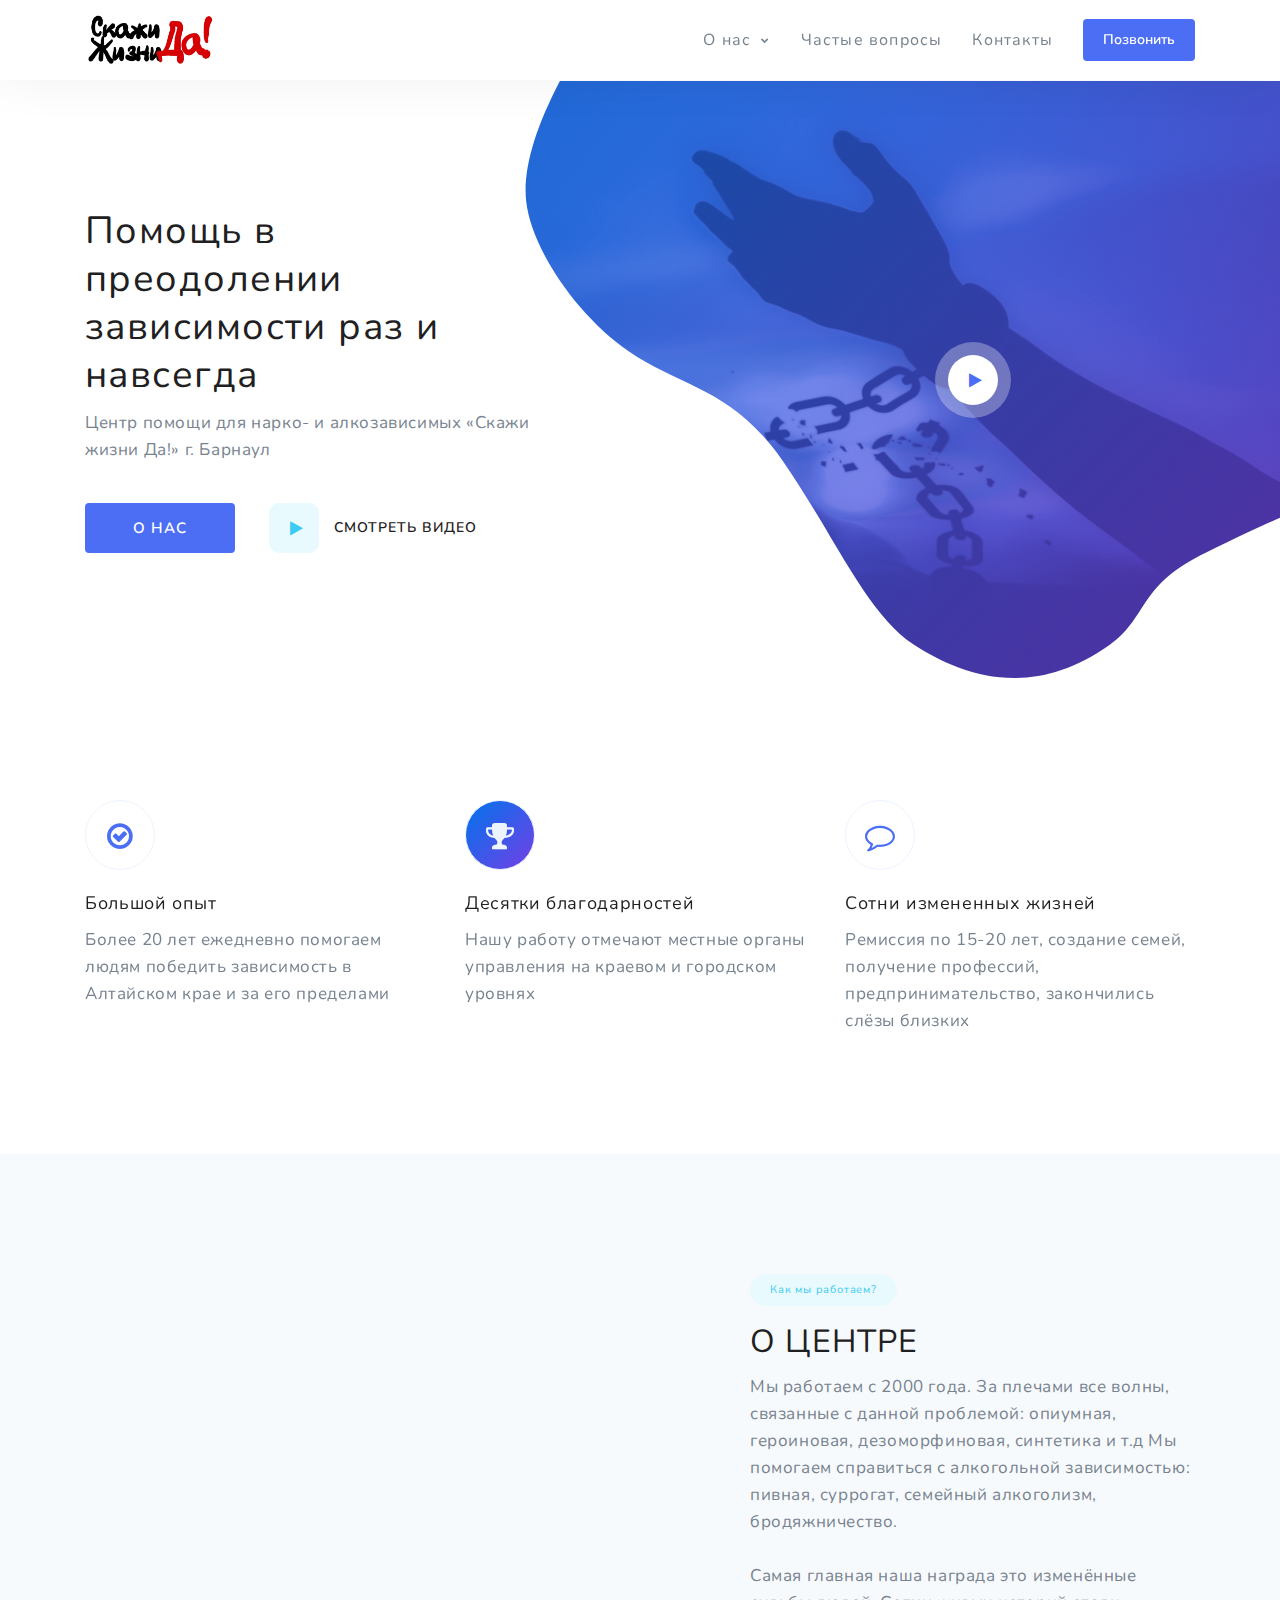
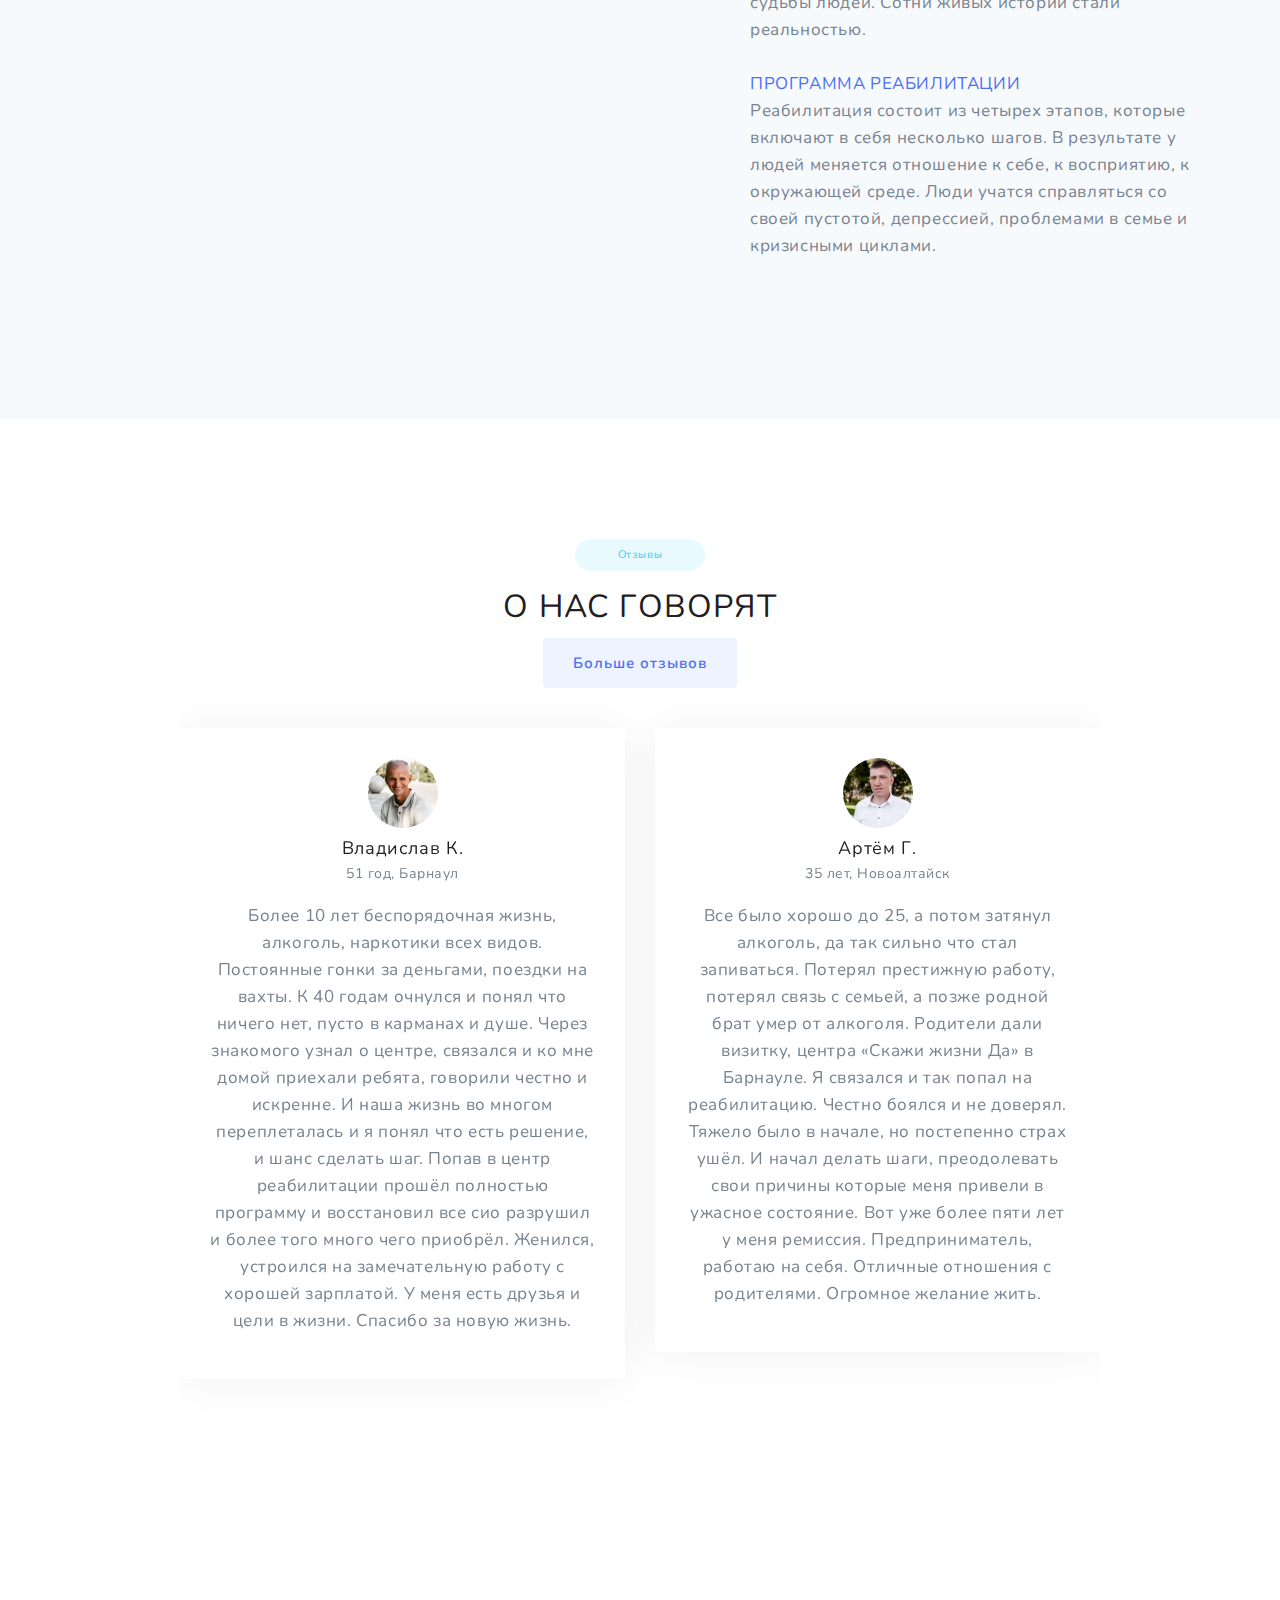
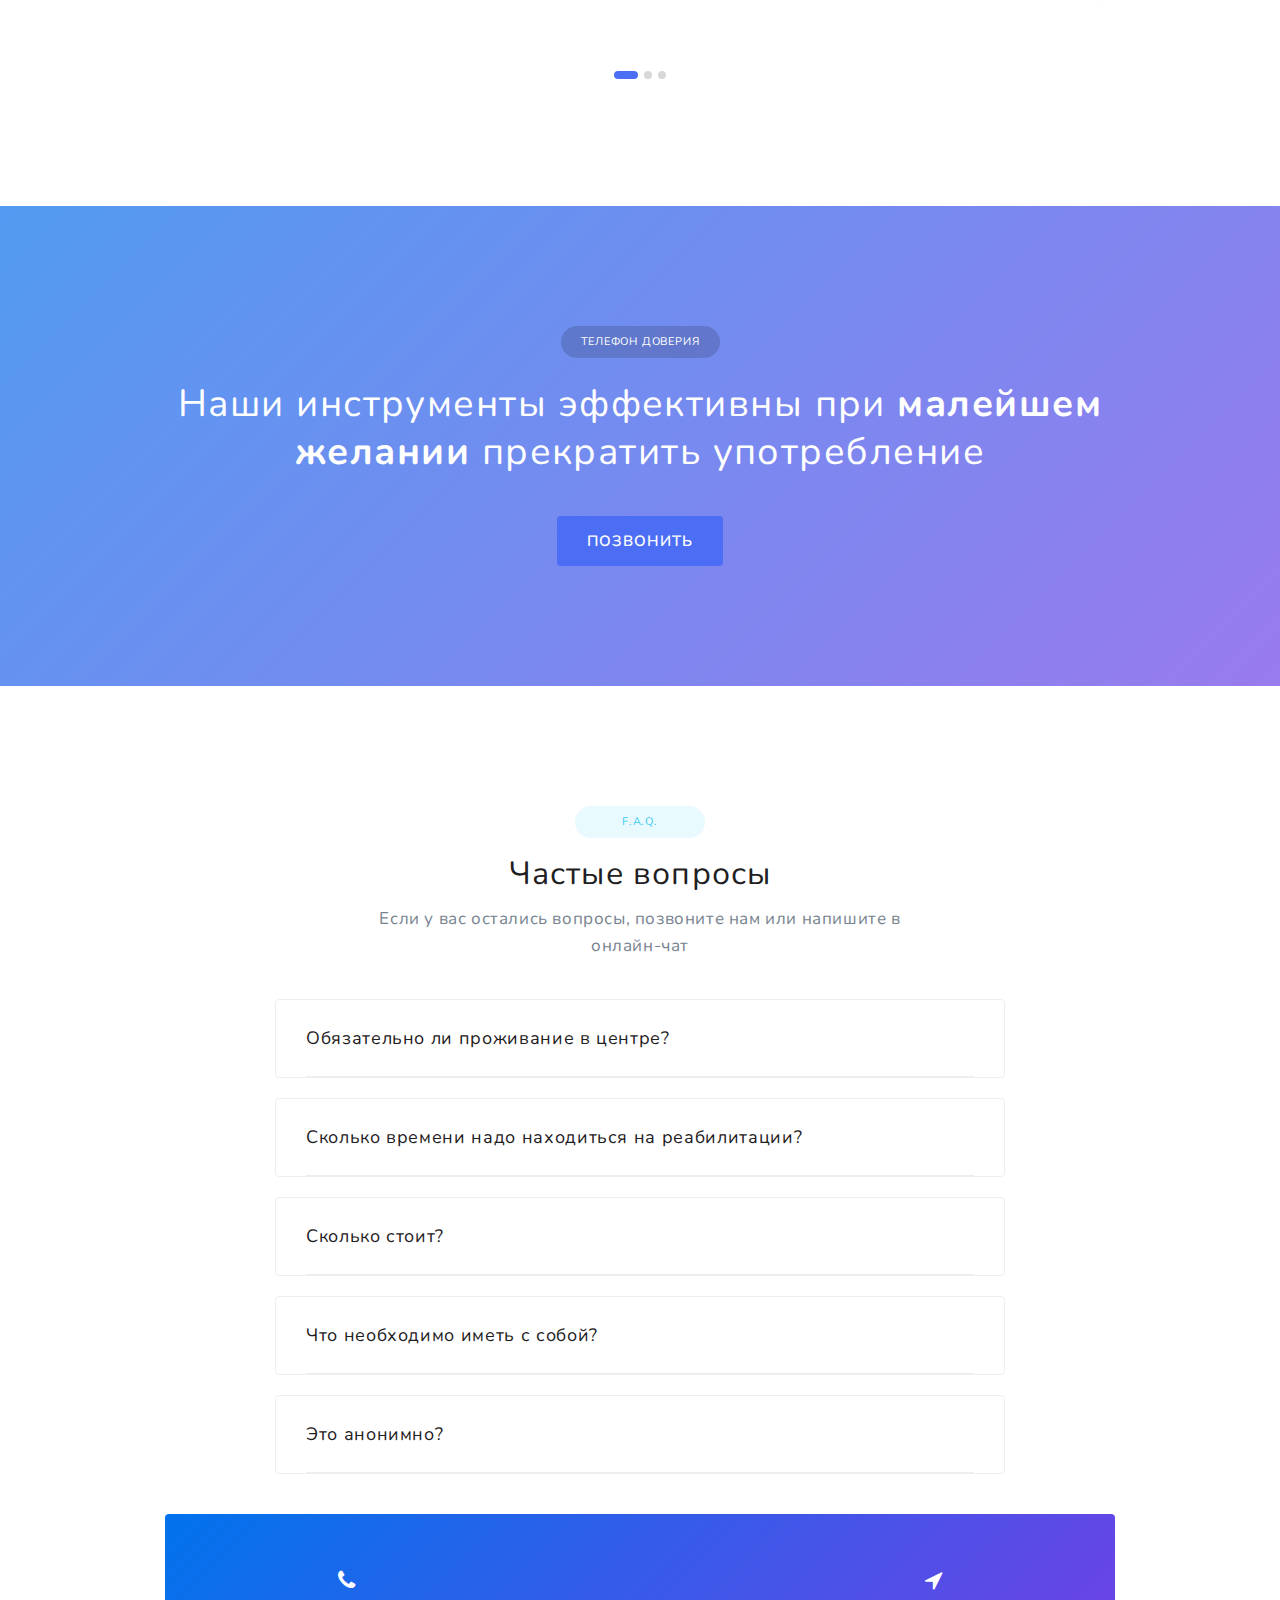
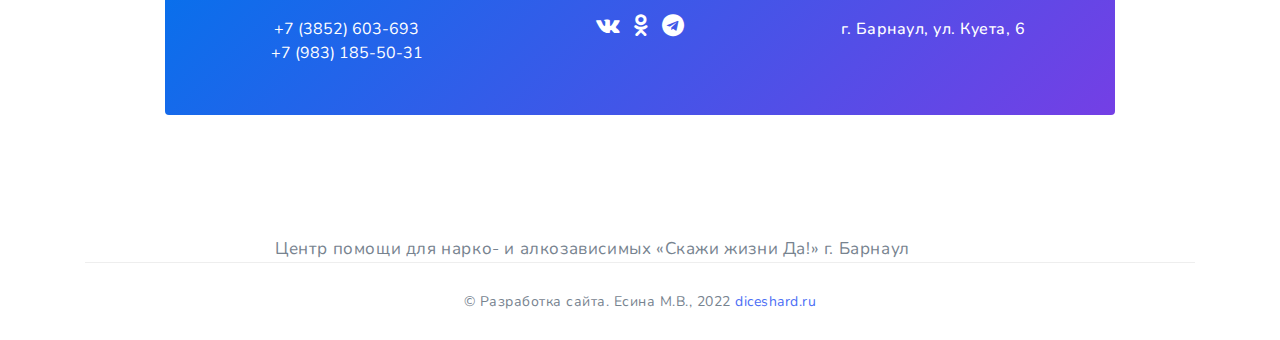
<file: index.html>
<!DOCTYPE html>
<html lang="en">
<head>
	<meta charset="UTF-8">
	<meta http-equiv="X-UA-Compatible" content="IE=edge">
	<meta name="viewport" content="width=device-width, initial-scale=1">
	<title>Центр помощи для нарко- и алкозависимых «Скажи жизни Да!» г. Барнаул</title>
	<meta name="description" content="Реабилитационный центр Барнаул - Скажи жизни да" />
	<meta name="keywords" content="Реабилитация, зависимость, наркомания, алкоголизм, курение, Барнаул, реабилитационный центр" />
	<meta name="author" content="tempload" />

	<!-- Favicon -->
	<link rel="icon" type="image/png" href="assets/images/favicon/favicon.png" />

	<!-- Bootstrap & Plugins CSS -->
	<link href="assets/css/bootstrap.min.css" rel="stylesheet" type="text/css">
	<link href="assets/css/owl.carousel.min.css" rel="stylesheet" type="text/css">
	<link href="assets/css/owl.theme.default.min.css" rel="stylesheet" type="text/css">
	<link href="assets/css/modal-video.min.css" rel="stylesheet" type="text/css">


	<!-- Custom CSS -->
	<link href="assets/css/theme.css" rel="stylesheet" type="text/css">
	<link rel="stylesheet" href="assets/font-awesome/css/font-awesome.css">

<!-- Yandex.Metrika counter -->
<script type="text/javascript" >
   (function(m,e,t,r,i,k,a){m[i]=m[i]||function(){(m[i].a=m[i].a||[]).push(arguments)};
   m[i].l=1*new Date();k=e.createElement(t),a=e.getElementsByTagName(t)[0],k.async=1,k.src=r,a.parentNode.insertBefore(k,a)})
   (window, document, "script", "https://mc.yandex.ru/metrika/tag.js", "ym");

   ym(89808483, "init", {
        clickmap:true,
        trackLinks:true,
        accurateTrackBounce:true,
        webvisor:true
   });
</script>
<noscript><div><img src="https://mc.yandex.ru/watch/89808483" style="position:absolute; left:-9999px;" alt="" /></div></noscript>
<!-- /Yandex.Metrika counter -->

	<meta name="yandex-verification" content="69af755bdc505130" />
	<meta name='wmail-verification' content='3127f75cfb8e3200f8960efeb0a1d791' />
	<meta name="google-site-verification" content="ciTFraNgymQq79jHUOJ_GLq-bGy5_kTM2StdincbMew" />

</head>
<body>


	<!-- ***** Preloader Start ***** -->
	<div id="preloader">
		<div id="loader" class="spinner">
			<div id="shadow"></div>
			<div id="box"></div>
		</div>
	</div>
	<!-- ***** Preloader End ***** -->


	<!-- Header Start -->
	<header class="main-nav-container box">
		<div class="container">
			<div class="row">
				<div class="col-lg-12">
					<div class="main-nav">
						<!-- Logo Start -->
						<a href="/" class="logo pull-left d-flex align-items-center" style="text-decoration: none">
							<img src="assets/images/logo/logo.svg" alt="" width="130" class="logo-img">
						</a>
						<!-- Logo End -->

						<!-- Navigation Start -->
						<nav class="menu pull-right">
							<ul class="menu-container list-unstyled d-flex align-items-center">
								<!-- Mega Menu Start -->
								<li class="menu-item open-mini-menu">
									<a class="nav-link submenu-icon" href="javascript:;">О нас</a>
									<div class="mini-menu box overflow-hidden rounded-bottom">
										<div class="row no-gutters">
											<div class="col-lg-6">
												<div class="mini-menu-img imgfix overlay-gradient opacity-80">
													<img src="assets/images/photos/welcome/b1.jpg" alt="">
													<div class="content text-center p-25">
														<h3 class="text-white">Измени свою жизнь уже сейчас!</h3>
														<p class="text-white m-b-20">Звонки анонимны</p>
														<a href="tel:+79831855031" class="button button-success transition-3d-hover text-uppercase">Позвонить</a>
													</div>
												</div>
											</div>
											<div class="col-lg-6 p-l-r-10">
												<a href="#about" class="icon-item border-bottom d-flex justify-content-start align-items-center">
													<div class="text">
														<h6>О центре</h6>
													</div>
												</a>
												<a href="#feedback" class="icon-item border-bottom d-flex justify-content-start align-items-center">
													<div class="text">
														<h6>Отзывы</h6>
													</div>
												</a>
												<a href="materials.html" class="icon-item border-bottom d-flex justify-content-start align-items-center">
													<div class="text">
														<h6>Памятка родителям</h6>
													</div>
												</a>
											</div>
										</div>
									</div>
								</li>
								<!-- Mega Menu End -->

								<!-- Mini Menu Start -->
								<li class="menu-item">
									<a class="nav-link" href="#faq">Частые вопросы</a>
								</li>
								<!-- Mini Menu End -->

								<!-- Mini Menu Start -->
								<li class="menu-item">
									<a class="nav-link" href="#contact">Контакты</a>
								</li>
								<!-- Mini Menu End -->

								<li class="menu-item d-none d-lg-block">
									<a class="nav-button transition-3d-hover" href="tel:+79831855031" target="_blank">Позвонить</a>
								</li>
							</ul>
						</nav>
						<!-- Navigation End -->

						<a class="menu-trigger">
							<span>Меню</span>
						</a>
					</div>
				</div>
			</div>
		</div>
	</header>
	<!-- Header End -->


	<!-- Welcome Start -->
	<section class="welcome-overlay d-flex align-items-center m-t-80">
		<div class="background">
			<div class="bg-image imgfix overlay-gradient opacity-70">
				<img src="assets/images/photos/2.jpg" alt="">
			</div>
			<div class="bg-1">
				<img src="assets/images/welcome/1.svg" alt="">
			</div>
		</div>
		<div class="content">
			<div class="container">
				<div class="row">
					<div class="col-lg-5">
						<h1 class="m-b-10">Помощь в преодолении зависимости раз и навсегда</h1>
						<p class="m-b-40">Центр помощи для нарко- и алкозависимых «Скажи жизни Да!» г. Барнаул</p>
						<div class="buttons d-flex align-items-center">
							<a href="#about" class="button button-primary transition-3d-hover m-r-30 sm-m-r-0">О НАС</a>
							<a data-video-id="_M1IY6VPi_w" class="video-button oval js-video-btn ml-1 cursor-pointer">
								<div class="play"><i class="fa fa-play"></i></div>
								<span class="video-btn-text">СМОТРЕТЬ ВИДЕО</span>
							</a>
						</div>
					</div>
					<div class="offset-lg-2 col-lg-5 d-flex align-items-center justify-content-center">
						<a data-video-id="_M1IY6VPi_w" class="play-button center-center js-video-btn cursor-pointer">
							<i class="fa fa-play"></i>
						</a>
					</div>
				</div>
			</div>
		</div>
	</section>
	<!-- Welcome End -->
	<!-- Features Start -->
	<section class="p-t-120 p-b-90">
		<div class="container">
			<div class="row">
				<!-- item start -->
				<div class="col-lg-4 col-md-6 col-12 m-b-30" data-scroll-reveal="enter bottom move 50px over 0.6s after 0.2s">
					<div class="features-white-circle gradient">
						<div class="icon m-b-20">
							<i class="fa fa-check-circle-o"></i>
						</div>
						<h5 class="m-b-10">Большой опыт</h5>
						<p>Более 20 лет ежедневно помогаем людям победить зависимость в Алтайcком крае и за его пределами </p>
					</div>
				</div>
				<!-- item end -->

				<!-- item start -->
				<div class="col-lg-4 col-md-6 col-12 m-b-30" data-scroll-reveal="enter bottom move 50px over 0.6s after 0.4s">
					<div class="features-white-circle gradient active">
						<div class="icon m-b-20">
							<i class="fa fa-trophy"></i>
						</div>
						<h5 class="m-b-10">Десятки благодарностей</h5>
						<p>Нашу работу отмечают местные органы управления на краевом и городском уровнях</p>
					</div>
				</div>
				<!-- item end -->

				<!-- item start -->
				<div class="col-lg-4 col-md-6 col-12 m-b-30" data-scroll-reveal="enter bottom move 50px over 0.6s after 0.6s">
					<div class="features-white-circle gradient">
						<div class="icon m-b-20">
							<i class="fa fa-comment-o"></i>
						</div>
						<h5 class="m-b-10">Сотни измененных жизней</h5>
						<p>Ремиссия по 15-20 лет, создание семей, получение профессий, предпринимательство, закончились слёзы близких</p>
					</div>
				</div>
				<!-- item end -->

			</div>
		</div>
	</section>
	<!-- Features End -->


	<!-- About Start -->
	<section class="p-t-120 p-b-120 section-blue" id="about">
		<div class="container">
			<div class="row d-flex align-items-center">
				<!-- left column start -->
				<div class="col-lg-6 sm-margin-bottom-30">
					<div class="row">
						<div class="col-6">
							<div class="h-small rounded overflow-hidden imgfix-animate m-b-30" data-scroll-reveal="enter left move 50px over 0.6s after 0.2s">
								<img src="assets/images/photos/about/01.jpg" alt="">
							</div>
							<div class="h-large rounded overflow-hidden imgfix-animate" data-scroll-reveal="enter left move 50px over 0.6s after 0.2s">
								<img src="assets/images/photos/about/02.jpg" alt="">
							</div>
						</div>
						<div class="col-6">
							<div class="h-large rounded overflow-hidden imgfix-animate m-b-30" data-scroll-reveal="enter right move 50px over 0.6s after 0.2s">
								<img src="assets/images/photos/about/03.jpg" alt="">
							</div>
							<div class="h-small rounded overflow-hidden imgfix-animate" data-scroll-reveal="enter right move 50px over 0.6s after 0.2s">
								<img src="assets/images/photos/about/04.jpg" alt="">
							</div>
						</div>
					</div>
				</div>
				<!-- left column end -->

				<!-- right column start -->
				<div class="offset-lg-1 col-lg-5">
					<div class="header-badge m-b-15">Как мы работаем?</div>
					<h2 class="m-b-10 text-uppercase">О центре</h2>
					<p class="m-b-40">Мы работаем с 2000 года.
За плечами все волны, связанные с данной проблемой: опиумная, героиновая, дезоморфиновая, синтетика и т.д
Мы помогаем справиться с алкогольной зависимостью: пивная, суррогат, семейный алкоголизм, бродяжничество.
						<br><br>
Самая главная наша награда это изменённые судьбы людей. Сотни живых историй стали реальностью.
<br><br><span class="text-color-primary text-uppercase">Программа реабилитации</span><br>
Реабилитация состоит из четырех этапов, которые включают в себя несколько шагов.
						В результате у людей меняется отношение к себе, к восприятию, к окружающей среде. Люди учатся справляться со своей пустотой, депрессией, проблемами в семье и кризисными циклами.
</p>
				</div>
				<!-- right column end -->
			</div>
		</div>
	</section>
	<!-- About End -->


	<!-- Clients Start -->
	<section class="p-t-120 p-b-120" id="feedback">
		<div class="container">
			<div class="row text-center">
				<div class="offset-lg-3 col-lg-6">
					<div class="header-badge m-b-15">Отзывы</div>
					<h2 class="m-b-10 text-uppercase">О нас говорят</h2>
					<a href="https://yandex.ru/maps/197/barnaul/?ll=83.649661%2C53.312331&mode=poi&poi%5Bpoint%5D=83.649015%2C53.312415&poi%5Buri%5D=ymapsbm1%3A%2F%2Forg%3Foid%3D186189930567&tab=reviews&z=18.69" target="_blank" class="button button-primary-soft transition-3d-hover">Больше отзывов</a>
				</div>
			</div>
			<div class="row">
				<div class="offset-lg-1 col-lg-10">
					<div class="slider-2-col owl-carousel blue-dots padding-slider">
						<!-- item start -->
						<div class="box rounded p-30 text-center">
							<div class="profile-photo d-inline-block rounded-circle overflow-hidden">
								<img src="assets/images/photos/profile/70/1.jpg" alt="">
							</div>
							<h5>Владислав К.</h5>
							<span class="d-block m-b-15">51 год, Барнаул</span>
							<p class="m-b-15">Более 10 лет беспорядочная жизнь, алкоголь, наркотики всех видов. Постоянные гонки за деньгами, поездки на вахты. К 40 годам очнулся и понял что ничего нет, пусто в карманах и душе. Через знакомого узнал о центре, связался и ко мне домой приехали ребята, говорили честно и искренне. И наша жизнь во многом переплеталась и я понял что есть решение, и шанс сделать шаг. Попав в центр реабилитации прошёл полностью программу и восстановил все сио разрушил и более того много чего приобрёл. Женился, устроился на замечательную работу с хорошей зарплатой. У меня есть друзья и цели в жизни. Спасибо за новую жизнь.</p>
						</div>
						<!-- item end -->

						<!-- item start -->
						<div class="box rounded p-30 text-center">
							<div class="profile-photo d-inline-block rounded-circle overflow-hidden">
								<img src="assets/images/photos/profile/70/2.jpg" alt="">
							</div>
							<h5>Артём Г.</h5>
							<span class="d-block m-b-15">35 лет, Новоалтайск</span>
							<p class="m-b-15">Все было хорошо до 25, а потом затянул алкоголь, да так сильно что стал запиваться. Потерял престижную работу, потерял связь с семьей, а позже родной брат умер от алкоголя.
Родители дали визитку, центра «Скажи жизни Да» в Барнауле. Я связался и так попал на реабилитацию. Честно боялся и не доверял. Тяжело было в начале, но постепенно страх ушёл. И начал делать шаги, преодолевать свои причины которые меня привели в ужасное состояние. Вот уже более пяти лет у меня ремиссия. Предприниматель, работаю на себя. Отличные отношения с родителями. Огромное желание жить.</p>
						</div>
						<!-- item end -->

						<!-- item start -->
						<div class="box rounded p-30 text-center">
							<div class="profile-photo d-inline-block rounded-circle overflow-hidden">
								<img src="assets/images/photos/profile/70/3.jpg" alt="">
							</div>
							<h5>Влад Б.</h5>
							<span class="d-block m-b-15">52 года, Новосибирск</span>
							<p class="m-b-15">Около 20 лет наркозависимость, потеря отношений со всеми родственниками. Потерял весь смысл жизни. Так привык жить под наркотиками, что даже не мог представить как можно по другому. Страх бросить, потому что не верил что получится, и не понимал и что дальше. 20 лет это большой стаж. Привычки, мысли, окружение и образ жизни. Слёзы матери, меня все таки побудили по интересоваться как можно выйти из этого. Мама была в возрасте, и для меня это стало сильным толчком. Вдруг получится.
Встретил знакомого, которого очень хорошо знал и до и после. И был в шоке, как он изменился. Рассказал что уже больше года как вернулся из Барнаула, центра помощи. И ему сильно помогли. Он созвонился и на следующий день я поехал. Был удивлён отношением ко мне, ведь я наркоман конченый. Изо дня в день мне было не легко, но с помощью ребят справлялся со своими трудностями. И вот уже 9 лет, я веду трезвый образ жизни. Я знаю что такое счастье и настоящая радость.</p>
						</div>
						<!-- item end -->

						<!-- item start -->
						<div class="box rounded p-30 text-center">
							<div class="profile-photo d-inline-block rounded-circle overflow-hidden">
								<img src="assets/images/photos/profile/70/4.jpg" alt="">
							</div>
							<h5>Евгения С. </h5>
							<span class="d-block m-b-15">38 лет, Барнаул</span>
							<p class="m-b-15">Родилась не далеко столицы края, жизнь как жизнь. Молодой возраст, хотелось интересоваться чем-то, узнавать новые ощущения. И так я попробовала наркотики, как обычно, думала, попробовала и брошу. Но не тут то было, затянуло, хотелось покончить жизнью.
Проблема стала очевидна родителям и родственникам. Узнали о таком центре в городе, и помогли мне туда уехать. Не знала куда, зачем, до конца не понимала, что дальше. Но буквально на следующий день мне стало спокойно, и что удивительно у меня не было ломки, сон быстро восстановился. И я стала проходить программу, счастью родителей не было предела. Моя жизнь наполнилась красками, творчеством и активностью. Через три года я вышла замуж и стала мамой. 10 лет я живу полноценней жизнью и счастлива. Не вспоминая все прошлое. Спасибо центру за помощь.</p>
						</div>
						<!-- item end -->
						<!-- item start -->
						<div class="box rounded p-30 text-center">
							<div class="profile-photo d-inline-block rounded-circle overflow-hidden">
								<img src="assets/images/photos/profile/70/5.jpg" alt="">
							</div>
							<h5>Алексндр П.</h5>
							<span class="d-block m-b-15">47 лет, Барнаул </span>
							<p class="m-b-15">47 лет, Барнаул
В 90х замотало по полной, криминал, улица, наркотики. Несколько отбываний в местах не столь отдаленных. В суматохе жизни, женился и родили ребёнка. Было страшно за будущее сына. Все развалилось спусти три года. Я опять в тюрьме. Вышел и за старое..
И вот сижу разбитый, худой, смерть перед глазами. И здесь товарищ рассказывает о центре. И тут что-то нашло на меня, и тут же поехал. Что мне помогло добиться результата? Это больная пропасть и решение. Это мне дало сильный толчок. Сегодня восстановил отношения семьей, сын не нарадуется, я высококвалифицированный специалист, с хорошей зарплатой. Жизнь кипит, все отлично. Уже 8 лет и только вперёд!</p>
						</div>
						<!-- item end -->

					</div>
				</div>
			</div>
		</div>
	</section>
	<!-- Clients End -->


	<!-- Parallax Start -->
	<section class="parallax overlay-gradient opacity-70" data-image-src="assets/images/photos/5.jpg">
		<div class="content">
			<div class="container">
				<div class="row text-center">
					<div class=" col-lg-12">
						<div class="header-badge-black m-b-15 text-uppercase">Телефон доверия</div>
						<h1 class="display-5 text-white m-b-40">Наши инструменты эффективны при <strong>малейшем желании</strong> прекратить употребление </h1>
						<a href="tel:+79831855031" class="button button-primary transition-3d-hover text-uppercase">Позвонить</a>
					</div>
				</div>
			</div>
		</div>
	</section>
	<!-- Parallax End -->

		<!-- Faq Start -->
	<section class="p-t-120 p-b-100" id="faq">
		<div class="container">
			<div class="row text-center">
				<div class="offset-lg-3 col-lg-6">
					<div class="header-badge m-b-15">F.A.Q.</div>
					<h2 class="m-b-10">Частые вопросы</h2>
					<p class="m-b-40">Если у вас остались вопросы, позвоните нам или напишите в онлайн-чат</p>
				</div>
			</div>
			<div class="row">
				<div class="offset-lg-2 col-lg-8">
					<div class="faq" id="accordion">
						<div class="card">
							<div class="card-header" id="faqHeading-1">
								<div class="mb-0">
									<h5 class="faq-title" data-toggle="collapse" data-target="#faqCollapse-1" data-aria-expanded="true" data-aria-controls="faqCollapse-1">
										Обязательно ли проживание в центре?
									</h5>
								</div>
							</div>
							<div id="faqCollapse-1" class="collapse" aria-labelledby="faqHeading-1" data-parent="#accordion">
								<div class="card-body">
									<p>У нас проходят встречи и консультации, которые помогают в ряде вопросов. А также есть группы для тех, кто был на реабилитации, поддержка для социализации.
Курс реабилитации только стационарно, проживая в самом центре. </p>
								</div>
							</div>
						</div>
						<div class="card">
							<div class="card-header" id="faqHeading-2">
								<div class="mb-0">
									<h5 class="faq-title" data-toggle="collapse" data-target="#faqCollapse-2" data-aria-expanded="false" data-aria-controls="faqCollapse-2">
										Сколько времени надо находиться на реабилитации?
									</h5>
								</div>
							</div>
							<div id="faqCollapse-2" class="collapse" aria-labelledby="faqHeading-2" data-parent="#accordion">
								<div class="card-body">
									<p>Программа рассчитана ориентировочно от 9-12 месяцев. Но также есть индивидуальный подход. Эффективность напрямую зависит от количества времени и качества прохождения курса.</p>
								</div>
							</div>
						</div>
						<div class="card">
							<div class="card-header" id="faqHeading-3">
								<div class="mb-0">
									<h5 class="faq-title" data-toggle="collapse" data-target="#faqCollapse-3" data-aria-expanded="false" data-aria-controls="faqCollapse-3">
										Сколько стоит?
									</h5>
								</div>
							</div>
							<div id="faqCollapse-3" class="collapse" aria-labelledby="faqHeading-3" data-parent="#accordion">
								<div class="card-body">
									<p>Помощь мы оказываем бесплатно, а именно: поддержка, консультации и все инструменты, которые входят в программу. Но есть прожиточный минимум: 370 рублей в день, которые идут на питание, коммунальные услуги и бытовые средства (если есть такая возможность у человека, который поступает). Наш смысл помочь, а не заработать! </p>
								</div>
							</div>
						</div>
						<div class="card">
							<div class="card-header" id="faqHeading-4">
								<div class="mb-0">
									<h5 class="faq-title" data-toggle="collapse" data-target="#faqCollapse-4" data-aria-expanded="false" data-aria-controls="faqCollapse-4">
										Что необходимо иметь с собой?
									</h5>
								</div>
							</div>
							<div id="faqCollapse-4" class="collapse" aria-labelledby="faqHeading-4" data-parent="#accordion">
								<div class="card-body">
									<p>Принцип тот же, как когда человек поступает в больницу. Если есть возможность у человека, это постельное бельё и сменная одежда. И документ удостоверяющий личность для заключения договора об оказании социальной помощи. </p>
								</div>
							</div>
						</div>
						<div class="card">
							<div class="card-header" id="faqHeading-5">
								<div class="mb-0">
									<h5 class="faq-title" data-toggle="collapse" data-target="#faqCollapse-5" data-aria-expanded="false" data-aria-controls="faqCollapse-5">
										Это анонимно?
									</h5>
								</div>
							</div>
							<div id="faqCollapse-5" class="collapse" aria-labelledby="faqHeading-5" data-parent="#accordion">
								<div class="card-body">
									<p>Да </p>
								</div>
							</div>
						</div>
					</div>
				</div>
			</div>
		</div>
	</section>
	<!-- Faq End -->


	<!-- Map Start -->
	<section class="p-b-120 position-relative z-i-2" id="contact">
		<div class="container">
			<div class="row">
				<div class="col-lg-12">
<!--					<div class="h-400 map-canvas sm-m-b-30 rounded overflow-hidden" data-zoom="12" data-lat="-37.811085" data-lng="144.955631" data-type="roadmap" data-hue="#ffc400" data-title="Bodrum" data-icon-path="../assets/images/marker/1.png" data-content="455 West Orchard Street<br>Kings Mountain, NC 28086<br><br><a href='mailto:support@yourbrand.com'>support@yourbrand.com</a>"></div>-->
					<script type="text/javascript" charset="utf-8" async src="https://api-maps.yandex.ru/services/constructor/1.0/js/?um=constructor%3A1869a7ca67c184e9b685bbe5b8e2a020d7dfc3834c6816906e015b0f43402365&amp;width=100%25&amp;height=400&amp;lang=ru_RU&amp;scroll=true"></script>
				</div>
				<div class="offset-1 col-10 p-50 rounded back-gradient m-t-n80">
					<div class="row text-center">
						<div class="col-lg-4 sm-m-b-30 links">
							<i class="fa fa-phone f-s-22 text-white d-block m-b-20"></i>
							<a href="tel:+73852603693" class="text-white">+7 (3852) 603-693<br></a>
							<a href="tel:+79831855031" class="text-white">+7 (983) 185-50-31</a>
						</div>
						<div class="col-lg-4 links">
							<br><br>
							<span>
								<a class="link-white-d-n f-s-14" href="https://vk.com/public214115218" target="_blank"><i class="fa fa-vk f-s-22 text-white m-b-20"></i></a>
								<a class="link-white-d-n f-s-14" href="https://ok.ru/group/70000000063218" target="_blank"><i class="fa fa-odnoklassniki f-s-22 text-white mx-2"></i></a>
								<a class="link-white-d-n f-s-14" href="https://t.me/VadimBlago" target="_blank"><i class="fa fa-telegram f-s-22 text-white m-b-20"></i></a>
							</span>
						</div>
						<div class="col-lg-4 sm-m-b-30">
							<i class="fa fa-location-arrow f-s-22 text-white d-block m-b-20"></i>
							<span class="text-white h6">г. Барнаул, ул. Куета, 6</span>
						</div>
					</div>
				</div>
			</div>
		</div>
	</section>
	<!-- Map End -->

	<button onclick="topFunction()" id="btn-up" title="Наверх"><i class="fa fa-arrow-up"></i></button>

	<!-- Footer Start -->
	<footer class="footer">
		<div class="container">
			<div class="row">
				<div class="offset-lg-2 col-lg-8">
					<p>Центр помощи для нарко- и алкозависимых «Скажи жизни Да!» г. Барнаул</p>
				</div>
			</div>

			<div class="row">
				<div class="col-lg-12 links">
					<p class="copyright text-center">© Разработка сайта. Есина М.В., 2022 <a href="https:\\diceshard.ru" class="text-color-primary">diceshard.ru</a></p>
				</div>
			</div>
		</div>
	</footer>
	<!-- Footer End -->

	<!-- jQuery -->
	<script src="assets/js/jquery-2.1.0.min.js"></script>

	<!-- Bootstrap -->
	<script src="assets/js/popper.js"></script>
	<script src="assets/js/bootstrap.min.js"></script>

	<!-- Plugins -->
	<script src="assets/js/scrollreveal.min.js"></script>
	<script src="assets/js/imgfix.min.js"></script>
	<script src="assets/js/owl.carousel.min.js"></script>
	<script src="assets/js/parallax.min.js"></script>
	<script src="assets/js/waypoints.min.js"></script>
	<script src="assets/js/jquery.counterup.min.js"></script>
	<script src="assets/js/modal-video.js"></script>
	<script src="assets/js/custom.js"></script>
	<script>window.addEventListener('DOMContentLoaded',function(){
				new ModalVideo(".js-video-btn");
			});</script>
	<script>

	</script>

	<!-- Global Init -->
	<script src="assets/js/global.js"></script>
</body>
</html>
</file>
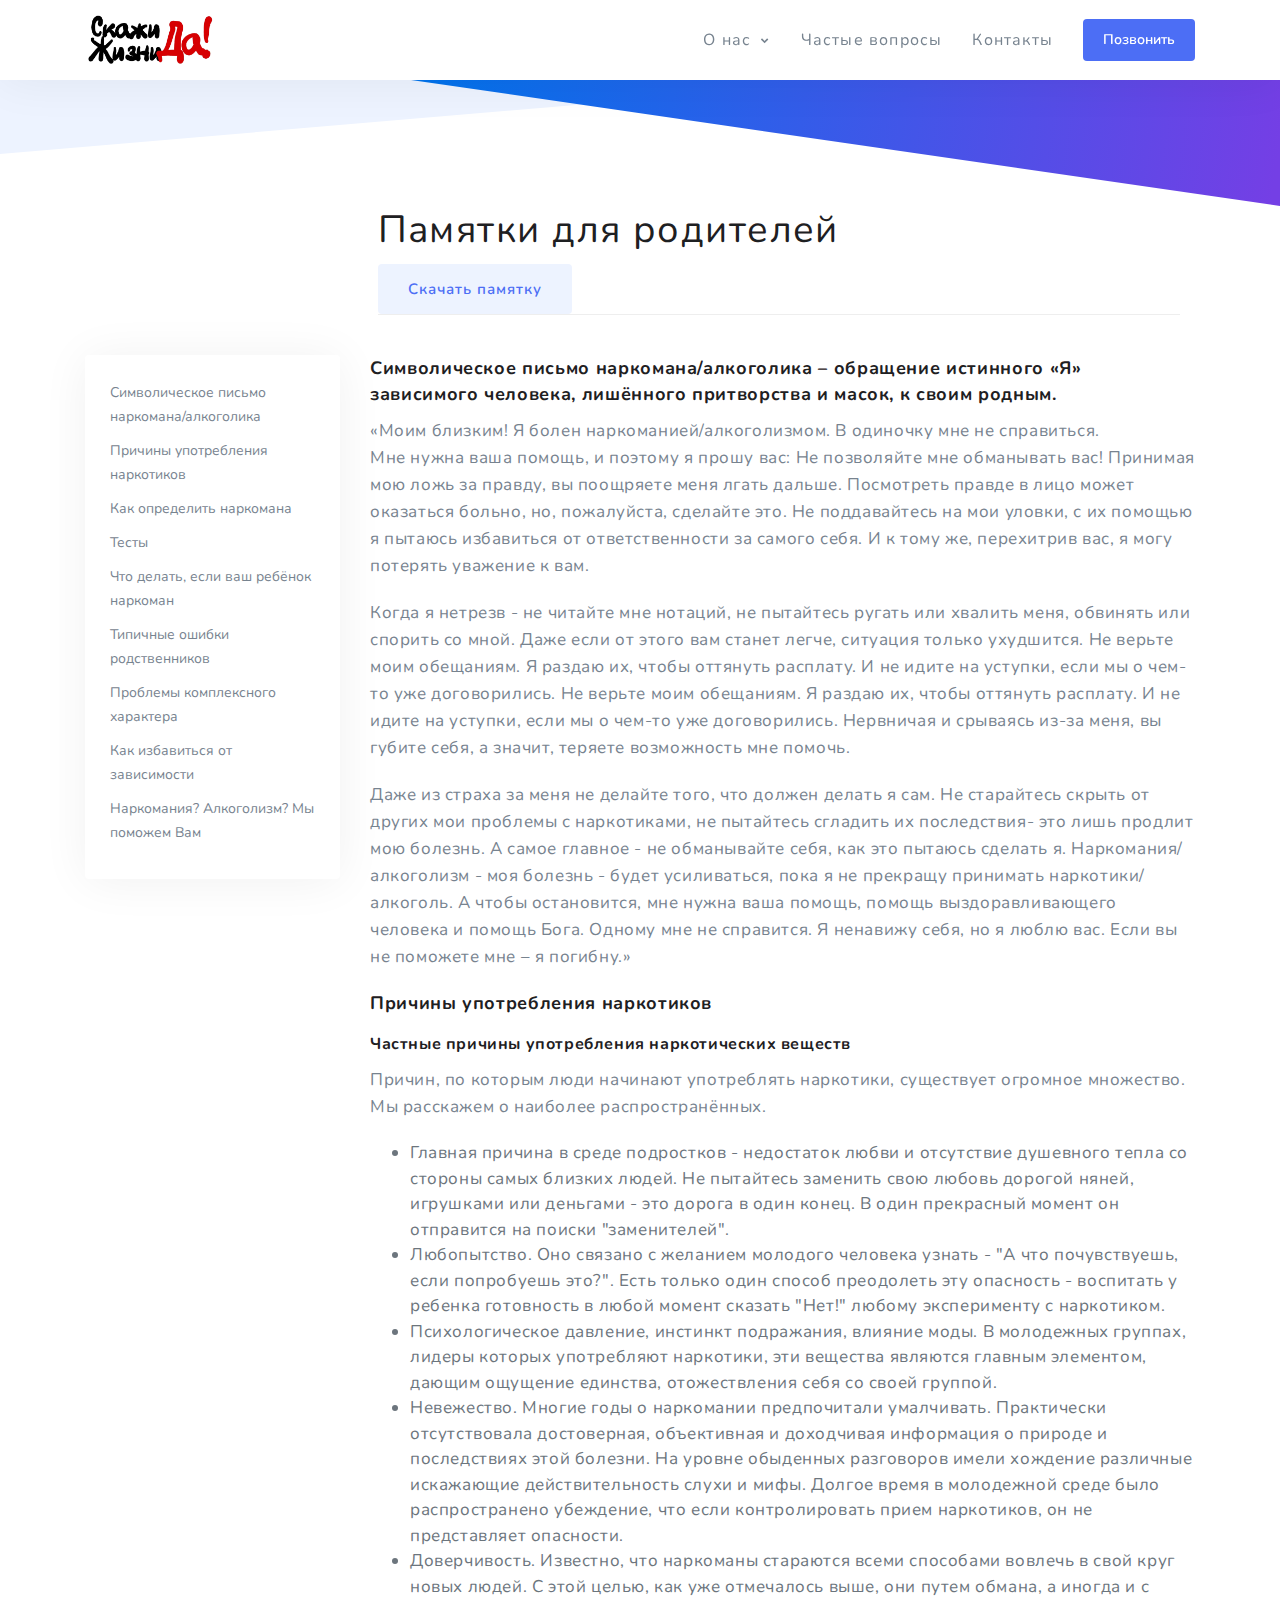
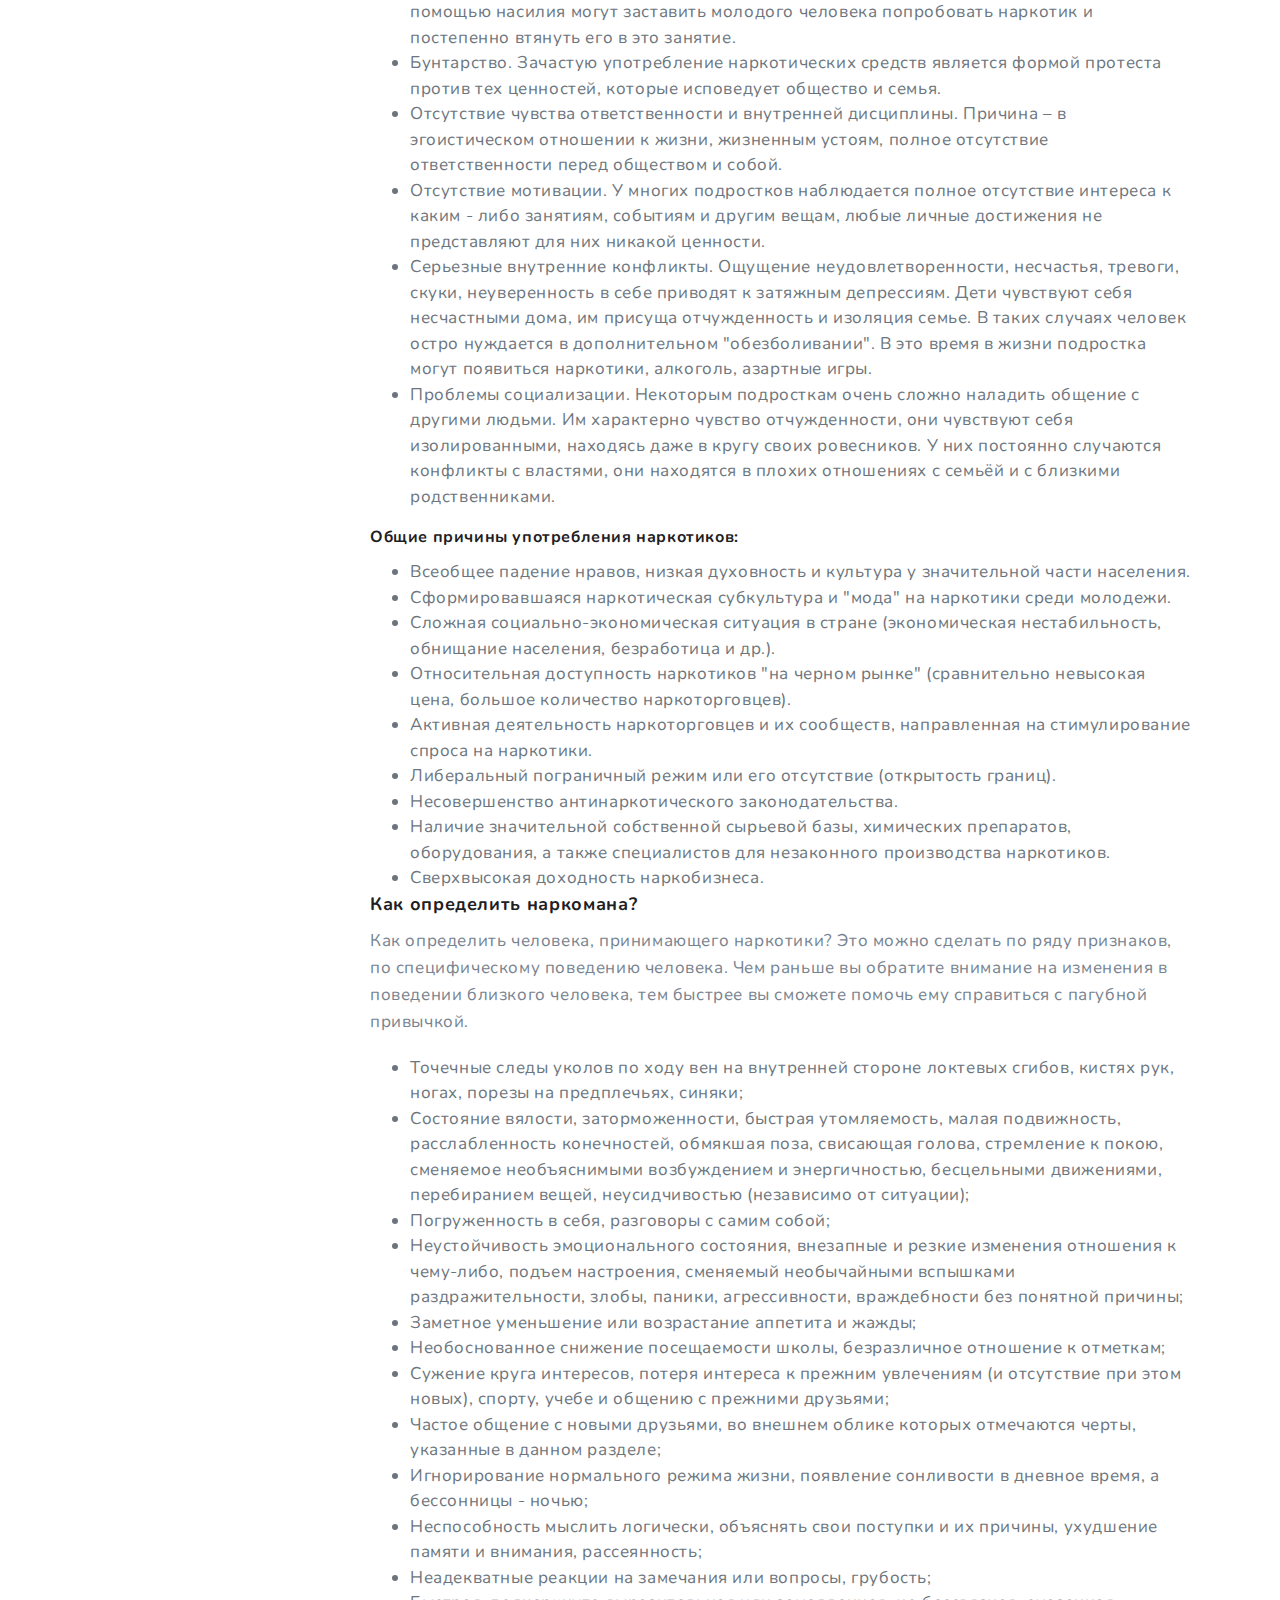
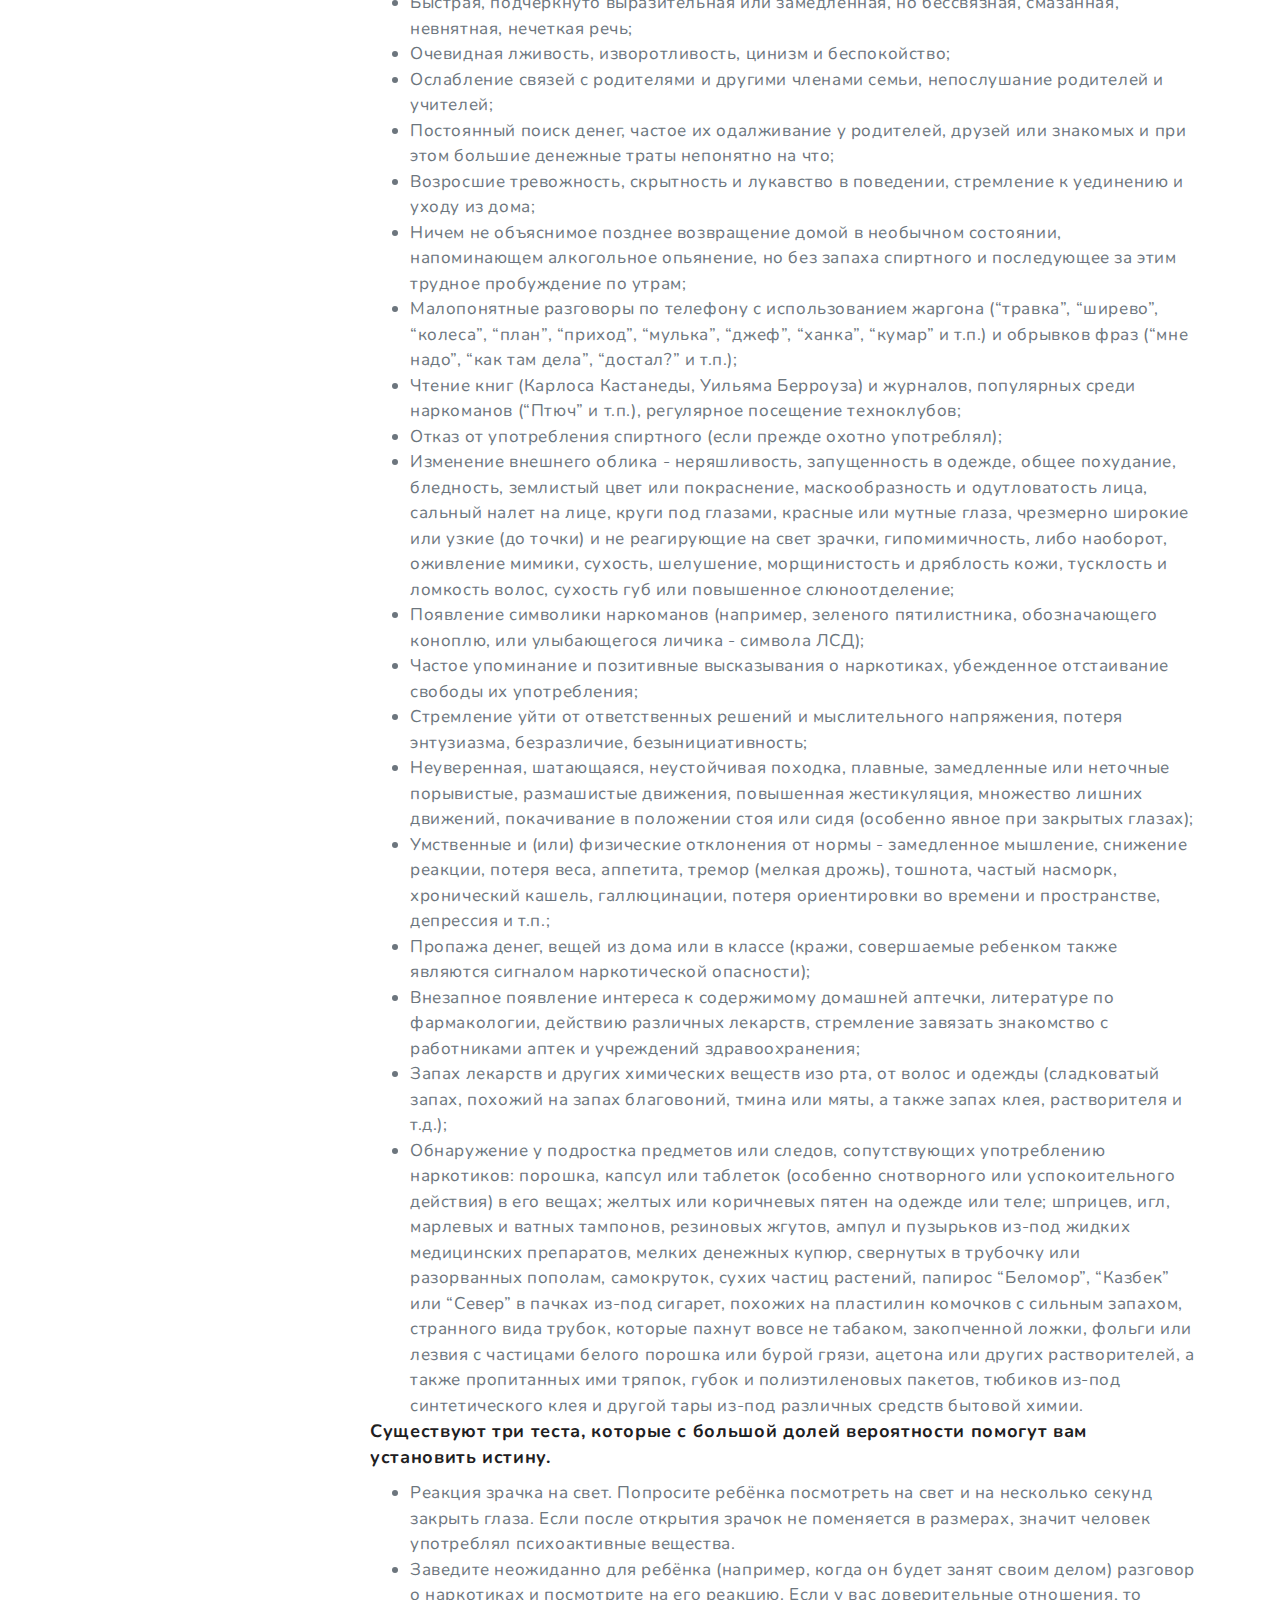
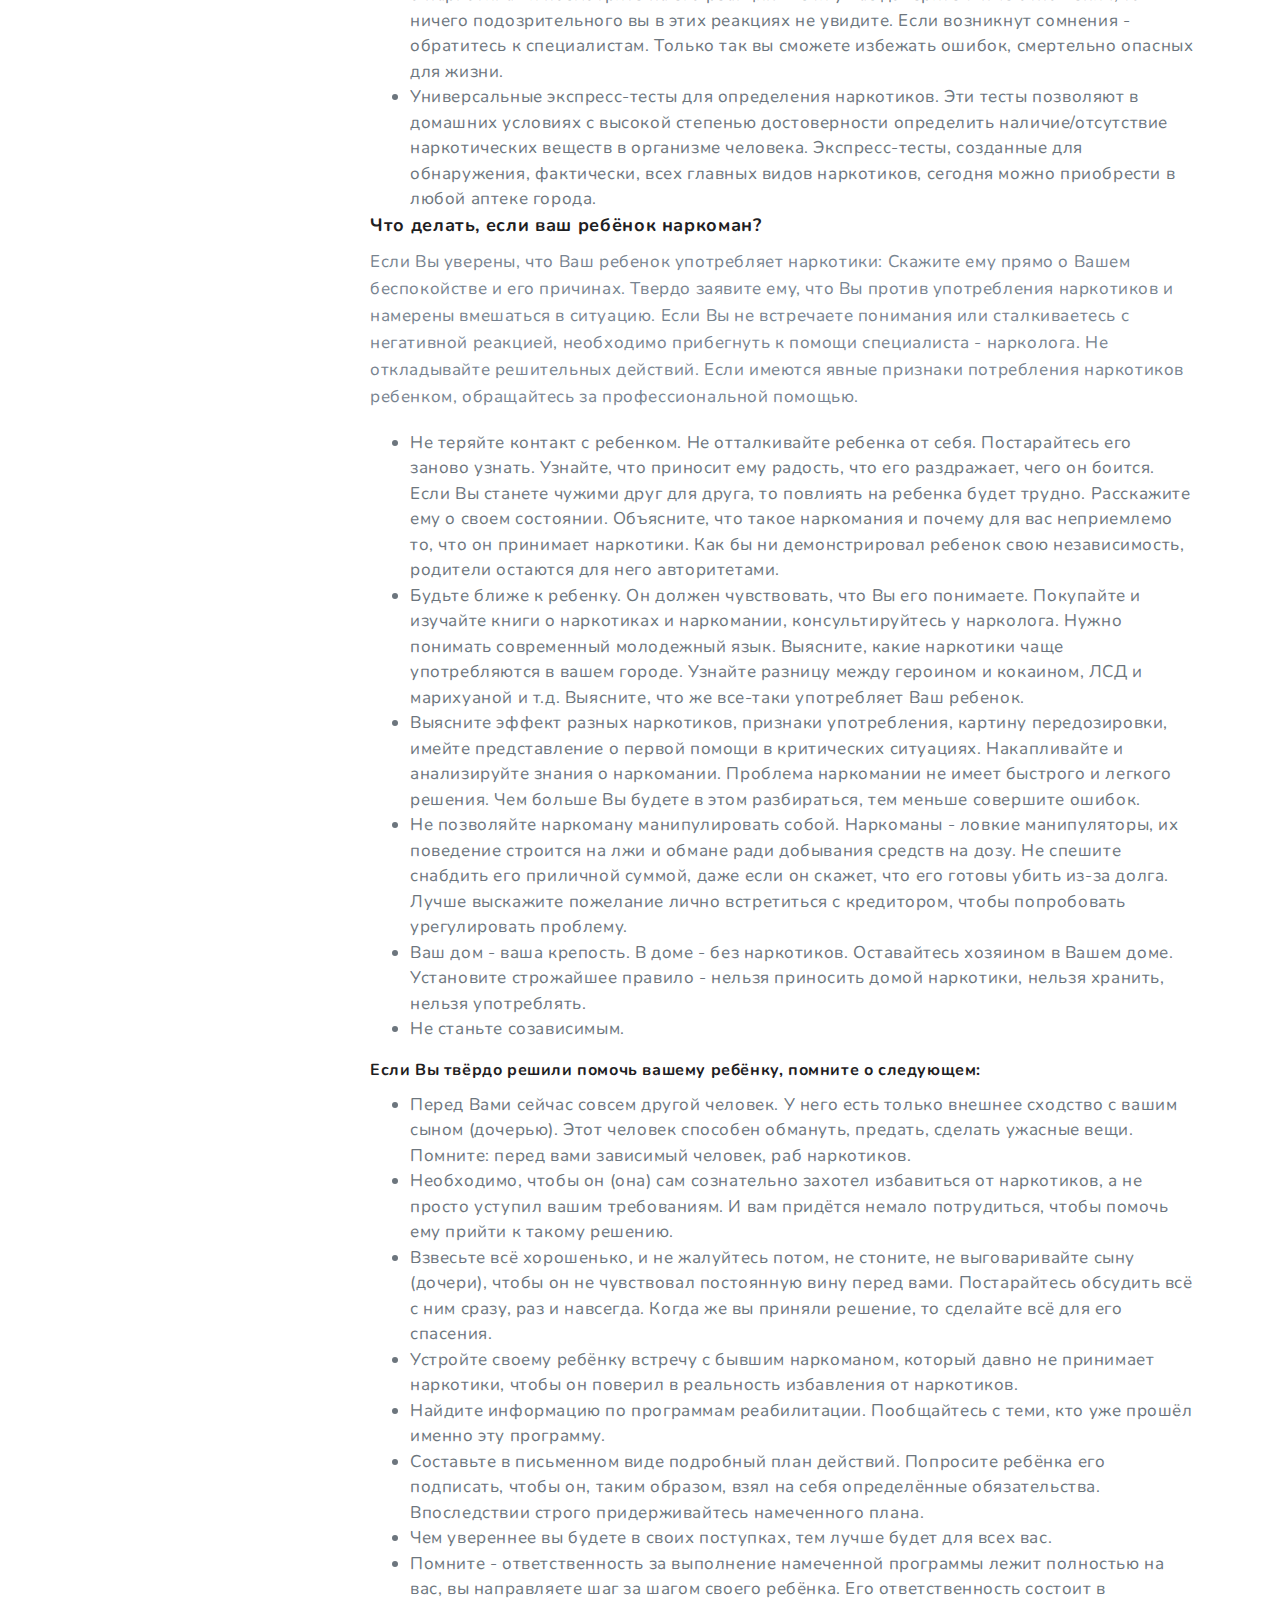
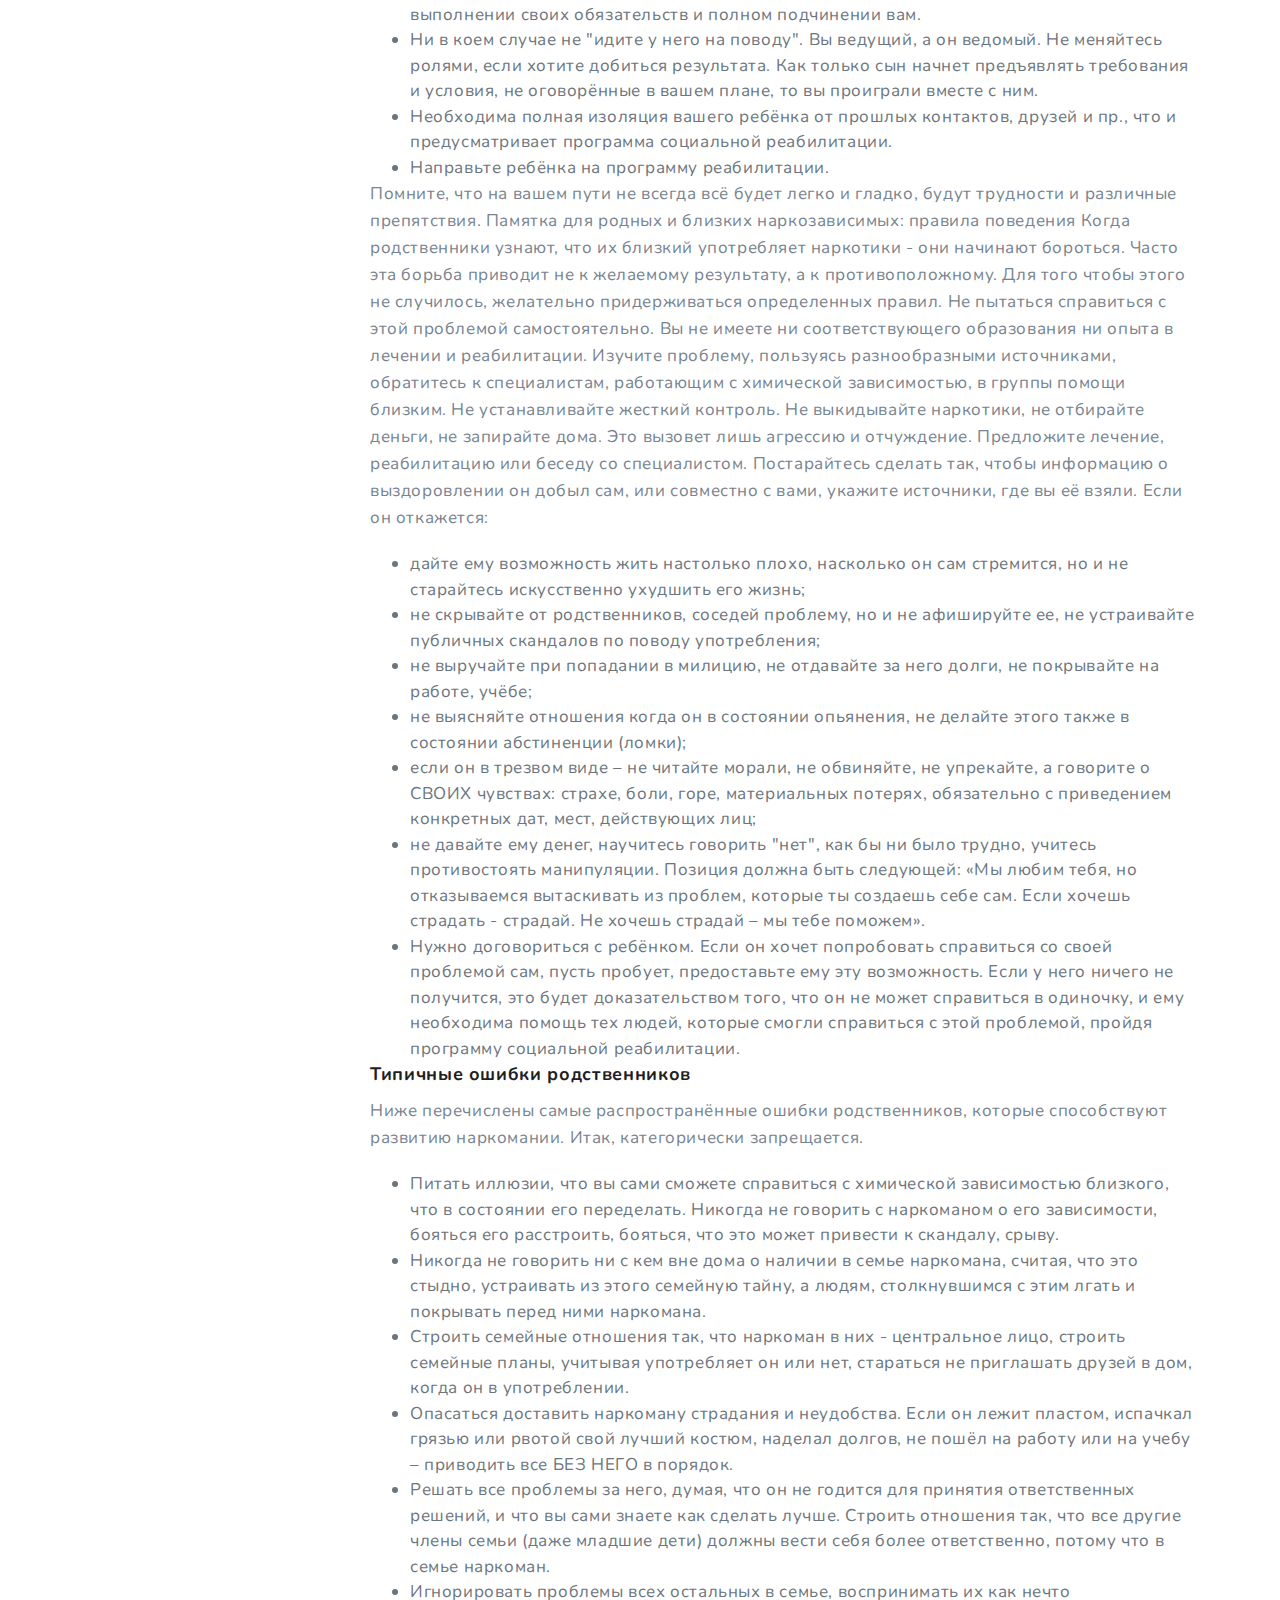
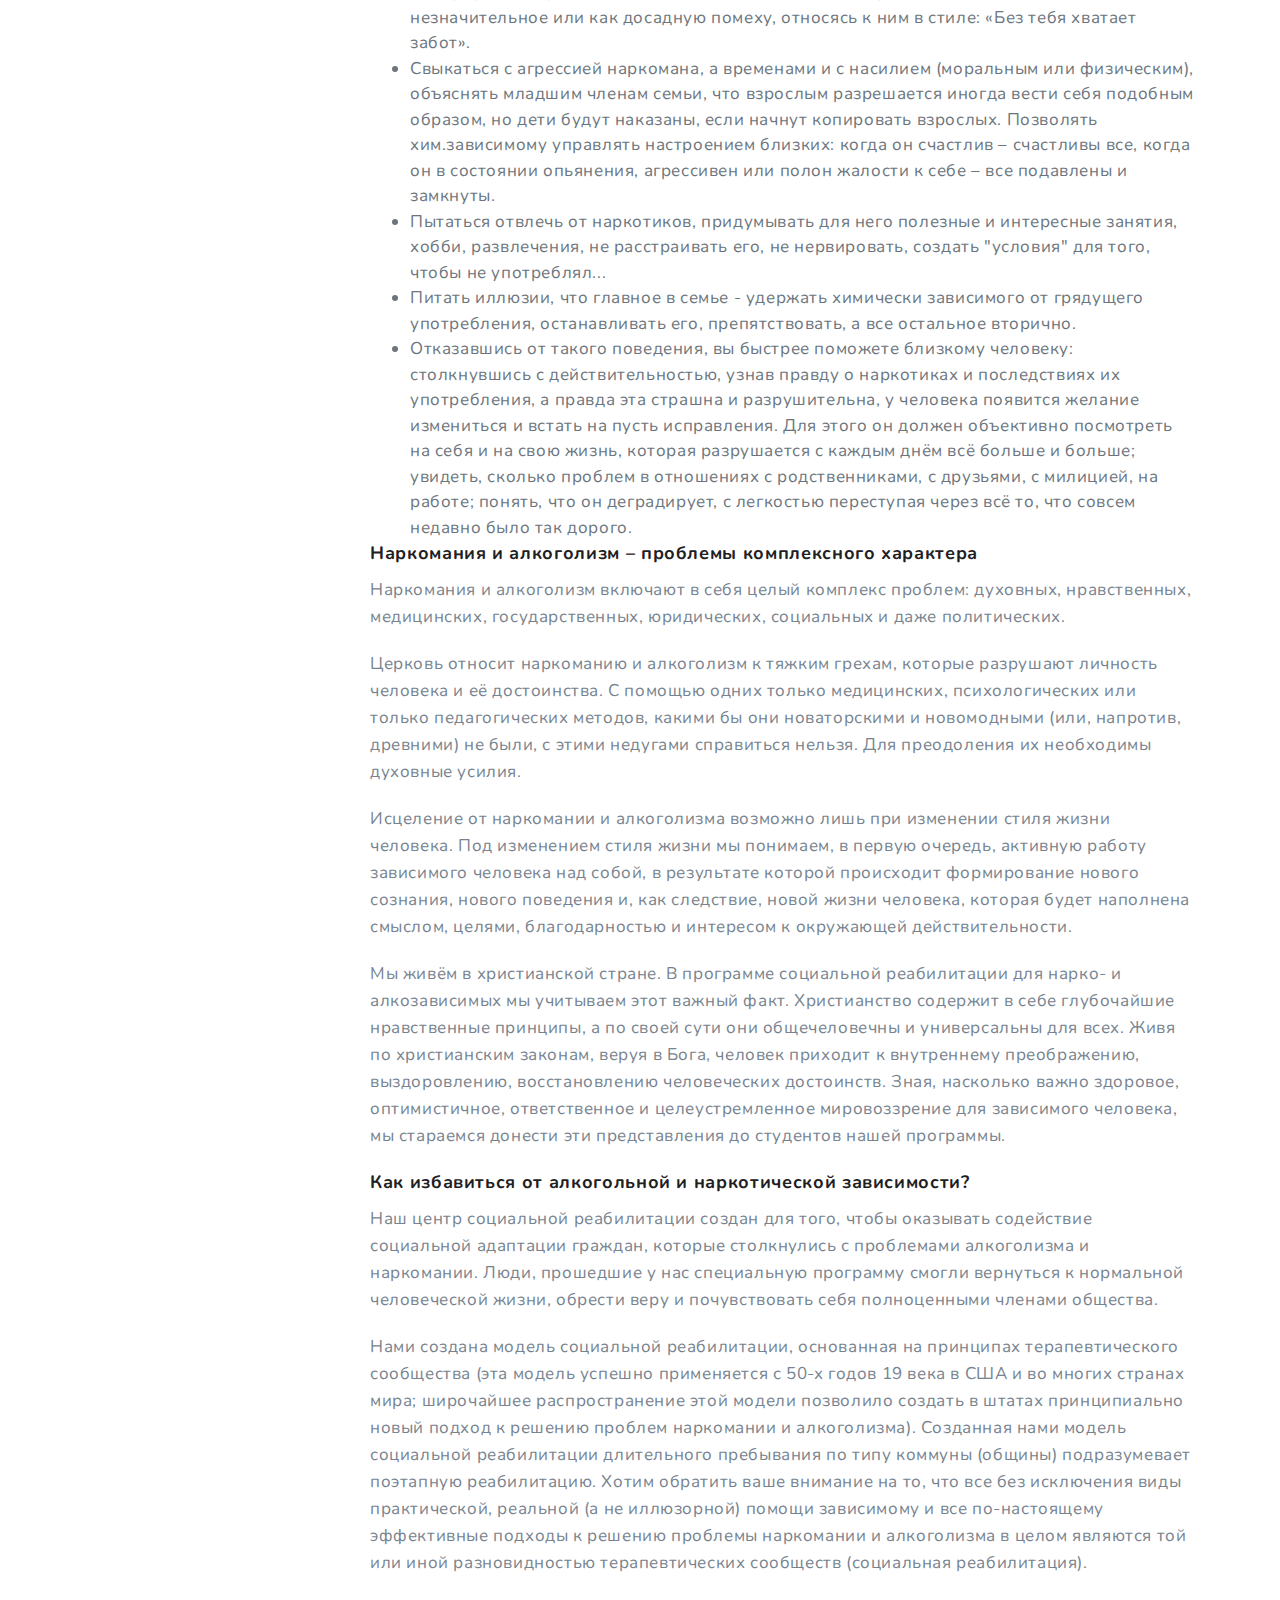
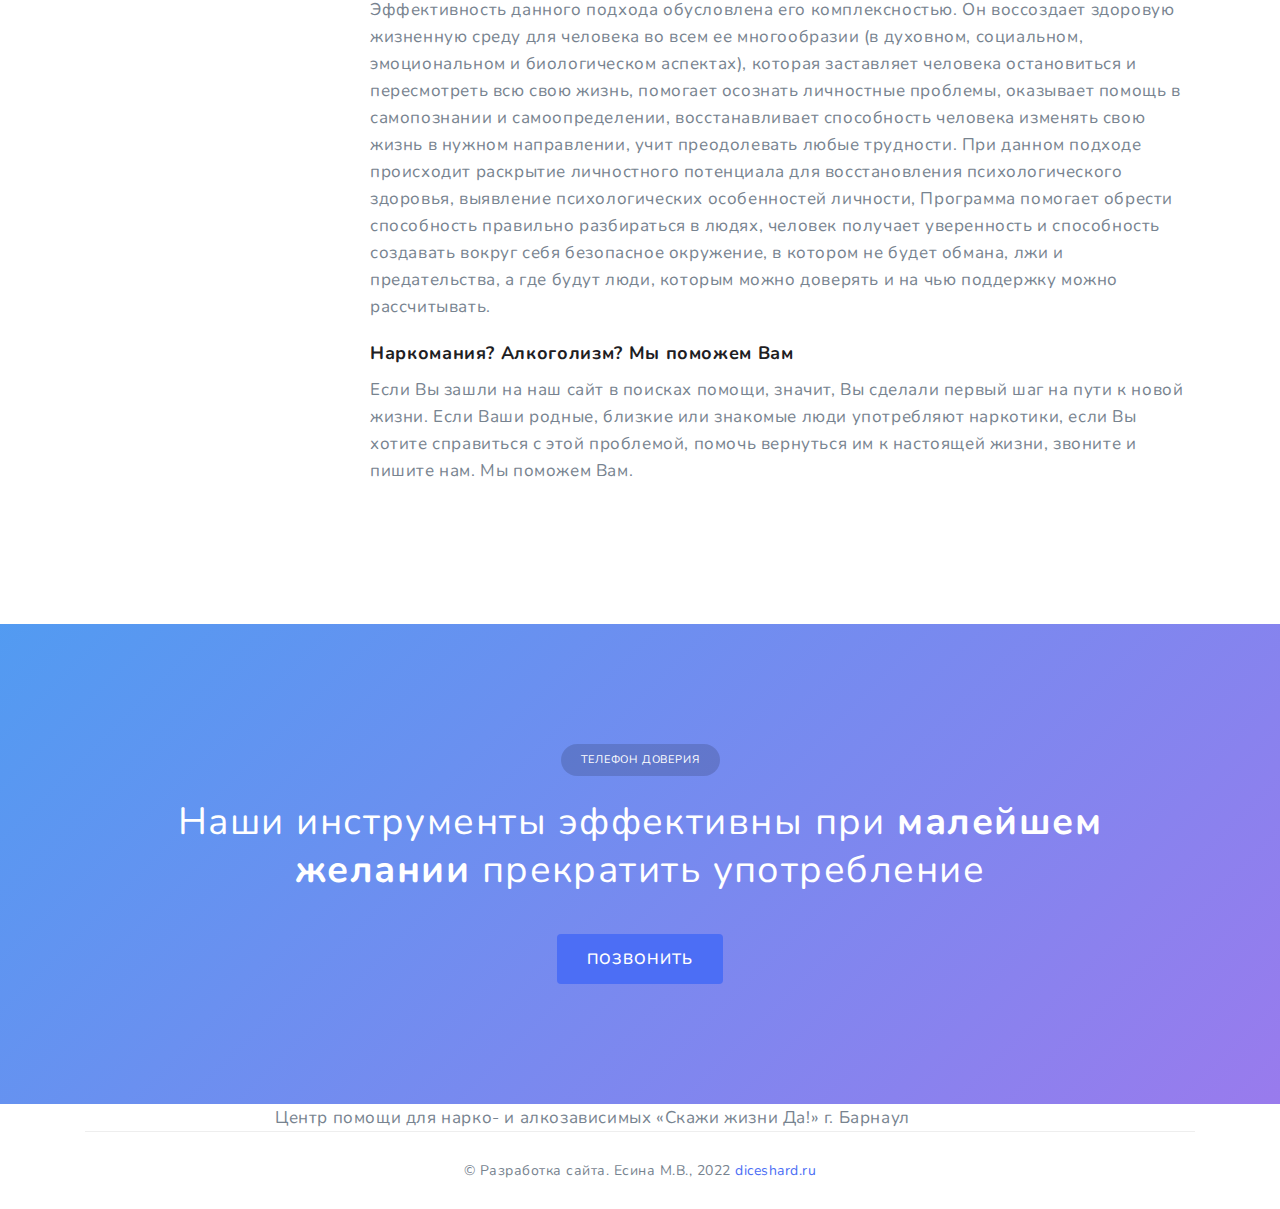
<file: materials.html>
<!DOCTYPE html>
<html lang="en">
<head>
	<meta charset="UTF-8">
	<meta http-equiv="X-UA-Compatible" content="IE=edge">
	<meta name="viewport" content="width=device-width, initial-scale=1">
	<title>Памятки родителям - Центр помощи для нарко- и алкозависимых «Скажи жизни Да!» г. Барнаул</title>
	<meta name="description" content="Реабилитационный центр Барнаул - Скажи жизни да" />
	<meta name="keywords" content="Реабилитация, зависимость, наркомания, алкоголизм, курение, Барнаул, реабилитационный центр" />
	<meta name="author" content="tempload" />

	<!-- Favicon -->
	<link rel="icon" type="image/png" href="assets/images/favicon/favicon.png" />

	<!-- Bootstrap & Plugins CSS -->
	<link href="assets/css/bootstrap.min.css" rel="stylesheet" type="text/css">
	<link href="assets/css/owl.carousel.min.css" rel="stylesheet" type="text/css">
	<link href="assets/css/owl.theme.default.min.css" rel="stylesheet" type="text/css">
	<link href="assets/css/modal-video.min.css" rel="stylesheet" type="text/css">


	<!-- Custom CSS -->
	<link href="assets/css/theme.css" rel="stylesheet" type="text/css">
	<link rel="stylesheet" href="assets/font-awesome/css/font-awesome.css">

	<!-- Yandex.Metrika counter -->
<script type="text/javascript" >
   (function(m,e,t,r,i,k,a){m[i]=m[i]||function(){(m[i].a=m[i].a||[]).push(arguments)};
   m[i].l=1*new Date();k=e.createElement(t),a=e.getElementsByTagName(t)[0],k.async=1,k.src=r,a.parentNode.insertBefore(k,a)})
   (window, document, "script", "https://mc.yandex.ru/metrika/tag.js", "ym");

   ym(89808483, "init", {
        clickmap:true,
        trackLinks:true,
        accurateTrackBounce:true,
        webvisor:true
   });
</script>
<noscript><div><img src="https://mc.yandex.ru/watch/89808483" style="position:absolute; left:-9999px;" alt="" /></div></noscript>
<!-- /Yandex.Metrika counter -->

</head>
<body class="overflow-unset">


	<!-- ***** Preloader Start ***** -->
	<div id="preloader">
		<div id="loader" class="spinner">
			<div id="shadow"></div>
			<div id="box"></div>
		</div>
	</div>
	<!-- ***** Preloader End ***** -->


	<!-- Header Start -->
	<header class="main-nav-container box">
		<div class="container">
			<div class="row">
				<div class="col-lg-12">
					<div class="main-nav">
						<!-- Logo Start -->
						<a href="/" class="logo pull-left d-flex align-items-center" style="text-decoration: none">
						<img src="assets/images/logo/logo.svg" alt="" width="130" class="logo-img">
						</a>
						<!-- Logo End -->

						<!-- Navigation Start -->
						<nav class="menu pull-right">
							<ul class="menu-container list-unstyled d-flex align-items-center">
								<!-- Mega Menu Start -->
								<li class="menu-item open-mini-menu">
									<a class="nav-link submenu-icon" href="javascript:;">О нас</a>
									<div class="mini-menu box overflow-hidden rounded-bottom">
										<div class="row no-gutters">
											<div class="col-lg-6">
												<div class="mini-menu-img imgfix overlay-gradient opacity-80">
													<img src="assets/images/photos/welcome/b1.jpg" alt="">
													<div class="content text-center p-25">
														<h3 class="text-white">Измени свою жизнь уже сейчас!</h3>
														<p class="text-white m-b-20">Звонки анонимны</p>
														<a href="tel:+79831855031" class="button button-success transition-3d-hover text-uppercase">Позвонить</a>
													</div>
												</div>
											</div>
											<div class="col-lg-6 p-l-r-10">
												<a href="/#about" class="icon-item border-bottom d-flex justify-content-start align-items-center">
													<div class="text">
														<h6>О центре</h6>
													</div>
												</a>
												<a href="/#feedback" class="icon-item border-bottom d-flex justify-content-start align-items-center">
													<div class="text">
														<h6>Отзывы</h6>
													</div>
												</a>
												<a href="materials.html" class="icon-item border-bottom d-flex justify-content-start align-items-center">
													<div class="text">
														<h6>Памятка родителям</h6>
													</div>
												</a>
											</div>
										</div>
									</div>
								</li>
								<!-- Mega Menu End -->

								<!-- Mini Menu Start -->
								<li class="menu-item">
									<a class="nav-link" href="/#faq">Частые вопросы</a>
								</li>
								<!-- Mini Menu End -->

								<!-- Mini Menu Start -->
								<li class="menu-item">
									<a class="nav-link" href="/#contact">Контакты</a>
								</li>
								<!-- Mini Menu End -->

								<li class="menu-item d-none d-lg-block">
									<a class="nav-button transition-3d-hover" href="tel:+79831855031" target="_blank">Позвонить</a>
								</li>
							</ul>
						</nav>
						<!-- Navigation End -->

						<a class="menu-trigger">
							<span>Меню</span>
						</a>
					</div>
				</div>
			</div>
		</div>
	</header>
	<!-- Header End -->


	<!-- Page Start -->
	<section class="p-b-120 m-t-80">
		<img src="assets/images/welcome/5-2.svg" class="img-fluid" alt="">
		<div class="container sm-m-t-60">
			<div class="offset-lg-3 col-lg-9">
				<h1 class="m-b-10">Памятки для родителей</h1>
							<a href="assets/files/памятки.pdf" class="button button-primary-soft" target="_blank">Скачать памятку</a>
						<div class="divider m-b-40"></div>
			</div>

			<div class="row">

				<!-- right start -->
				<div class="col-lg-3">
					<div class="box rounded p-25 m-b-30" id="sidebar">
						<ul class="list-unstyled">
							<li class="m-b-10">
								<a class="text-color-reset f-s-14" href="#1">Символическое письмо наркомана/алкоголика</a>
							</li>
							<li class="m-b-10"><a class="text-color-reset f-s-14" href="#2">Причины употребления наркотиков</a></li>
							<li class="m-b-10"><a class="text-color-reset f-s-14" href="#3">Как определить наркомана</a></li>
							<li class="m-b-10"><a class="text-color-reset f-s-14" href="#4">Тесты</a></li>
							<li class="m-b-10"><a class="text-color-reset f-s-14" href="#5">Что делать, если ваш ребёнок наркоман</a></li>
							<li class="m-b-10"><a class="text-color-reset f-s-14" href="#6">Типичные ошибки родственников</a></li>
							<li class="m-b-10"><a class="text-color-reset f-s-14" href="#7">Проблемы комплексного характера</a></li>
							<li class="m-b-10"><a class="text-color-reset f-s-14" href="#8">Как избавиться от зависимости</a></li>
							<li class="m-b-10"><a class="text-color-reset f-s-14" href="#9">Наркомания? Алкоголизм? Мы поможем Вам</a></li>
						</ul>
					</div>
				</div>
				<!-- right end -->
				<!-- left start -->
				<div class="col-lg-9">
					<div id="content">
						<div class="text-content material">
							<h5 id="1">Символическое письмо наркомана/алкоголика – обращение истинного «Я» зависимого человека, лишённого притворства и масок, к своим родным.</h5>
							<p>«Моим близким! Я болен наркоманией/алкоголизмом. В одиночку мне не справиться.<br> Мне нужна ваша помощь, и поэтому я прошу вас:

Не позволяйте мне обманывать вас! Принимая мою ложь за правду, вы поощряете меня лгать дальше. Посмотреть правде в лицо может оказаться больно, но, пожалуйста, сделайте это.

Не поддавайтесь на мои уловки, с их помощью я пытаюсь избавиться от ответственности за самого себя. И к тому же, перехитрив вас, я могу потерять уважение к вам.</p>

							<p>Когда я нетрезв - не читайте мне нотаций, не пытайтесь ругать или хвалить меня, обвинять или спорить со мной.
								Даже если от этого вам станет легче, ситуация только ухудшится.
						Не верьте моим обещаниям. Я раздаю их, чтобы оттянуть расплату. И не идите на уступки, если мы о чем-то уже договорились.
						Не верьте моим обещаниям. Я раздаю их, чтобы оттянуть расплату. И не идите на уступки, если мы о чем-то уже договорились.

							Нервничая и срываясь из-за меня, вы губите себя, а значит, теряете возможность мне помочь.</p>

<p>Даже из страха за меня не делайте того, что должен делать я сам. Не старайтесь скрыть от других мои проблемы с наркотиками, не пытайтесь сгладить их последствия- это лишь продлит мою болезнь. А самое главное - не обманывайте себя, как это пытаюсь сделать я.

Наркомания/алкоголизм - моя болезнь - будет усиливаться, пока я не прекращу принимать наркотики/алкоголь. А чтобы остановится, мне нужна ваша помощь, помощь выздоравливающего человека и помощь Бога. Одному мне не справится.
Я ненавижу себя, но я люблю вас. Если вы не поможете мне – я погибну.»</p>

							<h5 id="2">Причины употребления наркотиков</h5>
							<h6>Частные причины употребления наркотических веществ</h6>
							<p>Причин, по которым люди начинают употреблять наркотики, существует огромное множество. Мы расскажем о наиболее распространённых.</p>
							<ul class="text-secondary">
								<li>Главная причина в среде подростков - недостаток любви и отсутствие душевного тепла со стороны самых близких людей. Не пытайтесь заменить свою любовь дорогой няней, игрушками или деньгами - это дорога в один конец. В один прекрасный момент он отправится на поиски "заменителей".</li>
								<li>Любопытство. Оно связано с желанием молодого человека узнать - "А что почувствуешь, если попробуешь это?". Есть только один способ преодолеть эту опасность - воспитать у ребенка готовность в любой момент сказать "Нет!" любому эксперименту с наркотиком.</li>
								<li>Психологическое давление, инстинкт подражания, влияние моды. В молодежных группах, лидеры которых употребляют наркотики, эти вещества являются главным элементом, дающим ощущение единства, отожествления себя со своей группой.</li>
								<li>Невежество. Многие годы о наркомании предпочитали умалчивать. Практически отсутствовала достоверная, объективная и доходчивая информация о природе и последствиях этой болезни. На уровне обыденных разговоров имели хождение различные искажающие действительность слухи и мифы. Долгое время в молодежной среде было распространено убеждение, что если контролировать прием наркотиков, он не представляет опасности.</li>
								<li>Доверчивость. Известно, что наркоманы стараются всеми способами вовлечь в свой круг новых людей. С этой целью, как уже отмечалось выше, они путем обмана, а иногда и с помощью насилия могут заставить молодого человека попробовать наркотик и постепенно втянуть его в это занятие.</li>
								<li>Бунтарство. Зачастую употребление наркотических средств является формой протеста против тех ценностей, которые исповедует общество и семья.</li>
								<li>Отсутствие чувства ответственности и внутренней дисциплины. Причина – в эгоистическом отношении к жизни, жизненным устоям, полное отсутствие ответственности перед обществом и собой.</li>
								<li>Отсутствие мотивации. У многих подростков наблюдается полное отсутствие интереса к каким - либо занятиям, событиям и другим вещам, любые личные достижения не представляют для них никакой ценности.</li>
								<li>Серьезные внутренние конфликты. Ощущение неудовлетворенности, несчастья, тревоги, скуки, неуверенность в себе приводят к затяжным депрессиям. Дети чувствуют себя несчастными дома, им присуща отчужденность и изоляция семье. В таких случаях человек остро нуждается в дополнительном "обезболивании". В это время в жизни подростка могут появиться наркотики, алкоголь, азартные игры.</li>
								<li>Проблемы социализации. Некоторым подросткам очень сложно наладить общение с другими людьми. Им характерно чувство отчужденности, они чувствуют себя изолированными, находясь даже в кругу своих ровесников. У них постоянно случаются конфликты с властями, они находятся в плохих отношениях с семьёй и с близкими родственниками.</li>
							</ul>
							<h6>Общие причины употребления наркотиков:</h6>
							<ul class="text-secondary">
								<li>Всеобщее падение нравов, низкая духовность и культура у значительной части населения.</li>
								<li>Сформировавшаяся наркотическая субкультура и "мода" на наркотики среди молодежи.</li>
								<li>Сложная социально-экономическая ситуация в стране (экономическая нестабильность, обнищание населения, безработица и др.).</li>
								<li>Относительная доступность наркотиков "на черном рынке" (сравнительно невысокая цена, большое количество наркоторговцев).</li>
								<li>Активная деятельность наркоторговцев и их сообществ, направленная на стимулирование спроса на наркотики.</li>
								<li>Либеральный пограничный режим или его отсутствие (открытость границ).</li>
								<li>Несовершенство антинаркотического законодательства.</li>
								<li>Наличие значительной собственной сырьевой базы, химических препаратов, оборудования, а также специалистов для незаконного производства наркотиков.</li>
								<li>Сверхвысокая доходность наркобизнеса.</li>
							</ul>

							<h5 id="3">Как определить наркомана?</h5>
							<p>Как определить человека, принимающего наркотики? Это можно сделать по ряду признаков, по специфическому поведению человека. Чем раньше вы обратите внимание на изменения в поведении близкого человека, тем быстрее вы сможете помочь ему справиться с пагубной привычкой.</p>
								<ul class="text-secondary">
								<li>Точечные следы уколов по ходу вен на внутренней стороне локтевых сгибов, кистях рук, ногах, порезы на предплечьях, синяки;</li>
								<li>Состояние вялости, заторможенности, быстрая утомляемость, малая подвижность, расслабленность конечностей, обмякшая поза, свисающая голова, стремление к покою, сменяемое необъяснимыми возбуждением и энергичностью, бесцельными движениями, перебиранием вещей, неусидчивостью (независимо от ситуации);</li>
								<li>Погруженность в себя, разговоры с самим собой;</li>
								<li>Неустойчивость эмоционального состояния, внезапные и резкие изменения отношения к чему-либо, подъем настроения, сменяемый необычайными вспышками раздражительности, злобы, паники, агрессивности, враждебности без понятной причины;</li>
								<li>Заметное уменьшение или возрастание аппетита и жажды;</li>
								<li>Необоснованное снижение посещаемости школы, безразличное отношение к отметкам;</li>
								<li>Сужение круга интересов, потеря интереса к прежним увлечениям (и отсутствие при этом новых), спорту, учебе и общению с прежними друзьями;</li>
								<li>Частое общение с новыми друзьями, во внешнем облике которых отмечаются черты, указанные в данном разделе;</li>
								<li>Игнорирование нормального режима жизни, появление сонливости в дневное время, а бессонницы - ночью;</li>
								<li>Неспособность мыслить логически, объяснять свои поступки и их причины, ухудшение памяти и внимания, рассеянность;</li>
								<li>Неадекватные реакции на замечания или вопросы, грубость;</li>
								<li>Быстрая, подчеркнуто выразительная или замедленная, но бессвязная, смазанная, невнятная, нечеткая речь;</li>
								<li>Очевидная лживость, изворотливость, цинизм и беспокойство;</li>
								<li>Ослабление связей с родителями и другими членами семьи, непослушание родителей и учителей;</li>
								<li>Постоянный поиск денег, частое их одалживание у родителей, друзей или знакомых и при этом большие денежные траты непонятно на что;</li>
								<li>Возросшие тревожность, скрытность и лукавство в поведении, стремление к уединению и уходу из дома;</li>
								<li>Ничем не объяснимое позднее возвращение домой в необычном состоянии, напоминающем алкогольное опьянение, но без запаха спиртного и последующее за этим трудное пробуждение по утрам;</li>
								<li>Малопонятные разговоры по телефону с использованием жаргона (“травка”, “ширево”, “колеса”, “план”, “приход”, “мулька”, “джеф”, “ханка”, “кумар” и т.п.) и обрывков фраз (“мне надо”, “как там дела”, “достал?” и т.п.);</li>
								<li>Чтение книг (Карлоса Кастанеды, Уильяма Берроуза) и журналов, популярных среди наркоманов (“Птюч” и т.п.), регулярное посещение техноклубов;</li>
								<li>Отказ от употребления спиртного (если прежде охотно употреблял);</li>
								<li>Изменение внешнего облика - неряшливость, запущенность в одежде, общее похудание, бледность, землистый цвет или покраснение, маскообразность и одутловатость лица, сальный налет на лице, круги под глазами, красные или мутные глаза, чрезмерно широкие или узкие (до точки) и не реагирующие на свет зрачки, гипомимичность, либо наоборот, оживление мимики, сухость, шелушение, морщинистость и дряблость кожи, тусклость и ломкость волос, сухость губ или повышенное слюноотделение;</li>
								<li>Появление символики наркоманов (например, зеленого пятилистника, обозначающего коноплю, или улыбающегося личика - символа ЛСД);</li>
								<li>Частое упоминание и позитивные высказывания о наркотиках, убежденное отстаивание свободы их употребления;</li>
								<li>Стремление уйти от ответственных решений и мыслительного напряжения, потеря энтузиазма, безразличие, безынициативность;</li>
								<li>Неуверенная, шатающаяся, неустойчивая походка, плавные, замедленные или неточные порывистые, размашистые движения, повышенная жестикуляция, множество лишних движений, покачивание в положении стоя или сидя (особенно явное при закрытых глазах);</li>
								<li>Умственные и (или) физические отклонения от нормы - замедленное мышление, снижение реакции, потеря веса, аппетита, тремор (мелкая дрожь), тошнота, частый насморк, хронический кашель, галлюцинации, потеря ориентировки во времени и пространстве, депрессия и т.п.;</li>
								<li>Пропажа денег, вещей из дома или в классе (кражи, совершаемые ребенком также являются сигналом наркотической опасности);</li>
								<li>Внезапное появление интереса к содержимому домашней аптечки, литературе по фармакологии, действию различных лекарств, стремление завязать знакомство с работниками аптек и учреждений здравоохранения;</li>
								<li>Запах лекарств и других химических веществ изо рта, от волос и одежды (сладковатый запах, похожий на запах благовоний, тмина или мяты, а также запах клея, растворителя и т.д.);</li>
								<li>Обнаружение у подростка предметов или следов, сопутствующих употреблению наркотиков: порошка, капсул или таблеток (особенно снотворного или успокоительного действия) в его вещах; желтых или коричневых пятен на одежде или теле; шприцев, игл, марлевых и ватных тампонов, резиновых жгутов, ампул и пузырьков из-под жидких медицинских препаратов, мелких денежных купюр, свернутых в трубочку или разорванных пополам, самокруток, сухих частиц растений, папирос “Беломор”, “Казбек” или “Север” в пачках из-под сигарет, похожих на пластилин комочков с сильным запахом, странного вида трубок, которые пахнут вовсе не табаком, закопченной ложки, фольги или лезвия с частицами белого порошка или бурой грязи, ацетона или других растворителей, а также пропитанных ими тряпок, губок и полиэтиленовых пакетов, тюбиков из-под синтетического клея и другой тары из-под различных средств бытовой химии.</li>
							</ul>


							<h5 id="4">Существуют три теста, которые с большой долей вероятности помогут вам установить истину.</h5>
							<ul class="text-secondary">
								<li>Реакция зрачка на свет. Попросите ребёнка посмотреть на свет и на несколько секунд закрыть глаза. Если после открытия зрачок не поменяется в размерах, значит человек употреблял психоактивные вещества.</li>
								<li>Заведите неожиданно для ребёнка (например, когда он будет занят своим делом) разговор о наркотиках и посмотрите на его реакцию. Если у вас доверительные отношения, то ничего подозрительного вы в этих реакциях не увидите. Если возникнут сомнения - обратитесь к специалистам. Только так вы сможете избежать ошибок, смертельно опасных для жизни.</li>
								<li>Универсальные экспресс-тесты для определения наркотиков. Эти тесты позволяют в домашних условиях с высокой степенью достоверности определить наличие/отсутствие наркотических веществ в организме человека. Экспресс-тесты, созданные для обнаружения, фактически, всех главных видов наркотиков, сегодня можно приобрести в любой аптеке города.</li>
							</ul>

							<h5 id="5">Что делать, если ваш ребёнок наркоман?</h5>
							<p>Если Вы уверены, что Ваш ребенок употребляет наркотики:

Скажите ему прямо о Вашем беспокойстве и его причинах. Твердо заявите ему, что Вы против употребления наркотиков и намерены вмешаться в ситуацию.

Если Вы не встречаете понимания или сталкиваетесь с негативной реакцией, необходимо прибегнуть к помощи специалиста - нарколога.

Не откладывайте решительных действий. Если имеются явные признаки потребления наркотиков ребенком, обращайтесь за профессиональной помощью.</p>
					<ul class="text-secondary">
								<li>Не теряйте контакт с ребенком. Не отталкивайте ребенка от себя. Постарайтесь его заново узнать. Узнайте, что приносит ему радость, что его раздражает, чего он боится. Если Вы станете чужими друг для друга, то повлиять на ребенка будет трудно. Расскажите ему о своем состоянии. Объясните, что такое наркомания и почему для вас неприемлемо то, что он принимает наркотики. Как бы ни демонстрировал ребенок свою независимость, родители остаются для него авторитетами.</li>
								<li>Будьте ближе к ребенку. Он должен чувствовать, что Вы его понимаете. Покупайте и изучайте книги о наркотиках и наркомании, консультируйтесь у нарколога. Нужно понимать современный молодежный язык. Выясните, какие наркотики чаще употребляются в вашем городе. Узнайте разницу между героином и кокаином, ЛСД и марихуаной и т.д. Выясните, что же все-таки употребляет Ваш ребенок.</li>
								<li>Выясните эффект разных наркотиков, признаки употребления, картину передозировки, имейте представление о первой помощи в критических ситуациях. Накапливайте и анализируйте знания о наркомании. Проблема наркомании не имеет быстрого и легкого решения. Чем больше Вы будете в этом разбираться, тем меньше совершите ошибок.</li>
								<li>Не позволяйте наркоману манипулировать собой. Наркоманы - ловкие манипуляторы, их поведение строится на лжи и обмане ради добывания средств на дозу. Не спешите снабдить его приличной суммой, даже если он скажет, что его готовы убить из-за долга. Лучше выскажите пожелание лично встретиться с кредитором, чтобы попробовать урегулировать проблему.</li>
								<li>Ваш дом - ваша крепость. В доме - без наркотиков. Оставайтесь хозяином в Вашем доме. Установите строжайшее правило - нельзя приносить домой наркотики, нельзя хранить, нельзя употреблять.</li>
								<li>Не станьте созависимым.</li>
							</ul>

							<h6>Если Вы твёрдо решили помочь вашему ребёнку, помните о следующем:</h6>
							<ul class="text-secondary">
								<li>Перед Вами сейчас совсем другой человек. У него есть только внешнее сходство с вашим сыном (дочерью). Этот человек способен обмануть, предать, сделать ужасные вещи. Помните: перед вами зависимый человек, раб наркотиков.</li>
								<li>Необходимо, чтобы он (она) сам сознательно захотел избавиться от наркотиков, а не просто уступил вашим требованиям. И вам придётся немало потрудиться, чтобы помочь ему прийти к такому решению.</li>
								<li>Взвесьте всё хорошенько, и не жалуйтесь потом, не стоните, не выговаривайте сыну (дочери), чтобы он не чувствовал постоянную вину перед вами. Постарайтесь обсудить всё с ним сразу, раз и навсегда. Когда же вы приняли решение, то сделайте всё для его спасения.</li>
								<li>Устройте своему ребёнку встречу с бывшим наркоманом, который давно не принимает наркотики, чтобы он поверил в реальность избавления от наркотиков.</li>
								<li>Найдите информацию по программам реабилитации. Пообщайтесь с теми, кто уже прошёл именно эту программу.</li>
								<li>Составьте в письменном виде подробный план действий. Попросите ребёнка его подписать, чтобы он, таким образом, взял на себя определённые обязательства. Впоследствии строго придерживайтесь намеченного плана.</li>
								<li>Чем увереннее вы будете в своих поступках, тем лучше будет для всех вас.</li>
								<li>Помните - ответственность за выполнение намеченной программы лежит полностью на вас, вы направляете шаг за шагом своего ребёнка. Его ответственность состоит в выполнении своих обязательств и полном подчинении вам.</li>
								<li>Ни в коем случае не "идите у него на поводу". Вы ведущий, а он ведомый. Не меняйтесь ролями, если хотите добиться результата. Как только сын начнет предъявлять требования и условия, не оговорённые в вашем плане, то вы проиграли вместе с ним.</li>
								<li>Необходима полная изоляция вашего ребёнка от прошлых контактов, друзей и пр., что и предусматривает программа социальной реабилитации.</li>
								<li>Направьте ребёнка на программу реабилитации.</li>
							</ul>
							<p>Помните, что на вашем пути не всегда всё будет легко и гладко, будут трудности и различные препятствия. Памятка для родных и близких наркозависимых: правила поведения Когда родственники узнают, что их близкий употребляет наркотики - они начинают бороться. Часто эта борьба приводит не к желаемому результату, а к противоположному. Для того чтобы этого не случилось, желательно придерживаться определенных правил.
							Не пытаться справиться с этой проблемой самостоятельно. Вы не имеете ни соответствующего образования ни опыта в лечении и реабилитации. Изучите проблему, пользуясь разнообразными источниками, обратитесь к специалистам, работающим с химической зависимостью, в группы помощи близким.

Не устанавливайте жесткий контроль. Не выкидывайте наркотики, не отбирайте деньги, не запирайте дома. Это вызовет лишь агрессию и отчуждение.

Предложите лечение, реабилитацию или беседу со специалистом. Постарайтесь сделать так, чтобы информацию о выздоровлении он добыл сам, или совместно с вами, укажите источники, где вы её взяли.
								Если он откажется:
							</p>
							<ul class="text-secondary">
								<li>дайте ему возможность жить настолько плохо, насколько он сам стремится, но и не старайтесь искусственно ухудшить его жизнь;</li>
								<li>не скрывайте от родственников, соседей проблему, но и не афишируйте ее, не устраивайте публичных скандалов по поводу употребления;</li>
								<li>не выручайте при попадании в милицию, не отдавайте за него долги, не покрывайте на работе, учёбе;</li>
								<li>не выясняйте отношения когда он в состоянии опьянения, не делайте этого также в состоянии абстиненции (ломки);</li>
								<li>если он в трезвом виде – не читайте морали, не обвиняйте, не упрекайте, а говорите о СВОИХ чувствах: страхе, боли, горе, материальных потерях, обязательно с приведением конкретных дат, мест, действующих лиц;</li>
								<li>не давайте ему денег, научитесь говорить "нет", как бы ни было трудно, учитесь противостоять манипуляции. Позиция должна быть следующей: «Мы любим тебя, но отказываемся вытаскивать из проблем, которые ты создаешь себе сам. Если хочешь страдать - страдай. Не хочешь страдай – мы тебе поможем».</li>
								<li>Нужно договориться с ребёнком. Если он хочет попробовать справиться со своей проблемой сам, пусть пробует, предоставьте ему эту возможность. Если у него ничего не получится, это будет доказательством того, что он не может справиться в одиночку, и ему необходима помощь тех людей, которые смогли справиться с этой проблемой, пройдя программу социальной реабилитации.</li>
							</ul>


							<h5 id="6">Типичные ошибки родственников</h5>
							<p>Ниже перечислены самые распространённые ошибки родственников, которые способствуют развитию наркомании. Итак, категорически запрещается.</p>
							<ul class="text-secondary">
								<li>Питать иллюзии, что вы сами сможете справиться с химической зависимостью близкого, что в состоянии его переделать. Никогда не говорить с наркоманом о его зависимости, бояться его расстроить, бояться, что это может привести к скандалу, срыву.</li>
								<li>Никогда не говорить ни с кем вне дома о наличии в семье наркомана, считая, что это стыдно, устраивать из этого семейную тайну, а людям, столкнувшимся с этим лгать и покрывать перед ними наркомана.</li>
								<li>Строить семейные отношения так, что наркоман в них - центральное лицо, строить семейные планы, учитывая употребляет он или нет, стараться не приглашать друзей в дом, когда он в употреблении.</li>
								<li>Опасаться доставить наркоману страдания и неудобства. Если он лежит пластом, испачкал грязью или рвотой свой лучший костюм, наделал долгов, не пошёл на работу или на учебу – приводить все БЕЗ НЕГО в порядок.</li>
								<li>Решать все проблемы за него, думая, что он не годится для принятия ответственных решений, и что вы сами знаете как сделать лучше. Строить отношения так, что все другие члены семьи (даже младшие дети) должны вести себя более ответственно, потому что в семье наркоман.</li>
								<li>Игнорировать проблемы всех остальных в семье, воспринимать их как нечто незначительное или как досадную помеху, относясь к ним в стиле: «Без тебя хватает забот».</li>
								<li>Свыкаться с агрессией наркомана, а временами и с насилием (моральным или физическим), объяснять младшим членам семьи, что взрослым разрешается иногда вести себя подобным образом, но дети будут наказаны, если начнут копировать взрослых. Позволять хим.зависимому управлять настроением близких: когда он счастлив – счастливы все, когда он в состоянии опьянения, агрессивен или полон жалости к себе – все подавлены и замкнуты.</li>
								<li>Пытаться отвлечь от наркотиков, придумывать для него полезные и интересные занятия, хобби, развлечения, не расстраивать его, не нервировать, создать "условия" для того, чтобы не употреблял...</li>
								<li>Питать иллюзии, что главное в семье - удержать химически зависимого от грядущего употребления, останавливать его, препятствовать, а все остальное вторично.</li>
								<li>Отказавшись от такого поведения, вы быстрее поможете близкому человеку: столкнувшись с действительностью, узнав правду о наркотиках и последствиях их употребления, а правда эта страшна и разрушительна, у человека появится желание измениться и встать на пусть исправления. Для этого он должен объективно посмотреть на себя и на свою жизнь, которая разрушается с каждым днём всё больше и больше; увидеть, сколько проблем в отношениях с родственниками, с друзьями, с милицией, на работе; понять, что он деградирует, с легкостью переступая через всё то, что совсем недавно было так дорого.</li>
							</ul>

							<h5 id="7">Наркомания и алкоголизм – проблемы комплексного характера</h5>
							<p>Наркомания и алкоголизм включают в себя целый комплекс проблем: духовных, нравственных, медицинских, государственных, юридических, социальных и даже политических.</p>

							<p>Церковь относит наркоманию и алкоголизм к тяжким грехам, которые разрушают личность человека и её достоинства. С помощью одних только медицинских, психологических или только педагогических методов, какими бы они новаторскими и новомодными (или, напротив, древними) не были, с этими недугами справиться нельзя. Для преодоления их необходимы духовные усилия.</p>

							<p> Исцеление от наркомании и алкоголизма возможно лишь при изменении стиля жизни человека. Под изменением стиля жизни мы понимаем, в первую очередь, активную работу зависимого человека над собой, в результате которой происходит формирование нового сознания, нового поведения и, как следствие, новой жизни человека, которая будет наполнена смыслом, целями, благодарностью и интересом к окружающей действительности.</p>

<p>Мы живём в христианской стране. В программе социальной реабилитации для нарко- и алкозависимых мы учитываем этот важный факт. Христианство содержит в себе глубочайшие нравственные принципы, а по своей сути они общечеловечны и универсальны для всех. Живя по христианским законам, веруя в Бога, человек приходит к внутреннему преображению, выздоровлению, восстановлению человеческих достоинств. Зная, насколько важно здоровое, оптимистичное, ответственное и целеустремленное мировоззрение для зависимого человека, мы стараемся донести эти представления до студентов нашей программы.</p>
							<h5 id="8">Как избавиться от алкогольной и наркотической зависимости?</h5>
							<p>Наш центр социальной реабилитации создан для того, чтобы оказывать содействие социальной адаптации граждан, которые столкнулись с проблемами алкоголизма и наркомании. Люди, прошедшие у нас специальную программу смогли вернуться к нормальной человеческой жизни, обрести веру и почувствовать себя полноценными членами общества.</p>

							<p>Нами создана модель социальной реабилитации, основанная на принципах терапевтического сообщества (эта модель успешно применяется с 50-х годов 19 века в США и во многих странах мира; широчайшее распространение этой модели позволило создать в штатах принципиально новый подход к решению проблем наркомании и алкоголизма). Созданная нами модель социальной реабилитации длительного пребывания по типу коммуны (общины) подразумевает поэтапную реабилитацию. Хотим обратить ваше внимание на то, что все без исключения виды практической, реальной (а не иллюзорной) помощи зависимому и все по-настоящему эффективные подходы к решению проблемы наркомании и алкоголизма в целом являются той или иной разновидностью терапевтических сообществ (социальная реабилитация).</p>

<p>Эффективность данного подхода обусловлена его комплексностью. Он воссоздает здоровую жизненную среду для человека во всем ее многообразии (в духовном, социальном, эмоциональном и биологическом аспектах), которая заставляет человека остановиться и пересмотреть всю свою жизнь, помогает осознать личностные проблемы, оказывает помощь в самопознании и самоопределении, восстанавливает способность человека изменять свою жизнь в нужном направлении, учит преодолевать любые трудности. При данном подходе происходит раскрытие личностного потенциала для восстановления психологического здоровья, выявление психологических особенностей личности, Программа помогает обрести способность правильно разбираться в людях, человек получает уверенность и способность создавать вокруг себя безопасное окружение, в котором не будет обмана, лжи и предательства, а где будут люди, которым можно доверять и на чью поддержку можно рассчитывать.</p>
							<h5 id="9">Наркомания? Алкоголизм? Мы поможем Вам</h5>
							<p>Если Вы зашли на наш сайт в поисках помощи, значит, Вы сделали первый шаг на пути к новой жизни. Если Ваши родные, близкие или знакомые люди употребляют наркотики, если Вы хотите справиться с этой проблемой, помочь вернуться им к настоящей жизни, звоните и пишите нам. Мы поможем Вам.</p>
						</div>
					</div>
				</div>
				<!-- left end -->

			</div>
		</div>
	</section>
	<!-- Page End -->


	<!-- Parallax Start -->
	<section class="parallax overlay-gradient opacity-70" data-image-src="assets/images/photos/5.jpg">
		<div class="content">
			<div class="container">
				<div class="row text-center">
					<div class=" col-lg-12">
						<div class="header-badge-black m-b-15 text-uppercase">Телефон доверия</div>
						<h1 class="display-5 text-white m-b-40">Наши инструменты эффективны при <strong>малейшем желании</strong> прекратить употребление </h1>
						<a href="tel:+79831855031" class="button button-primary transition-3d-hover text-uppercase">Позвонить</a>
					</div>
				</div>
			</div>
		</div>
	</section>
	<!-- Parallax End -->
<button onclick="topFunction()" id="btn-up" title="Наверх"><i class="fa fa-arrow-up"></i></button>

	<!-- Footer Start -->
	<footer class="footer">
		<div class="container">
			<div class="row">
				<div class="offset-lg-2 col-lg-8">
					<p>Центр помощи для нарко- и алкозависимых «Скажи жизни Да!» г. Барнаул</p>
				</div>
			</div>

			<div class="row">
				<div class="col-lg-12 links">
					<p class="copyright text-center">© Разработка сайта. Есина М.В., 2022 <a href="https:\\diceshard.ru" class="text-color-primary">diceshard.ru</a></p>
				</div>
			</div>
		</div>
	</footer>
	<!-- Footer End -->


	<!-- jQuery -->
	<script src="assets/js/jquery-2.1.0.min.js"></script>

	<!-- Bootstrap -->
	<script src="assets/js/popper.js"></script>
	<script src="assets/js/bootstrap.min.js"></script>

	<!-- Plugins -->
	<script src="assets/js/scrollreveal.min.js"></script>
	<script src="assets/js/imgfix.min.js"></script>
	<script src="assets/js/owl.carousel.min.js"></script>
	<script src="assets/js/parallax.min.js"></script>
	<script src="assets/js/waypoints.min.js"></script>
	<script src="assets/js/jquery.counterup.min.js"></script>
	<script src="assets/js/stickySidebar.js"></script>
	<script src="assets/js/custom.js"></script>

	<!-- Global Init -->
	<script src="assets/js/global.js"></script>
</body>
</html>
</file>
<file: assets/css/theme.css>
/* ----------------------------------------------------------------------------------------
Template: Bodrum - Modular Multi Purpose HTML5 Template
Version: 1.0.8
Author: Tempload - support@tempload.com
 -----------------------------------------------------------------------------------------*/
/* ---------------------------------------------
Table of contents
------------------------------------------------
- font & settings
- keyframes
- preloader
- global
- typography
- utilities
- buttons
- header
- welcome
- parallax
- features
- blog
- pricing
- login
- faq
- footer

--------------------------------------------- */
/* 
---------------------------------------------
font & settings
--------------------------------------------- 
*/
@import url("https://fonts.googleapis.com/css?family=Nunito:300,400,600,700&display=swap&subset=latin-ext");
/* 
---------------------------------------------
keyframes
--------------------------------------------- 
*/
@keyframes loader {
  0% {
    left: -100px;
  }
  100% {
    left: 110%;
  }
}

@keyframes animate {
  17% {
    border-bottom-right-radius: 3px;
  }
  25% {
    transform: translateY(9px) rotate(22.5deg);
  }
  50% {
    transform: translateY(18px) scale(1, 0.9) rotate(45deg);
    border-bottom-right-radius: 40px;
  }
  75% {
    transform: translateY(9px) rotate(67.5deg);
  }
  100% {
    transform: translateY(0) rotate(90deg);
  }
}

@keyframes shadow {
  50% {
    transform: scale(1.2, 1);
  }
}

@-webkit-keyframes welcome-flip-animation {
  0% {
    -webkit-transform: translateY(0);
    transform: translateY(0);
  }
  50% {
    -webkit-transform: translateY(calc(-100% - -760px));
    transform: translateY(calc(-100% - -760px));
  }
  100% {
    -webkit-transform: translateY(0);
    transform: translateY(0);
  }
}

@keyframes welcome-flip-animation {
  0% {
    -webkit-transform: translateY(0);
    transform: translateY(0);
  }
  50% {
    -webkit-transform: translateY(calc(-100% - -760px));
    transform: translateY(calc(-100% - -760px));
  }
  100% {
    -webkit-transform: translateY(0);
    transform: translateY(0);
  }
}

@-webkit-keyframes driving {
  0% {
    -webkit-transform: translateY(-650px);
    transform: translateY(-650px);
  }
  100% {
    -webkit-transform: translateY(0);
    transform: translateY(0);
  }
}

@keyframes driving {
  0% {
    -webkit-transform: translateY(-650px);
    transform: translateY(-650px);
  }
  100% {
    -webkit-transform: translateY(0);
    transform: translateY(0);
  }
}

i {
  font-style: normal;
}
.links a {
  text-decoration: none;
}
.links a:hover {
  font-weight: bolder;
}
.cursor-pointer{
  cursor:pointer;
}
.material h5{
  font-weight: bold;
}
.material h6{
  font-weight: bold;
  letter-spacing: 0.60px;
  margin-top: 1rem;
}
.material ul{
  font-size: 17px;
  letter-spacing: 0.60px;
}
#btn-up {
    display: none;
    position: fixed;
    bottom: 20px;
    right: 30px;
    z-index: 99;
    border: 1px solid #EDF3FF;
    background: rgba(255, 255, 255, 0.10);
    color: rgba(76, 110, 245, 0.7);
    cursor: pointer;
    padding: 15px;
    border-radius: 4px;
    font-size: 18px;
	transition: all 0.3s ease 0s;
}

#btn-up:hover {
    background-color: #4c6ef5;
	color: white;

}
/* 
---------------------------------------------
preloader
--------------------------------------------- 
*/
#preloader {
  overflow: hidden;
  background: #4c6ef5;
  left: 0;
  right: 0;
  top: 0;
  bottom: 0;
  position: fixed;
  z-index: 9999;
}

#preloader #loader {
  position: absolute;
  top: calc(50% - 20px);
  left: calc(50% - 20px);
}

#preloader #loader #box {
  width: 50px;
  height: 50px;
  background: #fff;
  animation: animate .5s linear infinite;
  position: absolute;
  top: 0;
  left: 0;
  border-radius: 3px;
}

#preloader #loader #shadow {
  width: 50px;
  height: 5px;
  background: #000;
  opacity: 0.1;
  position: absolute;
  top: 59px;
  left: 0;
  border-radius: 50%;
  animation: shadow .5s linear infinite;
}

/* 
---------------------------------------------
global
--------------------------------------------- 
*/
html, body {
  font-family: "Nunito", sans-serif;
  font-weight: 400;
  background-color: #fff;
  font-size: 16px;
  -ms-text-size-adjust: 100%;
  -webkit-font-smoothing: antialiased;
  -moz-osx-font-smoothing: grayscale;
  overflow-x: hidden;
}

.overflow-unset {
  overflow: unset !important;
}

.overflow-initial {
  overflow: initial !important;
}

::selection {
  background: #4c6ef5;
  color: #fff;
}

::-moz-selection {
  background: #4c6ef5;
  color: #fff;
}

.body-gray {
  background: #F8F9FA;
}

ul {
  margin-bottom: 0px;
}

.section-blue {
  background: #F7FAFD !important;
}

.box {
  background: #fff;
  box-shadow: 0 2px 48px 0 rgba(0, 0, 0, 0.06);
}

.box.top-paper {
  position: relative;
}

.box.top-paper:before {
  content: '';
  position: absolute;
  width: 94%;
  height: 23px;
  top: -23px;
  left: 0px;
  right: 0px;
  margin: auto;
  border-top-left-radius: 4px;
  border-top-right-radius: 4px;
  background: #fff;
  opacity: .27;
}

.box.top-paper:after {
  content: '';
  position: absolute;
  width: 97%;
  height: 12px;
  top: -12px;
  left: 0px;
  right: 0px;
  margin: auto;
  border-top-left-radius: 4px;
  border-top-right-radius: 4px;
  background: #fff;
  opacity: .60;
}

.border-box {
  border: 1px solid #E7EAF3;
}

.bg-gray {
  background: #F8F9FA;
}

.bg-dark {
  background: #1A2A4F !important;
}

.bg-primary {
  background: #4c6ef5 !important;
}

.bg-primary-soft {
  background: #EDF3FF !important;
}

.bg-success {
  background: #3BCBF3 !important;
}

.bg-success-soft {
  background: #e9faff !important;
}

.bg-warning {
  background: #FDBF30 !important;
}

.bg-danger {
  background: #DE4437 !important;
}

.border-top {
  border-top: 1px solid #EEEEEE !important;
}

.border-bottom {
  border-bottom: 1px solid #EEEEEE !important;
}

.divider {
  border-top: 1px solid #EEEEEE;
}

.profile-photo {
  width: 70px;
  height: 70px;
  background: #EDF3FF;
}

.header-badge {
  height: 32px;
  line-height: 32px;
  text-align: center;
  background: #e9faff;
  display: inline-block;
  padding: 0px 20px;
  min-width: 130px;
  font-weight: 400;
  font-size: 11px;
  letter-spacing: 0.80px;
  color: #3BCBF3;
  -webkit-border-radius: 100px;
  -moz-border-radius: 100px;
  border-radius: 100px;
}

.header-badge-black {
  height: 32px;
  line-height: 32px;
  text-align: center;
  position: relative;
  display: inline-block;
  padding: 0px 20px;
  min-width: 130px;
  font-weight: 400;
  font-size: 11px;
  letter-spacing: 0.80px;
  color: #fff;
  overflow: hidden;
  -webkit-border-radius: 100px;
  -moz-border-radius: 100px;
  border-radius: 100px;
}

.header-badge-black:before {
  content: '';
  position: absolute;
  width: 100%;
  height: 100%;
  left: 0px;
  z-index: -1;
  opacity: .15;
  background: #000;
}

.header-badge-white {
  height: 32px;
  line-height: 32px;
  text-align: center;
  position: relative;
  display: inline-block;
  padding: 0px 20px;
  min-width: 130px;
  font-weight: 400;
  font-size: 11px;
  letter-spacing: 0.80px;
  color: #fff;
  overflow: hidden;
  -webkit-border-radius: 100px;
  -moz-border-radius: 100px;
  border-radius: 100px;
}

.header-badge-white:before {
  content: '';
  position: absolute;
  width: 100%;
  height: 100%;
  left: 0px;
  z-index: -1;
  opacity: .15;
  background: #fff;
}

.icon-list:hover p {
  padding-left: 5px;
}

.icon-list .icon {
  display: inline-block;
  width: 30px;
  height: 30px;
  line-height: 30px;
  text-align: center;
  background: #EDF3FF;
  -webkit-border-radius: 100px;
  -moz-border-radius: 100px;
  border-radius: 100px;
  color: #4c6ef5;
  font-size: 12px;
  margin-right: 15px;
}

.icon-list p {
  -webkit-transition: all 0.3s ease 0s;
  -moz-transition: all 0.3s ease 0s;
  -o-transition: all 0.3s ease 0s;
  transition: all 0.3s ease 0s;
}

.client-social li a {
  display: inline-block;
  width: 40px;
  height: 40px;
  line-height: 40px;
  -webkit-border-radius: 100px;
  -moz-border-radius: 100px;
  border-radius: 100px;
  background: #EDF3FF;
  font-size: 16px;
  color: #4c6ef5;
  margin: 0px 7px;
}

.client-social-no-bg li a {
  display: inline-block;
  font-size: 14px;
  color: #4c6ef5;
  margin: 0px 7px;
}

.client-social-no-bg li:first-child a {
  margin-left: 0px;
}

.dots-top-30 .owl-dots {
  margin-top: 20px;
}

.dots-left .owl-dots {
  text-align: left !important;
}

.blue-dots .owl-dots {
  text-align: center;
}

.blue-dots .owl-dots .owl-dot {
  width: 8px;
  height: 8px;
  background: #D8D8D8;
  -webkit-border-radius: 100px;
  -moz-border-radius: 100px;
  border-radius: 100px;
  margin: 0px 3px;
  outline: none;
  -webkit-transition: all 0.3s ease 0s;
  -moz-transition: all 0.3s ease 0s;
  -o-transition: all 0.3s ease 0s;
  transition: all 0.3s ease 0s;
}

.blue-dots .owl-dots .owl-dot.active {
  background: #4c6ef5;
  width: 24px;
}

.success-dots .owl-dots {
  text-align: center;
}

.success-dots .owl-dots .owl-dot {
  width: 8px;
  height: 8px;
  background: #EDF3FF;
  -webkit-border-radius: 100px;
  -moz-border-radius: 100px;
  border-radius: 100px;
  margin: 0px 3px;
  outline: none;
  -webkit-transition: all 0.3s ease 0s;
  -moz-transition: all 0.3s ease 0s;
  -o-transition: all 0.3s ease 0s;
  transition: all 0.3s ease 0s;
}

.success-dots .owl-dots .owl-dot.active {
  background: #3BCBF3;
  width: 24px;
}

.padding-slider .owl-stage-outer {
  padding-top: 40px;
  padding-bottom: 40px;
}

.input-buttons {
  height: 52px;
  width: 100%;
  position: relative;
  -webkit-border-radius: 4px;
  -moz-border-radius: 4px;
  border-radius: 4px;
  overflow: hidden;
  box-shadow: 0 2px 48px 0 rgba(0, 0, 0, 0.06);
  border: 1px solid #E7EAF3;
}

.input-buttons.success button {
  background: #3BCBF3;
}

.input-buttons.danger button {
  background: #DE4437;
}

.input-buttons.warning button {
  background: #FDBF30;
}

.input-buttons.gradient {
  border: none;
}

.input-buttons.gradient button {
  background-image: linear-gradient(135deg, #0173EC 0%, #743FE5 100%);
}

.input-buttons input {
  position: absolute;
  width: 100%;
  height: 100%;
  border: none;
  outline: none;
  padding-left: 20px;
  padding-right: 60px;
  font-weight: 400;
  font-size: 14px;
  letter-spacing: 0.50px;
  color: #77838F;
  left: 0px;
  -webkit-transition: all 0.3s ease 0s;
  -moz-transition: all 0.3s ease 0s;
  -o-transition: all 0.3s ease 0s;
  transition: all 0.3s ease 0s;
}

.input-buttons input:focus {
  padding-left: 25px;
}

.input-buttons input::-webkit-input-placeholder {
  font-weight: 400;
  font-size: 14px;
  letter-spacing: 0.50px;
  color: #77838F;
}

.input-buttons input:-moz-placeholder {
  font-weight: 400;
  font-size: 14px;
  letter-spacing: 0.50px;
  color: #77838F;
}

.input-buttons button {
  position: absolute;
  width: 40px;
  height: 40px;
  line-height: 40px;
  text-align: center;
  border: none;
  -webkit-border-radius: 4px;
  -moz-border-radius: 4px;
  border-radius: 4px;
  background: #4c6ef5;
  font-size: 20px;
  color: #fff;
  letter-spacing: 0px;
  outline: none;
  right: 5px;
  top: 5px;
  padding: 0px;
}

#sidebar.sticky {
  float: none;
  position: fixed;
  top: 20px;
  z-index: 1;
  left: auto;
}

.sticky-top {
  z-index: 2 !important;
}

.form-item .lbl {
  display: block;
  font-weight: 600;
  font-size: 13px;
  letter-spacing: 0.50px;
  color: #1E2022;
  text-transform: uppercase;
  margin-bottom: 10px;
}

.form-item .input, .form-item .textarea {
  width: 100%;
  height: 52px;
  border: 1px solid #D5DAE2;
  outline: none;
  -webkit-transition: all 0.3s ease 0s;
  -moz-transition: all 0.3s ease 0s;
  -o-transition: all 0.3s ease 0s;
  transition: all 0.3s ease 0s;
  padding: 0px 20px;
  -webkit-border-radius: 4px;
  -moz-border-radius: 4px;
  border-radius: 4px;
  font-weight: 400;
  font-size: 14px;
  letter-spacing: 0.50px;
  color: #1E2022;
}

.form-item .input:focus, .form-item .textarea:focus {
  border: 1px solid #4c6ef5;
  padding-left: 25px;
}

.form-item .input::-webkit-input-placeholder, .form-item .textarea::-webkit-input-placeholder {
  font-weight: 400;
  font-size: 14px;
  letter-spacing: 0.50px;
  color: #77838F;
}

.form-item .input:-moz-placeholder, .form-item .textarea:-moz-placeholder {
  font-weight: 400;
  font-size: 14px;
  letter-spacing: 0.50px;
  color: #77838F;
}

.form-item .textarea {
  height: auto;
  padding: 20px;
  resize: none;
}

.form-item .file {
  width: 100%;
  height: 52px;
  border: 1px solid #D5DAE2;
  -webkit-border-radius: 4px;
  -moz-border-radius: 4px;
  border-radius: 4px;
  position: relative;
  cursor: pointer;
  overflow: hidden;
}

.form-item .file input {
  border: none;
  outline: none;
  position: absolute;
  width: 100%;
  height: 100%;
  top: 0px;
  left: 0px;
  opacity: 0;
  z-index: 3;
}

.form-item .file span {
  float: left;
  height: 52px;
  line-height: 52px;
  padding-left: 20px;
  font-weight: 400;
  font-size: 14px;
  letter-spacing: 0.50px;
  color: #77838F;
  z-index: 2;
}

.form-item .file .icon {
  position: absolute;
  width: 52px;
  height: 52px;
  line-height: 52px;
  background: #4c6ef5;
  right: 0px;
  top: 0px;
  z-index: 1;
  text-align: center;
  color: #fff;
  font-size: 20px;
}

.form-item .file.gradient .icon {
  background-image: linear-gradient(135deg, #0173EC 0%, #743FE5 100%);
}

.form-item .checkbox {
  position: relative;
  overflow: hidden;
}

.form-item .checkbox .checkbox-input {
  position: absolute;
  left: -50px;
}

.form-item .checkbox .checkbox-input:checked + .checkbox-lbl:after {
  opacity: 1;
}

.form-item .checkbox .checkbox-lbl {
  margin-bottom: 0px;
  line-height: 22px;
  padding-left: 30px;
  font-size: 14px;
  letter-spacing: 0.50px;
  color: #77838F;
}

.form-item .checkbox .checkbox-lbl a {
  color: #4c6ef5;
}

.form-item .checkbox .checkbox-lbl:before {
  content: '';
  position: absolute;
  width: 20px;
  height: 20px;
  left: 0px;
  background: #fff;
  border: 1px solid #D5DAE2;
  -webkit-border-radius: 4px;
  -moz-border-radius: 4px;
  border-radius: 4px;
}

.form-item .checkbox .checkbox-lbl:after {
  font-family: FontAwesome;
  content: "\f00c";
  position: absolute;
  left: 3px;
  top: 1px;
  font-size: 14px;
  color: #3BCBF3;
  -webkit-transition: all 0.3s ease 0s;
  -moz-transition: all 0.3s ease 0s;
  -o-transition: all 0.3s ease 0s;
  transition: all 0.3s ease 0s;
  opacity: 0;
}

.form-item.custom-selectbox .bootstrap-select {
  width: 100% !important;
  height: 52px;
}

.form-item.custom-selectbox .bootstrap-select button {
  outline: none !important;
  height: 52px;
  background: #fff;
  border: 1px solid #D5DAE2;
  box-shadow: none !important;
}

.client-profile {
  opacity: .40;
  transition: all .3s ease-in-out;
  cursor: pointer;
}

.client-profile.active {
  opacity: 1;
  transform: scale(1.4);
}

.client-profile:hover {
  opacity: 1;
}

.client-text {
  -webkit-transition: all 0.3s ease 0s;
  -moz-transition: all 0.3s ease 0s;
  -o-transition: all 0.3s ease 0s;
  transition: all 0.3s ease 0s;
  display: none;
}

.client-text.active {
  display: block;
}

.b-h-60-bg {
  position: relative;
}

.b-h-60-bg:before {
  content: '';
  position: absolute;
  width: 100%;
  height: 60%;
  bottom: 0px;
  left: 0px;
  background: #4c6ef5;
}

.b-h-60-bg-g {
  position: relative;
}

.b-h-60-bg-g:before {
  content: '';
  position: absolute;
  width: 100%;
  height: 60%;
  bottom: 0px;
  left: 0px;
  background-image: linear-gradient(135deg, #0173EC 0%, #743FE5 100%);
}

.b-h-40-bg {
  position: relative;
}

.b-h-40-bg:before {
  content: '';
  position: absolute;
  width: 100%;
  height: 40%;
  bottom: 0px;
  left: 0px;
  background: #4c6ef5;
}

.b-h-40-bg-g {
  position: relative;
}

.b-h-40-bg-g:before {
  content: '';
  position: absolute;
  width: 100%;
  height: 40%;
  bottom: 0px;
  left: 0px;
  background-image: linear-gradient(135deg, #0173EC 0%, #743FE5 100%);
}

.t-h-60-bg {
  position: relative;
  background: #F8F9FA;
}

.t-h-60-bg:before {
  content: '';
  position: absolute;
  width: 100%;
  height: 60%;
  top: 0px;
  left: 0px;
  background: #4c6ef5;
}

.t-h-60-bg-g {
  position: relative;
  background: #F8F9FA;
}

.t-h-60-bg-g:before {
  content: '';
  position: absolute;
  width: 100%;
  height: 60%;
  top: 0px;
  left: 0px;
  background-image: linear-gradient(135deg, #0173EC 0%, #743FE5 100%);
}

.t-h-60-bg-gray {
  position: relative;
}

.t-h-60-bg-gray:before {
  content: '';
  position: absolute;
  width: 100%;
  height: 60%;
  top: 0px;
  left: 0px;
  background: #F8F9FA;
}

.hovered-list li a {
  display: block;
  min-height: 40px;
  -webkit-border-radius: 4px;
  -moz-border-radius: 4px;
  border-radius: 4px;
  overflow: hidden;
  border: 1px solid #EDF3FF;
}

.hovered-list li a:hover .icon, .hovered-list li a.active .icon {
  width: 55px;
  background: #4c6ef5;
  color: #fff;
}

.hovered-list li a .icon {
  float: left;
  height: 40px;
  width: 45px;
  background: #EDF3FF;
  text-align: center;
  line-height: 40px;
  color: #4c6ef5;
  -webkit-transition: all 0.3s ease 0s;
  -moz-transition: all 0.3s ease 0s;
  -o-transition: all 0.3s ease 0s;
  transition: all 0.3s ease 0s;
}

.hovered-list li a span {
  float: left;
  height: 40px;
  line-height: 40px;
  padding-left: 20px;
}

.oval-bg {
  background: url(../images/welcome/3.svg) right top no-repeat;
  background-size: contain;
}

.cat-menu .show-all {
  float: left;
  font-size: 14px;
  letter-spacing: 0.50px;
  -webkit-transition: all 0.3s ease 0s;
  -moz-transition: all 0.3s ease 0s;
  -o-transition: all 0.3s ease 0s;
  transition: all 0.3s ease 0s;
  color: #77838F;
}

.cat-menu .show-all:hover, .cat-menu .show-all.active {
  color: #4c6ef5;
}

.cat-menu ul {
  float: right;
}

.cat-menu ul li {
  display: inline;
  margin-left: 20px;
}

.cat-menu ul li a {
  font-size: 14px;
  letter-spacing: 0.50px;
  -webkit-transition: all 0.3s ease 0s;
  -moz-transition: all 0.3s ease 0s;
  -o-transition: all 0.3s ease 0s;
  transition: all 0.3s ease 0s;
  color: #77838F;
}

.cat-menu ul li a:hover, .cat-menu ul li a.active {
  color: #4c6ef5;
}

.portfolio-content {
  margin-bottom: 30px;
}

.portfolio-content:hover:after {
  opacity: .3;
}

.portfolio-content:hover .text {
  bottom: 0px;
}

.portfolio-content:after {
  content: '';
  position: absolute;
  width: 100%;
  height: 100%;
  top: 0px;
  background: #1E2022;
  z-index: 2;
  opacity: 0;
  -webkit-transition: all 0.3s ease 0s;
  -moz-transition: all 0.3s ease 0s;
  -o-transition: all 0.3s ease 0s;
  transition: all 0.3s ease 0s;
}

.portfolio-content .text {
  position: absolute;
  padding: 15px;
  background: #4c6ef5;
  left: 0px;
  bottom: -100%;
  width: 100%;
  -webkit-transition: all 0.3s ease 0s;
  -moz-transition: all 0.3s ease 0s;
  -o-transition: all 0.3s ease 0s;
  transition: all 0.3s ease 0s;
  z-index: 3;
}

.portfolio-content.gradient .text {
  background-image: linear-gradient(135deg, #0173EC 0%, #743FE5 100%);
}

.news {
  background: #4670F9;
  height: 26px;
  overflow: hidden;
  display: inline-block;
  -webkit-border-radius: 100px;
  -moz-border-radius: 100px;
  border-radius: 100px;
}

.news .info {
  background: #3BCBF3;
  float: left;
  height: 20px;
  -webkit-border-radius: 100px;
  -moz-border-radius: 100px;
  border-radius: 100px;
  line-height: 20px;
  font-weight: 700;
  font-size: 12px;
  color: #fff;
  padding-left: 10px;
  padding-right: 10px;
  margin-top: 3px;
  margin-left: 3px;
  text-align: left;
}

.news span {
  float: left;
  padding-left: 15px;
  height: 26px;
  line-height: 26px;
  padding-right: 15px;
  color: #fff;
  text-align: left;
}

.square-32 {
  width: 32px;
  height: 32px;
}

.square-50 {
  width: 50px;
  height: 50px;
}

.square-80 {
  width: 80px;
  height: 80px;
}

.square-100 {
  width: 100px;
  height: 100px;
}

.square-200 {
  width: 200px;
  height: 200px;
}

.square-300 {
  width: 300px;
  height: 300px;
}

.oval-30 {
  width: 30px;
  height: 30px;
  -webkit-border-radius: 100px;
  -moz-border-radius: 100px;
  border-radius: 100px;
}

.oval-70 {
  width: 70px;
  height: 70px;
  -webkit-border-radius: 100px;
  -moz-border-radius: 100px;
  border-radius: 100px;
}

.oval-90 {
  width: 90px;
  height: 90px;
  -webkit-border-radius: 100px;
  -moz-border-radius: 100px;
  border-radius: 100px;
}

.oval-130 {
  width: 130px;
  height: 130px;
  -webkit-border-radius: 100px;
  -moz-border-radius: 100px;
  border-radius: 100px;
}

.flex-1 {
  flex: 1;
}

.modal-backdrop {
  background: #293549;
}

.modal-backdrop.show {
  opacity: .75;
}

.modal-header {
  display: block;
  background: #F8F9FA;
}

.error-404 {
  font-size: 150px;
  line-height: 100px;
  font-weight: 700;
}

.pager {
  list-style: none;
  padding: 0px;
  margin: 0px;
  width: 100%;
  text-align: center;
}

.pager.gradient li a.active {
  background-image: linear-gradient(135deg, #0173EC 0%, #743FE5 100%);
  color: #fff;
}

.pager li {
  display: inline-block;
}

.pager li a {
  display: block;
  width: 36px;
  height: 36px;
  line-height: 36px;
  -webkit-border-radius: 4px;
  -moz-border-radius: 4px;
  border-radius: 4px;
  font-size: 16px;
  background: #fff;
  color: #77838F;
  -webkit-transition: all 0.3s ease 0s;
  -moz-transition: all 0.3s ease 0s;
  -o-transition: all 0.3s ease 0s;
  transition: all 0.3s ease 0s;
  text-decoration: none;
}

.pager li a:hover {
  background: #EDF3FF;
}

.pager li a.active {
  background: #4c6ef5;
  color: #fff;
}

blockquote {
  margin: 0px !important;
  padding: 20px;
  padding-top: 20px;
  -webkit-border-radius: 4px;
  -moz-border-radius: 4px;
  border-radius: 4px;
  background: #EDF3FF;
  overflow: hidden;
}

blockquote .text {
  position: relative;
}

blockquote .text:before {
  font-family: FontAwesome;
  content: "\f10d";
  position: absolute;
  left: 0px;
  top: 0px;
  z-index: 1;
  font-size: 40px;
  color: #DDE7FD;
}

blockquote .text:after {
  font-family: FontAwesome;
  content: "\f10e";
  position: absolute;
  right: 0px;
  bottom: 0px;
  z-index: 1;
  font-size: 40px;
  color: #DDE7FD;
}

.badge-circle {
  width: 22px;
  height: 22px;
  line-height: 22px;
  text-align: center;
  display: inline-block;
  -webkit-border-radius: 100px;
  -moz-border-radius: 100px;
  border-radius: 100px;
  font-size: 12px;
  color: #fff;
}

.badge-circle.primary {
  background: #4c6ef5;
}

.badge-circle.success {
  background: #3BCBF3;
}

.badge-circle.warning {
  background: #FDBF30;
}

.badge-circle.danger {
  background: #DE4437;
}

.breadcrumb {
  text-align: center;
  margin: 0px;
  padding: 0px;
  background: none;
}

.breadcrumb .breadcrumb-item {
  color: #fff;
  font-size: 14px;
  letter-spacing: 0.50px;
  padding-left: 15px;
}

.breadcrumb .breadcrumb-item:first-child:before {
  content: '';
}

.breadcrumb .breadcrumb-item:before {
  font-family: FontAwesome;
  content: "\f105";
  color: #fff;
  padding-right: 15px;
}

.breadcrumb .breadcrumb-item a {
  color: #fff;
}

.breadcrumb .breadcrumb-item a:hover {
  text-decoration: none;
}

.dropdown-toggle {
  outline: none !important;
  box-shadow: none !important;
}

.dropdown-menu .active a span {
  color: #fff;
}

.dropdown-menu a {
  outline: none;
}

.listing-select {
  border: 1px solid #E7EAF3;
  display: inline;
  overflow: hidden;
  -webkit-border-radius: 4px;
  -moz-border-radius: 4px;
  border-radius: 4px;
}

.listing-select a {
  display: block;
  float: left;
  width: 32px;
  height: 32px;
  line-height: 34px;
  text-align: center;
  background: #F2F3F4;
  font-size: 14px;
  color: #77838F;
  -webkit-transition: all 0.3s ease 0s;
  -moz-transition: all 0.3s ease 0s;
  -o-transition: all 0.3s ease 0s;
  transition: all 0.3s ease 0s;
}

.listing-select a.active {
  background: #4c6ef5;
  color: #fff;
}

.progressbar {
  width: 100%;
  background: #EDF3FF;
  -webkit-border-radius: 100px;
  -moz-border-radius: 100px;
  border-radius: 100px;
  height: 5px;
  position: relative;
}

.progressbar.gradient .line {
  background-image: linear-gradient(135deg, #0173EC 0%, #743FE5 100%);
}

.progressbar .line {
  position: absolute;
  left: 0px;
  top: 0px;
  height: 5px;
  -webkit-border-radius: 100px;
  -moz-border-radius: 100px;
  border-radius: 100px;
  background: #4c6ef5;
}

.hljs {
  padding: 10px 30px !important;
  -webkit-border-radius: 4px;
  -moz-border-radius: 4px;
  border-radius: 4px;
}

pre {
  margin-bottom: 0px !important;
}

.badge {
  font-size: 14px !important;
  line-height: inherit !important;
  padding: 0px 20px;
}

.overflow-x-hidden {
  overflow-x: hidden;
}

@media (max-width: 991px) {
  .logo-img{
    width: 90px;
  }
  .cat-menu {
    text-align: center;
  }
  .cat-menu .show-all {
    display: inline-block;
    float: none;
    margin-bottom: 10px;
  }
  .cat-menu ul {
    float: none;
  }
  .cat-menu ul li {
    margin-left: 0px;
    display: block;
    margin-bottom: 10px;
  }
  .cat-menu ul li:last-child {
    margin-bottom: 0px;
  }
}

/*
---------------------------------------------
typography
---------------------------------------------
*/
h1, h2, h3, h4, h5, h6 {
  margin-top: 0px;
  margin-bottom: 0px;
  color: #1E2022;
  font-weight: 400;
}

h1 {
  font-size: 38px;
  line-height: 48px;
  letter-spacing: 1.45px;
}

h1 span {
  font-size: 38px;
  line-height: 48px;
  letter-spacing: 1.45px;
}

h2 {
  font-size: 32px;
  line-height: 42px;
  letter-spacing: 1.2px;
}

h3 {
  font-size: 22px;
  line-height: 32px;
  letter-spacing: 0.85px;
}

h4 {
  font-size: 20px;
  line-height: 28px;
  letter-spacing: 0.75px;
}

h5 {
  font-size: 18px;
  line-height: 26px;
  letter-spacing: 0.65px;
}

h6 {
  font-size: 16px;
  line-height: 24px;
  letter-spacing: 0.60px;
}

.display-1, .display-2, .display-3, .display-4 {
  margin-top: 0px;
  margin-bottom: 0px;
  color: #1E2022;
  font-weight: 300;
}

.display-1 {
  font-size: 80px;
  line-height: 100px;
  letter-spacing: 3px;
}

.display-1 span {
  font-size: 80px;
  line-height: 100px;
  letter-spacing: 3px;
}

.display-2 {
  font-size: 70px;
  line-height: 88px;
  letter-spacing: 2.6px;
}

.display-2 span {
  font-size: 70px;
  line-height: 88px;
  letter-spacing: 2.6px;
}

.display-3 {
  font-size: 60px;
  line-height: 75px;
  letter-spacing: 2.25px;
}

.display-3 span {
  font-size: 60px;
  line-height: 75px;
  letter-spacing: 2.25px;
}

.display-4 {
  font-size: 55px;
  line-height: 70px;
  letter-spacing: 2px;
}

.display-4 span {
  font-size: 55px;
  line-height: 70px;
  letter-spacing: 2px;
}

p {
  margin-top: 0px;
  margin-bottom: 0px;
  color: #77838F;
  font-weight: 400;
  font-size: 17px;
  line-height: 27px;
  letter-spacing: 0.60px;
}

p span {
  font-weight: 400;
  font-size: 17px;
  line-height: 27px;
  letter-spacing: 0.60px;
}

p.soft {
  color: #D9DADA;
}

span {
  margin-top: 0px;
  margin-bottom: 0px;
  color: #77838F;
  font-weight: 400;
  font-size: 14px;
  line-height: 26px;
  letter-spacing: 0.50px;
}

span a {
  color: #4c6ef5;
}

.f-s-12 {
  font-size: 12px !important;
}

.f-s-13 {
  font-size: 13px !important;
}

.f-s-14 {
  font-size: 14px !important;
}

.f-s-15 {
  font-size: 15px !important;
}

.f-s-16 {
  font-size: 16px !important;
}

.f-s-17 {
  font-size: 17px !important;
}

.f-s-18 {
  font-size: 18px !important;
}

.f-s-19 {
  font-size: 19px !important;
}

.f-s-20 {
  font-size: 20px !important;
}

.f-s-21 {
  font-size: 21px !important;
}

.f-s-22 {
  font-size: 22px !important;
}

.f-s-30 {
  font-size: 30px !important;
}

.l-h-16 {
  line-height: 16px !important;
}

.l-h-18 {
  line-height: 18px !important;
}

.font-light {
  font-weight: 300;
}

.font-normal {
  font-weight: 400;
}

.font-semi {
  font-weight: 600;
}

.font-bold {
  font-weight: 700;
}

.link {
  color: #4c6ef5 !important;
  font-size: 17px;
  line-height: 27px;
  text-decoration: underline !important;
}

.link-white {
  color: #fff !important;
  font-size: 17px;
  line-height: 27px;
  text-decoration: underline !important;
}

.link-white-d-n {
  color: #fff !important;
  font-size: 17px;
  line-height: 27px;
  text-decoration: none !important;
}

.link-text {
  color: #77838F !important;
  font-size: 17px;
  line-height: 27px;
  text-decoration: underline !important;
}

.link-text-d-n {
  color: #77838F !important;
  font-size: 17px;
  line-height: 27px;
  text-decoration: none !important;
}

.link-small {
  color: #4c6ef5 !important;
  font-size: 14px;
  line-height: 26px;
  text-decoration: underline !important;
}

.hover-primary {
  -webkit-transition: all 0.3s ease 0s;
  -moz-transition: all 0.3s ease 0s;
  -o-transition: all 0.3s ease 0s;
  transition: all 0.3s ease 0s;
}

.hover-primary:hover {
  color: #4c6ef5;
}

.link-reset {
  color: inherit;
  -webkit-transition: all 0.3s ease 0s;
  -moz-transition: all 0.3s ease 0s;
  -o-transition: all 0.3s ease 0s;
  transition: all 0.3s ease 0s;
}

.link-reset:hover {
  color: #4c6ef5;
}

.text-content h1, .text-content h2, .text-content h3, .text-content h4, .text-content h5, .text-content h6 {
  margin-bottom: 10px;
}

.text-content p {
  margin-bottom: 20px;
}

/*
---------------------------------------------
utilities
---------------------------------------------
*/
.m-b-0 {
  margin-bottom: 0px !important;
}

.m-b-5 {
  margin-bottom: 5px !important;
}

.m-b-10 {
  margin-bottom: 10px !important;
}

.m-b-15 {
  margin-bottom: 15px !important;
}

.m-b-20 {
  margin-bottom: 20px !important;
}

.m-b-25 {
  margin-bottom: 25px !important;
}

.m-b-30 {
  margin-bottom: 30px !important;
}

.m-b-35 {
  margin-bottom: 35px !important;
}

.m-b-40 {
  margin-bottom: 40px !important;
}

.m-b-45 {
  margin-bottom: 45px !important;
}

.m-b-50 {
  margin-bottom: 50px !important;
}

.m-b-60 {
  margin-bottom: 60px !important;
}

.m-b-70 {
  margin-bottom: 70px !important;
}

.m-b-80 {
  margin-bottom: 80px !important;
}

.m-b-90 {
  margin-bottom: 90px !important;
}

.m-b-100 {
  margin-bottom: 100px !important;
}

.m-b-110 {
  margin-bottom: 110px !important;
}

.m-b-120 {
  margin-bottom: 120px !important;
}

.m-b-130 {
  margin-bottom: 130px !important;
}

.m-b-140 {
  margin-bottom: 140px !important;
}

.m-b-150 {
  margin-bottom: 150px !important;
}

.m-b-160 {
  margin-bottom: 160px !important;
}

.m-b-170 {
  margin-bottom: 170px !important;
}

.m-b-180 {
  margin-bottom: 180px !important;
}

.m-b-190 {
  margin-bottom: 190px !important;
}

.m-b-200 {
  margin-bottom: 200px !important;
}

.m-t-n30 {
  margin-top: -30px !important;
}

.m-t-n50 {
  margin-top: -50px !important;
}

.m-t-n80 {
  margin-top: -80px !important;
}

.m-t-n100 {
  margin-top: -100px !important;
}

.m-t-n200 {
  margin-top: -200px !important;
}

.m-t-n160 {
  margin-top: -160px !important;
}

.m-t-0 {
  margin-top: 0px !important;
}

.m-t-5 {
  margin-top: 5px !important;
}

.m-t-10 {
  margin-top: 10px !important;
}

.m-t-15 {
  margin-top: 15px !important;
}

.m-t-20 {
  margin-top: 20px !important;
}

.m-t-25 {
  margin-top: 25px !important;
}

.m-t-30 {
  margin-top: 30px !important;
}

.m-t-35 {
  margin-top: 35px !important;
}

.m-t-40 {
  margin-top: 40px !important;
}

.m-t-45 {
  margin-top: 45px !important;
}

.m-t-50 {
  margin-top: 50px !important;
}

.m-t-60 {
  margin-top: 60px !important;
}

.m-t-70 {
  margin-top: 70px !important;
}

.m-t-80 {
  margin-top: 80px !important;
}

.m-t-90 {
  margin-top: 90px !important;
}

.m-t-100 {
  margin-top: 100px !important;
}

.m-t-110 {
  margin-top: 110px !important;
}

.m-t-120 {
  margin-top: 120px !important;
}

.m-t-130 {
  margin-top: 130px !important;
}

.m-t-140 {
  margin-top: 140px !important;
}

.m-t-150 {
  margin-top: 150px !important;
}

.m-t-160 {
  margin-top: 160px !important;
}

.m-t-170 {
  margin-top: 170px !important;
}

.m-t-180 {
  margin-top: 180px !important;
}

.m-t-190 {
  margin-top: 190px !important;
}

.m-t-200 {
  margin-top: 200px !important;
}

.m-r-0 {
  margin-right: 0px !important;
}

.m-r-5 {
  margin-right: 5px !important;
}

.m-r-10 {
  margin-right: 10px !important;
}

.m-r-15 {
  margin-right: 15px !important;
}

.m-r-20 {
  margin-right: 20px !important;
}

.m-r-25 {
  margin-right: 25px !important;
}

.m-r-30 {
  margin-right: 30px !important;
}

.m-r-35 {
  margin-right: 35px !important;
}

.m-r-40 {
  margin-right: 40px !important;
}

.m-r-45 {
  margin-right: 45px !important;
}

.m-r-50 {
  margin-right: 50px !important;
}

.m-r-60 {
  margin-right: 60px !important;
}

.m-r-70 {
  margin-right: 70px !important;
}

.m-r-80 {
  margin-right: 80px !important;
}

.m-r-90 {
  margin-right: 90px !important;
}

.m-r-100 {
  margin-right: 100px !important;
}

.m-r-110 {
  margin-right: 110px !important;
}

.m-r-120 {
  margin-right: 120px !important;
}

.m-r-130 {
  margin-right: 130px !important;
}

.m-r-140 {
  margin-right: 140px !important;
}

.m-r-150 {
  margin-right: 150px !important;
}

.m-r-160 {
  margin-right: 160px !important;
}

.m-r-170 {
  margin-right: 170px !important;
}

.m-r-180 {
  margin-right: 180px !important;
}

.m-r-190 {
  margin-right: 190px !important;
}

.m-r-200 {
  margin-right: 200px !important;
}

.m-l-n20 {
  margin-left: -20px !important;
}

.m-l-0 {
  margin-left: 0px !important;
}

.m-l-5 {
  margin-left: 5px !important;
}

.m-l-10 {
  margin-left: 10px !important;
}

.m-l-15 {
  margin-left: 15px !important;
}

.m-l-20 {
  margin-left: 20px !important;
}

.m-l-25 {
  margin-left: 25px !important;
}

.m-l-30 {
  margin-left: 30px !important;
}

.m-l-35 {
  margin-left: 35px !important;
}

.m-l-40 {
  margin-left: 40px !important;
}

.m-l-45 {
  margin-left: 45px !important;
}

.m-l-50 {
  margin-left: 50px !important;
}

.m-l-60 {
  margin-left: 60px !important;
}

.m-l-70 {
  margin-left: 70px !important;
}

.m-l-80 {
  margin-left: 80px !important;
}

.m-l-90 {
  margin-left: 90px !important;
}

.m-l-100 {
  margin-left: 100px !important;
}

.m-l-110 {
  margin-left: 110px !important;
}

.m-l-120 {
  margin-left: 120px !important;
}

.m-l-130 {
  margin-left: 130px !important;
}

.m-l-140 {
  margin-left: 140px !important;
}

.m-l-150 {
  margin-left: 150px !important;
}

.m-l-160 {
  margin-left: 160px !important;
}

.m-l-170 {
  margin-left: 170px !important;
}

.m-l-180 {
  margin-left: 180px !important;
}

.m-l-190 {
  margin-left: 190px !important;
}

.m-l-200 {
  margin-left: 200px !important;
}

.p-0 {
  padding: 0px;
}

.p-5 {
  padding: 5px;
}

.p-10 {
  padding: 10px !important;
}

.p-15 {
  padding: 15px !important;
}

.p-20 {
  padding: 20px !important;
}

.p-25 {
  padding: 25px !important;
}

.p-30 {
  padding: 30px !important;
}

.p-35 {
  padding: 35px !important;
}

.p-40 {
  padding: 40px !important;
}

.p-45 {
  padding: 45px !important;
}

.p-50 {
  padding: 50px !important;
}

.p-60 {
  padding: 60px !important;
}

.p-l-r-5 {
  padding-left: 5px !important;
  padding-right: 5px !important;
}

.p-l-r-10 {
  padding-left: 10px !important;
  padding-right: 10px !important;
}

.p-b-0 {
  padding-bottom: 0px !important;
}

.p-b-5 {
  padding-bottom: 5px !important;
}

.p-b-10 {
  padding-bottom: 10px !important;
}

.p-b-15 {
  padding-bottom: 15px !important;
}

.p-b-20 {
  padding-bottom: 20px !important;
}

.p-b-25 {
  padding-bottom: 25px !important;
}

.p-b-30 {
  padding-bottom: 30px !important;
}

.p-b-35 {
  padding-bottom: 35px !important;
}

.p-b-40 {
  padding-bottom: 40px !important;
}

.p-b-45 {
  padding-bottom: 45px !important;
}

.p-b-50 {
  padding-bottom: 50px !important;
}

.p-b-60 {
  padding-bottom: 60px !important;
}

.p-b-70 {
  padding-bottom: 70px !important;
}

.p-b-80 {
  padding-bottom: 80px !important;
}

.p-b-90 {
  padding-bottom: 90px !important;
}

.p-b-100 {
  padding-bottom: 100px !important;
}

.p-b-110 {
  padding-bottom: 110px !important;
}

.p-b-120 {
  padding-bottom: 120px !important;
}

.p-b-130 {
  padding-bottom: 130px !important;
}

.p-b-140 {
  padding-bottom: 140px !important;
}

.p-b-150 {
  padding-bottom: 150px !important;
}

.p-b-160 {
  padding-bottom: 160px !important;
}

.p-b-170 {
  padding-bottom: 170px !important;
}

.p-b-180 {
  padding-bottom: 180px !important;
}

.p-b-190 {
  padding-bottom: 190px !important;
}

.p-b-200 {
  padding-bottom: 200px !important;
}

.p-b-210 {
  padding-bottom: 210px !important;
}

.p-b-220 {
  padding-bottom: 220px !important;
}

.p-b-230 {
  padding-bottom: 230px !important;
}

.p-b-240 {
  padding-bottom: 240px !important;
}

.p-b-250 {
  padding-bottom: 250px !important;
}

.p-b-260 {
  padding-bottom: 260px !important;
}

.p-b-270 {
  padding-bottom: 270px !important;
}

.p-b-280 {
  padding-bottom: 280px !important;
}

.p-b-290 {
  padding-bottom: 290px !important;
}

.p-b-300 {
  padding-bottom: 300px !important;
}

.p-t-0 {
  padding-top: 0px !important;
}

.p-t-5 {
  padding-top: 5px !important;
}

.p-t-10 {
  padding-top: 10px !important;
}

.p-t-15 {
  padding-top: 15px !important;
}

.p-t-20 {
  padding-top: 20px !important;
}

.p-t-25 {
  padding-top: 25px !important;
}

.p-t-30 {
  padding-top: 30px !important;
}

.p-t-35 {
  padding-top: 35px !important;
}

.p-t-40 {
  padding-top: 40px !important;
}

.p-t-45 {
  padding-top: 45px !important;
}

.p-t-50 {
  padding-top: 50px !important;
}

.p-t-60 {
  padding-top: 60px !important;
}

.p-t-70 {
  padding-top: 70px !important;
}

.p-t-80 {
  padding-top: 80px !important;
}

.p-t-90 {
  padding-top: 90px !important;
}

.p-t-100 {
  padding-top: 100px !important;
}

.p-t-110 {
  padding-top: 110px !important;
}

.p-t-120 {
  padding-top: 120px !important;
}

.p-t-130 {
  padding-top: 130px !important;
}

.p-t-140 {
  padding-top: 140px !important;
}

.p-t-150 {
  padding-top: 150px !important;
}

.p-t-160 {
  padding-top: 160px !important;
}

.p-t-170 {
  padding-top: 170px !important;
}

.p-t-180 {
  padding-top: 180px !important;
}

.p-t-190 {
  padding-top: 190px !important;
}

.p-t-200 {
  padding-top: 200px !important;
}

.p-t-260 {
  padding-top: 260px !important;
}

.p-l-0 {
  padding-left: 0px !important;
}

.p-l-5 {
  padding-left: 5px !important;
}

.p-l-10 {
  padding-left: 10px !important;
}

.p-l-15 {
  padding-left: 15px !important;
}

.p-l-20 {
  padding-left: 20px !important;
}

.p-l-25 {
  padding-left: 25px !important;
}

.p-l-30 {
  padding-left: 30px !important;
}

.p-l-35 {
  padding-left: 35px !important;
}

.p-l-40 {
  padding-left: 40px !important;
}

.p-l-45 {
  padding-left: 45px !important;
}

.p-l-50 {
  padding-left: 50px !important;
}

.p-l-60 {
  padding-left: 60px !important;
}

.p-l-70 {
  padding-left: 70px !important;
}

.p-l-80 {
  padding-left: 80px !important;
}

.p-l-90 {
  padding-left: 90px !important;
}

.p-l-100 {
  padding-left: 100px !important;
}

.p-l-110 {
  padding-left: 110px !important;
}

.p-l-120 {
  padding-left: 120px !important;
}

.p-l-130 {
  padding-left: 130px !important;
}

.p-l-140 {
  padding-left: 140px !important;
}

.p-l-150 {
  padding-left: 150px !important;
}

.p-l-160 {
  padding-left: 160px !important;
}

.p-l-170 {
  padding-left: 170px !important;
}

.p-l-180 {
  padding-left: 180px !important;
}

.p-l-190 {
  padding-left: 190px !important;
}

.p-l-200 {
  padding-left: 200px !important;
}

.p-r-0 {
  padding-right: 0px !important;
}

.p-r-5 {
  padding-right: 5px !important;
}

.p-r-10 {
  padding-right: 10px !important;
}

.p-r-15 {
  padding-right: 15px !important;
}

.p-r-20 {
  padding-right: 20px !important;
}

.p-r-25 {
  padding-right: 25px !important;
}

.p-r-30 {
  padding-right: 30px !important;
}

.p-r-35 {
  padding-right: 35px !important;
}

.p-r-40 {
  padding-right: 40px !important;
}

.p-r-45 {
  padding-right: 45px !important;
}

.p-r-50 {
  padding-right: 50px !important;
}

.p-r-60 {
  padding-right: 60px !important;
}

.p-r-70 {
  padding-right: 70px !important;
}

.p-r-80 {
  padding-right: 80px !important;
}

.p-r-90 {
  padding-right: 90px !important;
}

.p-r-100 {
  padding-right: 100px !important;
}

.p-r-110 {
  padding-right: 110px !important;
}

.p-r-120 {
  padding-right: 120px !important;
}

.p-r-130 {
  padding-right: 130px !important;
}

.p-r-140 {
  padding-right: 140px !important;
}

.p-r-150 {
  padding-right: 150px !important;
}

.p-r-160 {
  padding-right: 160px !important;
}

.p-r-170 {
  padding-right: 170px !important;
}

.p-r-180 {
  padding-right: 180px !important;
}

.p-r-190 {
  padding-right: 190px !important;
}

.p-r-200 {
  padding-right: 200px !important;
}

.top-n300 {
  top: -300px;
}

.top-9 {
  top: 9px;
}

.top-0 {
  top: 0px;
}

.top-10 {
  top: 10px;
}

.top-20 {
  top: 20px;
}

.top-30 {
  top: 30px;
}

.top-40 {
  top: 40px;
}

.top-50 {
  top: 50px;
}

.left-0 {
  left: 0px;
}

.left-10 {
  left: 10px;
}

.left-20 {
  left: 20px;
}

.left-30 {
  left: 30px;
}

.left-40 {
  left: 40px;
}

.left-50 {
  left: 50px;
}

.right-0 {
  right: 0px;
}

.right-10 {
  right: 10px;
}

.right-20 {
  right: 20px;
}

.right-30 {
  right: 30px;
}

.right-40 {
  right: 40px;
}

.right-50 {
  right: 50px;
}

.bottom-0 {
  bottom: 0px;
}

.bottom-10 {
  bottom: 10px;
}

.bottom-20 {
  bottom: 20px;
}

.bottom-30 {
  bottom: 30px;
}

.bottom-40 {
  bottom: 40px;
}

.bottom-50 {
  bottom: 50px;
}

.bottom-100 {
  bottom: 100px;
}

.bottom-n1 {
  bottom: -1px;
}

.rounded {
  border-radius: 4px !important;
}

.rounded-top {
  border-top-right-radius: 4px;
  border-top-left-radius: 4px;
}

.rounded-bottom {
  border-bottom-right-radius: 4px;
  border-bottom-left-radius: 4px;
}

.rounded-left {
  border-top-left-radius: 4px;
  border-bottom-left-radius: 4px;
}

.rounded-right {
  border-top-right-radius: 4px;
  border-bottom-right-radius: 4px;
}

.circle-top {
  border-top-right-radius: 100px;
  border-top-left-radius: 100px;
}

.circle-bottom {
  border-bottom-right-radius: 100px;
  border-bottom-left-radius: 100px;
}

.circle-left {
  border-top-left-radius: 100px;
  border-bottom-left-radius: 100px;
}

.circle-right {
  border-top-right-radius: 100px;
  border-bottom-right-radius: 100px;
}

.circle-top-left {
  border-top-left-radius: 40px;
}

.circle-top-right {
  border-top-right-radius: 40px;
}

.circle-bottom-left {
  border-bottom-left-radius: 40px;
}

.circle-bottom-right {
  border-bottom-right-radius: 40px;
}

.border-bottom {
  border-bottom: 1px solid #E7EAF3 !important;
}

.imgfix {
  position: relative;
  overflow: hidden;
}

.imgfix.d-flex .imgfix_wrapper_layer {
  display: flex;
}

.imgfix-animate.d-flex .imgfix_wrapper_layer {
  display: flex;
}

.overlay-blue {
  position: relative;
  width: 100%;
  height: 100%;
}

.overlay-blue:before {
  content: '';
  position: absolute;
  width: 100%;
  height: 100%;
  z-index: 1;
  top: 0px;
  left: 0px;
  right: 0px;
  bottom: 0px;
  background: #4c6ef5;
}

.overlay-blue.opacity-10:before {
  opacity: .10;
}

.overlay-blue.opacity-20:before {
  opacity: .20;
}

.overlay-blue.opacity-30:before {
  opacity: .30;
}

.overlay-blue.opacity-40:before {
  opacity: .40;
}

.overlay-blue.opacity-50:before {
  opacity: .50;
}

.overlay-blue.opacity-60:before {
  opacity: .60;
}

.overlay-blue.opacity-70:before {
  opacity: .70;
}

.overlay-blue.opacity-80:before {
  opacity: .80;
}

.overlay-blue.opacity-90:before {
  opacity: .90;
}

.overlay-gradient {
  position: relative;
  width: 100%;
  height: 100%;
}

.overlay-gradient:before {
  content: '';
  position: absolute;
  width: 100%;
  height: 100%;
  z-index: 1;
  top: 0px;
  left: 0px;
  right: 0px;
  bottom: 0px;
  background-image: linear-gradient(135deg, #0173EC 0%, #743FE5 100%);
}

.overlay-gradient.opacity-10:before {
  opacity: .10;
}

.overlay-gradient.opacity-20:before {
  opacity: .20;
}

.overlay-gradient.opacity-30:before {
  opacity: .30;
}

.overlay-gradient.opacity-40:before {
  opacity: .40;
}

.overlay-gradient.opacity-50:before {
  opacity: .50;
}

.overlay-gradient.opacity-60:before {
  opacity: .60;
}

.overlay-gradient.opacity-70:before {
  opacity: .70;
}

.overlay-gradient.opacity-80:before {
  opacity: .80;
}

.overlay-gradient.opacity-90:before {
  opacity: .90;
}

.overlay-black {
  position: relative;
  width: 100%;
  height: 100%;
}

.overlay-black:before {
  content: '';
  position: absolute;
  width: 100%;
  height: 100%;
  z-index: 1;
  top: 0px;
  left: 0px;
  right: 0px;
  bottom: 0px;
  background: #000000;
}

.overlay-black.opacity-10:before {
  opacity: .10;
}

.overlay-black.opacity-20:before {
  opacity: .20;
}

.overlay-black.opacity-30:before {
  opacity: .30;
}

.overlay-black.opacity-40:before {
  opacity: .40;
}

.overlay-black.opacity-50:before {
  opacity: .50;
}

.overlay-black.opacity-60:before {
  opacity: .60;
}

.overlay-black.opacity-70:before {
  opacity: .70;
}

.overlay-black.opacity-80:before {
  opacity: .80;
}

.overlay-black.opacity-90:before {
  opacity: .90;
}

.overlay-black-gradient {
  position: relative;
  width: 100%;
  height: 100%;
}

.overlay-black-gradient:before {
  content: '';
  position: absolute;
  width: 100%;
  height: 100%;
  z-index: 1;
  top: 0px;
  left: 0px;
  right: 0px;
  bottom: 0px;
  background-image: linear-gradient(180deg, rgba(0, 0, 0, 0) 0%, rgba(0, 0, 0, 0.4) 100%);
}

.transition-3d-hover {
  transition: all 0.2s ease-in-out;
}

.transition-3d-hover:hover {
  -webkit-transform: translateY(-3px);
  transform: translateY(-3px);
}

.transition-left-padding {
  -webkit-transition: all 0.3s ease 0s;
  -moz-transition: all 0.3s ease 0s;
  -o-transition: all 0.3s ease 0s;
  transition: all 0.3s ease 0s;
}

.transition-left-padding:hover {
  padding-left: 5px;
}

.o-10 {
  opacity: .10;
}

.o-20 {
  opacity: .20;
}

.o-30 {
  opacity: .30;
}

.o-40 {
  opacity: .40;
}

.o-50 {
  opacity: .50;
}

.o-60 {
  opacity: .60;
}

.o-70 {
  opacity: .70;
}

.o-80 {
  opacity: .80;
}

.o-90 {
  opacity: .90;
}

.o-100 {
  opacity: 1;
}

.h-10 {
  height: 10px !important;
}

.h-20 {
  height: 20px !important;
}

.h-30 {
  height: 30px !important;
}

.h-40 {
  height: 40px !important;
}

.h-50 {
  height: 50px !important;
}

.h-60 {
  height: 60px !important;
}

.h-70 {
  height: 70px !important;
}

.h-80 {
  height: 80px !important;
}

.h-90 {
  height: 90px !important;
}

.h-100 {
  height: 100px !important;
}

.h-110 {
  height: 110px !important;
}

.h-120 {
  height: 120px !important;
}

.h-130 {
  height: 130px !important;
}

.h-140 {
  height: 140px !important;
}

.h-150 {
  height: 150px !important;
}

.h-160 {
  height: 160px !important;
}

.h-170 {
  height: 170px !important;
}

.h-180 {
  height: 180px !important;
}

.h-190 {
  height: 190px !important;
}

.h-200 {
  height: 200px !important;
}

.h-210 {
  height: 210px !important;
}

.h-220 {
  height: 220px !important;
}

.h-230 {
  height: 230px !important;
}

.h-240 {
  height: 240px !important;
}

.h-250 {
  height: 250px !important;
}

.h-260 {
  height: 260px !important;
}

.h-270 {
  height: 270px !important;
}

.h-280 {
  height: 280px !important;
}

.h-290 {
  height: 290px !important;
}

.h-300 {
  height: 300px !important;
}

.h-310 {
  height: 310px !important;
}

.h-320 {
  height: 320px !important;
}

.h-330 {
  height: 330px !important;
}

.h-340 {
  height: 340px !important;
}

.h-350 {
  height: 350px !important;
}

.h-360 {
  height: 360px !important;
}

.h-370 {
  height: 370px !important;
}

.h-380 {
  height: 380px !important;
}

.h-390 {
  height: 390px !important;
}

.h-400 {
  height: 400px !important;
}

.h-410 {
  height: 410px !important;
}

.h-420 {
  height: 420px !important;
}

.h-430 {
  height: 430px !important;
}

.h-440 {
  height: 440px !important;
}

.h-450 {
  height: 450px !important;
}

.h-460 {
  height: 460px !important;
}

.h-470 {
  height: 470px !important;
}

.h-480 {
  height: 480px !important;
}

.h-490 {
  height: 490px !important;
}

.h-500 {
  height: 500px !important;
}

.h-510 {
  height: 510px !important;
}

.h-520 {
  height: 520px !important;
}

.h-530 {
  height: 530px !important;
}

.h-540 {
  height: 540px !important;
}

.h-550 {
  height: 550px !important;
}

.h-560 {
  height: 560px !important;
}

.h-570 {
  height: 570px !important;
}

.h-580 {
  height: 580px !important;
}

.h-590 {
  height: 590px !important;
}

.h-600 {
  height: 600px !important;
}

.h-650 {
  height: 650px !important;
}

.h-850 {
  height: 850px !important;
}

.h-full {
  height: calc(100vh - 80px);
}

.h-full-footer {
  height: calc(100vh - 160px);
}

.z-i-1 {
  z-index: 1;
}

.z-i-2 {
  z-index: 2;
}

.z-i-3 {
  z-index: 3;
}

.z-i-4 {
  z-index: 4;
}

.z-i-5 {
  z-index: 5;
}

.w-percent-40 {
  width: 40% !important;
}

.w-percent-80 {
  width: 80% !important;
}

.w-percent-90 {
  width: 90% !important;
}

.w-percent-98 {
  width: 98% !important;
}

.w-60 {
  width: 60px !important;
}

.w-130 {
  width: 130px !important;
}

.w-200 {
  width: 200px !important;
}

.m-w-100 {
  min-width: 100% !important;
}

.overflow-inherit {
  overflow: inherit !important;
}

.center-center {
  display: -ms-flexbox;
  display: flex;
  -ms-flex-align: center;
  align-items: center;
  -ms-flex-pack: center;
  justify-content: center;
}

.h-small {
  height: 190px;
}

.h-large {
  height: 320px;
}

.text-primary {
  color: #4c6ef5 !important;
}

.text-color-gradient {
  background: -webkit-linear-gradient(#0173EC, #743FE5);
  -webkit-background-clip: text;
  -webkit-text-fill-color: transparent;
}

.text-color-primary {
  color: #4c6ef5 !important;
}

.text-color-primary-soft {
  color: #EDF3FF !important;
}

.text-color-success {
  color: #3BCBF3 !important;
}

.text-color-success-soft {
  color: #e9faff !important;
}

.text-color-danger {
  color: #DE4437 !important;
}

.text-color-warning {
  color: #FDBF30 !important;
}

.text-color-reset {
  color: #77838F !important;
}

.text-color-heading {
  color: #1E2022 !important;
}

.text-color-soft {
  color: #DBDFE9 !important;
}

.back-gradient {
  background-image: linear-gradient(135deg, #0173EC 0%, #743FE5 100%);
}

.back-primary {
  background: #4c6ef5;
}

.back-primary-light {
  background: #1978f0;
}

.back-success {
  background: #3BCBF3;
}

.back-danger {
  background: #DE4437;
}

.back-warning {
  background: #FDBF30;
}

.back-black {
  background: #000;
}

.line-through {
  text-decoration: line-through;
}

.transform-rotate-1 {
  -webkit-transform: rotate(-28deg);
  transform: rotate(-28deg);
  -webkit-transform-origin: 30% 20%;
  transform-origin: 30% 20%;
}

.bg-soft {
  background: #F8F9FA;
}

@media (max-width: 991px) {
  .sm-margin-bottom-30 {
    margin-bottom: 30px !important;
  }
  .sm-margin-bottom-120 {
    margin-bottom: 120px !important;
  }
  .sm-bg-primary {
    background: #4c6ef5;
  }
  .sm-m-0 {
    margin: 0px !important;
  }
  .sm-m-auto {
    margin: auto !important;
  }
  .sm-m-r-0 {
    margin-right: 0px !important;
  }
  .sm-m-x-15 {
    margin-right: 15px !important;
    margin-left: 15px !important;
  }
  .sm-m-t-30 {
    margin-top: 30px !important;
  }
  .sm-m-t-60 {
    margin-top: 60px !important;
  }
  .sm-m-t-120 {
    margin-top: 120px !important;
  }
  .sm-m-b-10 {
    margin-bottom: 10px !important;
  }
  .sm-m-b-20 {
    margin-bottom: 20px !important;
  }
  .sm-m-b-30 {
    margin-bottom: 30px !important;
  }
  .sm-m-b-60 {
    margin-bottom: 60px !important;
  }
  .sm-m-b-120 {
    margin-bottom: 120px !important;
  }
  .sm-p-t-120 {
    padding-top: 120px !important;
  }
  .sm-p-b-120 {
    padding-bottom: 120px !important;
  }
  .sm-p-b-0 {
    padding-bottom: 0px !important;
  }
  .sm-text-center {
    text-align: center !important;
  }
  .sm-center-center {
    display: -ms-flexbox;
    display: flex;
    -ms-flex-align: center;
    align-items: center;
    -ms-flex-pack: center;
    justify-content: center;
  }
  .h-full-footer {
    height: auto;
  }
  .sm-height-auto {
    height: auto !important;
  }
  .sm-h-220 {
    height: 220px !important;
  }
  .sm-h-900 {
    height: 900px !important;
  }
  .sm-pull-left {
    float: left !important;
  }
  .sm-pull-right {
    float: right !important;
  }
  .sm-text-left {
    text-align: left !important;
  }
  .sm-text-right {
    text-align: right !important;
  }
  .sm-text-white {
    color: #fff !important;
  }
  .sm-full-width {
    width: 100% !important;
  }
}

/*
---------------------------------------------
buttons
---------------------------------------------
*/
.button {
  display: inline-block;
  height: 50px;
  line-height: 50px;
  text-align: center;
  padding-left: 30px;
  padding-right: 30px;
  border-radius: 4px;
  color: #fff;
  font-weight: 600;
  font-size: 15px;
  letter-spacing: 1px;
  text-decoration: none !important;
  border: none;
  min-width: 150px;
  outline: none;
}

.button.btn-52 {
  height: 52px;
  line-height: 52px;
}

.button:hover {
  color: #fff;
}

.button.button-primary {
  background: #4c6ef5;
  outline: none;
}

.button.button-primary:hover {
  box-shadow: 0 4px 11px rgba(55, 125, 255, 0.35);
}

.button.button-primary-soft {
  background: #EDF3FF;
  color: #4c6ef5;
  outline: none;
}

.button.button-success {
  background: #3BCBF3;
  outline: none;
}

.button.button-success:hover {
  box-shadow: 0 4px 11px rgba(0, 201, 167, 0.35);
}

.button.button-success-soft {
  background: #e9faff;
  color: #3BCBF3;
  outline: none;
}

.mini-button {
  display: inline-block;
  height: 30px;
  line-height: 30px;
  text-align: center;
  padding-left: 10px;
  padding-right: 10px;
  border-radius: 4px;
  color: #fff;
  font-weight: 400;
  font-size: 14px;
  letter-spacing: 1px;
  text-decoration: none !important;
  border: none;
  min-width: 70px;
  outline: none;
}

.mini-button:hover {
  color: #fff;
}

.mini-button.button-primary {
  background: #4c6ef5;
  outline: none;
}

.mini-button.button-primary:hover {
  box-shadow: 0 4px 11px rgba(55, 125, 255, 0.35);
}

.mini-button.button-primary-soft {
  background: #EDF3FF;
  color: #4c6ef5;
  outline: none;
}

.mini-button.button-success {
  background: #3BCBF3;
  outline: none;
}

.mini-button.button-success:hover {
  box-shadow: 0 4px 11px rgba(0, 201, 167, 0.35);
}

.mini-button.button-success-soft {
  background: #e9faff;
  color: #3BCBF3;
  outline: none;
}

.btn-reply {
  background: #F4F8FB;
  color: #77838F;
  height: 25px;
  line-height: 25px;
  padding-left: 15px;
  padding-right: 15px;
  font-size: 14px;
  -webkit-border-radius: 100px;
  -moz-border-radius: 100px;
  border-radius: 100px;
  -webkit-transition: all 0.3s ease 0s;
  -moz-transition: all 0.3s ease 0s;
  -o-transition: all 0.3s ease 0s;
  transition: all 0.3s ease 0s;
}

.btn-reply i {
  font-size: 12px;
}

.btn-reply:hover {
  background: #4c6ef5;
  color: #fff;
  text-decoration: none;
}

.video-button {
  display: -ms-flexbox;
  display: flex;
  -ms-flex-align: center;
  align-items: center;
  text-decoration: none !important;
}

.video-button.oval .play {
  -webkit-border-radius: 10px;
  -moz-border-radius: 10px;
  border-radius: 10px;
}

.video-button .play {
  width: 50px;
  height: 50px;
  background: #e9faff;
  color: #3BCBF3;
  display: -ms-flexbox;
  display: flex;
  -ms-flex-align: center;
  align-items: center;
  -ms-flex-pack: center;
  justify-content: center;
  padding-left: 5px;
  -webkit-border-radius: 4px;
  -moz-border-radius: 4px;
  border-radius: 4px;
}

.video-button span {
  display: inline-block;
  margin-left: 15px;
  font-weight: 600;
  font-size: 14px;
  letter-spacing: 1px;
  color: #1E2022;
}

.play-button {
  width: 76px;
  height: 76px;
  position: relative;
  text-decoration: none !important;
}

.play-button:hover:after {
  transform: scale(1.1);
}

.play-button:before {
  content: '';
  position: absolute;
  width: 76px;
  height: 76px;
  background: #fff;
  z-index: 1;
  opacity: .3;
  -webkit-border-radius: 100px;
  -moz-border-radius: 100px;
  border-radius: 100px;
}

.play-button:after {
  content: '';
  position: absolute;
  width: 50px;
  height: 50px;
  background: #fff;
  z-index: 2;
  top: 13px;
  left: 13px;
  -webkit-border-radius: 100px;
  -moz-border-radius: 100px;
  border-radius: 100px;
  transition: all .2s ease-in-out;
}

.play-button i {
  position: relative;
  z-index: 3;
  padding-left: 5px;
  color: #4c6ef5;
}

.download-button {
  background: #4c6ef5;
  display: inline-block;
  min-width: 170px;
  height: 54px;
  -webkit-border-radius: 100px;
  -moz-border-radius: 100px;
  border-radius: 100px;
  overflow: hidden;
}

.download-button .icon {
  float: left;
  width: 50px;
  height: 54px;
  line-height: 54px;
  font-size: 24px;
  color: #fff;
  text-align: center;
}

.download-button .icon img {
  margin-top: -4px;
}

.download-button .text {
  float: left;
  height: 54px;
  text-align: left;
}

.download-button .text span {
  display: block;
  font-size: 12px;
  letter-spacing: 0.40px;
  color: #fff;
  line-height: 12px;
  margin-top: 10px;
}

.download-button .text strong {
  display: block;
  font-size: 16px;
  letter-spacing: 0.60px;
  color: #fff;
  line-height: 24px;
}

.bottom-button {
  width: 60px;
  height: 60px;
  line-height: 60px;
  text-align: center;
  font-size: 26px;
  color: #4c6ef5;
  background: #FFFFFF;
  box-shadow: 0 0 64px 0 rgba(22, 28, 45, 0.1);
  -webkit-border-radius: 100px;
  -moz-border-radius: 100px;
  border-radius: 100px;
  position: relative;
  z-index: 1;
}

/*
---------------------------------------------
header
---------------------------------------------
*/
.main-nav-container {
  position: fixed;
  left: 0px;
  top: 0px;
  right: 0px;
  width: 100%;
  height: 80px;
  z-index: 10;
}

.main-nav-container .main-nav {
  position: relative;
}

.main-nav-container .main-nav .logo {
  height: 80px;
}

.main-nav-container .main-nav .menu .menu-container .menu-item.open-mega-menu:hover .mega-menu {
  visibility: visible;
  opacity: 1;
  z-index: 1;
  transform: translateY(0%);
  transition-delay: 0s, 0s, 0.3s;
}

.main-nav-container .main-nav .menu .menu-container .menu-item.open-mini-menu:hover .mini-menu {
  visibility: visible;
  opacity: 1;
  z-index: 1;
  transform: translateY(0%);
  transition-delay: 0s, 0s, 0.3s;
}

.main-nav-container .main-nav .menu .menu-container .menu-item.open-sub-menu:hover .sub-menu {
  visibility: visible;
  opacity: 1;
  z-index: 1;
  transform: translateY(0%);
  transition-delay: 0s, 0s, 0.3s;
}

.main-nav-container .main-nav .menu .menu-container .menu-item .nav-link {
  display: inline-block;
  height: 80px;
  line-height: 80px;
  padding: 0px;
  padding-left: 15px;
  padding-right: 15px;
  font-size: 16px;
  font-weight: 400;
  letter-spacing: 1.2px;
  color: #77838F;
}

.main-nav-container .main-nav .menu .menu-container .menu-item .nav-link.submenu-icon:after {
  font-family: FontAwesome;
  content: "\f078";
  font-size: 8px;
  float: right;
  margin-left: 10px;
}

.main-nav-container .main-nav .menu .menu-container .menu-item .nav-button {
  display: inline-block;
  height: 42px;
  line-height: 42px;
  padding-left: 20px;
  padding-right: 20px;
  margin-left: 15px;
  background: #4c6ef5;
  border-radius: 4px;
  font-weight: 600;
  font-size: 14px;
  color: #fff;
  text-decoration: none;
}

.main-nav-container .main-nav .menu .menu-container .menu-item .nav-button:hover {
  box-shadow: 0 4px 11px rgba(55, 125, 255, 0.35);
}

.main-nav-container .main-nav .menu .menu-container .menu-item .mega-menu {
  position: absolute;
  width: 100%;
  left: 0px;
  min-height: 345px;
  border-top: 3px solid #4c6ef5;
  top: 80px;
  opacity: 0;
  transform: translateY(-0.5em);
  visibility: hidden;
  z-index: -1;
  transition: all 0.3s ease-in-out 0s, visibility 0s linear 0.3s, z-index 0s linear 0.01s;
}

.main-nav-container .main-nav .menu .menu-container .menu-item .mega-menu .mega-menu-img {
  height: 345px;
}

.main-nav-container .main-nav .menu .menu-container .menu-item .mega-menu .mega-menu-img .imgfix_wrapper_layer {
  display: flex;
  -ms-flex-align: center !important;
  align-items: center !important;
  -ms-flex-pack: center !important;
  justify-content: center !important;
}

.main-nav-container .main-nav .menu .menu-container .menu-item .mega-menu .mega-menu-img .content {
  position: relative;
  z-index: 2;
}

.main-nav-container .main-nav .menu .menu-container .menu-item .mega-menu .sub-title {
  display: block;
  font-weight: 700;
  color: #1E2022;
  margin-bottom: 10px;
}

.main-nav-container .main-nav .menu .menu-container .menu-item .mega-menu ul li a {
  font-weight: 400;
  font-size: 14px;
  line-height: 26px;
  letter-spacing: 0.50px;
  text-decoration: none;
  display: inline-block;
  margin-bottom: 10px;
  color: #77838F;
  -webkit-transition: all 0.3s ease 0s;
  -moz-transition: all 0.3s ease 0s;
  -o-transition: all 0.3s ease 0s;
  transition: all 0.3s ease 0s;
}

.main-nav-container .main-nav .menu .menu-container .menu-item .mega-menu ul li a:hover {
  color: #4c6ef5;
}

.main-nav-container .main-nav .menu .menu-container .menu-item .mini-menu {
  position: absolute;
  width: 570px;
  /*right: 0px;*/
  height: 245px;
  border-top: 3px solid #4c6ef5;
  top: 80px;
  opacity: 0;
  transform: translateY(-0.5em);
  visibility: hidden;
  z-index: -1;
  transition: all 0.3s ease-in-out 0s, visibility 0s linear 0.3s, z-index 0s linear 0.01s;
}

.main-nav-container .main-nav .menu .menu-container .menu-item .mini-menu.w-300 {
  width: 300px;
}

.main-nav-container .main-nav .menu .menu-container .menu-item .mini-menu .mini-menu-img {
  height: 245px;
}

.main-nav-container .main-nav .menu .menu-container .menu-item .mini-menu .mini-menu-img .imgfix_wrapper_layer {
  display: flex;
  -ms-flex-align: center !important;
  align-items: center !important;
  -ms-flex-pack: center !important;
  justify-content: center !important;
}

.main-nav-container .main-nav .menu .menu-container .menu-item .mini-menu .mini-menu-img .content {
  position: relative;
  z-index: 2;
}

.main-nav-container .main-nav .menu .menu-container .menu-item .mini-menu .icon-item {
  padding-top: 15px;
  padding-bottom: 15px;
  text-decoration: none;
}

.main-nav-container .main-nav .menu .menu-container .menu-item .mini-menu .icon-item .icon {
  margin-right: 10px;
  text-align: center;
  width: 76px;
}

.main-nav-container .main-nav .menu .menu-container .menu-item .mini-menu .icon-item .text h6 {
  -webkit-transition: all 0.3s ease 0s;
  -moz-transition: all 0.3s ease 0s;
  -o-transition: all 0.3s ease 0s;
  transition: all 0.3s ease 0s;
}

.main-nav-container .main-nav .menu .menu-container .menu-item .mini-menu .icon-item .version {
  font-weight: 400;
  font-size: 10px;
  color: #4c6ef5;
  letter-spacing: 0.35px;
  -webkit-border-radius: 100px;
  -moz-border-radius: 100px;
  border-radius: 100px;
  padding-left: 5px;
  padding-right: 5px;
  height: 18px;
  line-height: 18px;
  margin-left: auto;
  background: #EDF3FF;
}

.main-nav-container .main-nav .menu .menu-container .menu-item .mini-menu .icon-item:hover .text h6 {
  color: #4c6ef5;
}

.main-nav-container .main-nav .menu .menu-container .menu-item .sub-menu {
  position: absolute;
  width: 230px;
  border-top: 3px solid #4c6ef5;
  padding-top: 10px;
  padding-bottom: 10px;
  top: 80px;
  opacity: 0;
  transform: translateY(-0.5em);
  visibility: hidden;
  z-index: -1;
  transition: all 0.3s ease-in-out 0s, visibility 0s linear 0.3s, z-index 0s linear 0.01s;
}

.main-nav-container .main-nav .menu .menu-container .menu-item .sub-menu .sub-menu-item {
  position: relative;
}

.main-nav-container .main-nav .menu .menu-container .menu-item .sub-menu .sub-menu-item .sub-menu-link {
  display: block;
  height: 36px;
  line-height: 36px;
  padding-left: 20px;
  font-weight: 400;
  font-size: 14px;
  letter-spacing: 0.50px;
  text-decoration: none;
  color: #77838F;
  -webkit-transition: all 0.3s ease 0s;
  -moz-transition: all 0.3s ease 0s;
  -o-transition: all 0.3s ease 0s;
  transition: all 0.3s ease 0s;
}

.main-nav-container .main-nav .menu .menu-container .menu-item .sub-menu .sub-menu-item .sub-menu-link:hover {
  color: #4c6ef5;
}

.main-nav-container .main-nav .menu .menu-container .menu-item .sub-menu .sub-menu-item .sub-menu-link.level-menu-icon:after {
  font-family: FontAwesome;
  content: "\f054";
  font-size: 8px;
  float: right;
  margin-right: 20px;
}

.main-nav-container .main-nav .menu .menu-container .menu-item .sub-menu .sub-menu-item .level-menu {
  position: absolute;
  top: 0px;
  left: 230px;
  width: 230px;
  border-top: 3px solid #4c6ef5;
  padding-top: 10px;
  padding-bottom: 10px;
  opacity: 0;
  transform: translateY(-0.5em);
  visibility: hidden;
  z-index: -1;
  transition: all 0.3s ease-in-out 0s, visibility 0s linear 0.3s, z-index 0s linear 0.01s;
}

.main-nav-container .main-nav .menu .menu-container .menu-item .sub-menu .sub-menu-item .level-menu .level-menu-item .level-menu-link {
  display: block;
  height: 36px;
  line-height: 36px;
  padding-left: 20px;
  font-weight: 400;
  font-size: 14px;
  letter-spacing: 0.50px;
  text-decoration: none;
  color: #77838F;
  -webkit-transition: all 0.3s ease 0s;
  -moz-transition: all 0.3s ease 0s;
  -o-transition: all 0.3s ease 0s;
  transition: all 0.3s ease 0s;
}

.main-nav-container .main-nav .menu .menu-container .menu-item .sub-menu .sub-menu-item .level-menu .level-menu-item .level-menu-link:hover {
  color: #4c6ef5;
}

.main-nav-container .main-nav .menu .menu-container .menu-item .sub-menu .sub-menu-item.open-level-menu:hover .level-menu {
  visibility: visible;
  opacity: 1;
  z-index: 1;
  transform: translateY(0%);
  transition-delay: 0s, 0s, 0.3s;
}

.main-nav-container .main-nav .menu-trigger {
  cursor: pointer;
  display: block;
  position: absolute;
  top: 23px;
  width: 32px;
  height: 40px;
  text-indent: -9999em;
  z-index: 99;
  right: 0px;
  display: none;
}

.main-nav-container .main-nav .menu-trigger span,
.main-nav-container .main-nav .menu-trigger span:before,
.main-nav-container .main-nav .menu-trigger span:after {
  -moz-transition: all 0.4s;
  -o-transition: all 0.4s;
  -webkit-transition: all 0.4s;
  transition: all 0.4s;
  background-color: #1E2022;
  display: block;
  position: absolute;
  width: 30px;
  height: 2px;
  right: 0;
}

.main-nav-container .main-nav .menu-trigger span:before,
.main-nav-container .main-nav .menu-trigger span:after {
  -moz-transition: all 0.4s;
  -o-transition: all 0.4s;
  -webkit-transition: all 0.4s;
  transition: all 0.4s;
  background-color: #1E2022;
  display: block;
  position: absolute;
  width: 30px;
  height: 2px;
  right: 0;
  width: 75%;
}

.main-nav-container .main-nav .menu-trigger span:before,
.main-nav-container .main-nav .menu-trigger span:after {
  content: "";
}

.main-nav-container .main-nav .menu-trigger span {
  top: 16px;
}

.main-nav-container .main-nav .menu-trigger span:before {
  -moz-transform-origin: 33% 100%;
  -ms-transform-origin: 33% 100%;
  -webkit-transform-origin: 33% 100%;
  transform-origin: 33% 100%;
  top: -10px;
  z-index: 10;
}

.main-nav-container .main-nav .menu-trigger span:after {
  -moz-transform-origin: 33% 0;
  -ms-transform-origin: 33% 0;
  -webkit-transform-origin: 33% 0;
  transform-origin: 33% 0;
  top: 10px;
}

.main-nav-container .main-nav .menu-trigger.active span,
.main-nav-container .main-nav .menu-trigger.active span:before,
.main-nav-container .main-nav .menu-trigger.active span:after {
  background-color: transparent;
  width: 100%;
}

.main-nav-container .main-nav .menu-trigger.active span:before {
  -moz-transform: translateY(6px) translateX(1px) rotate(45deg);
  -ms-transform: translateY(6px) translateX(1px) rotate(45deg);
  -webkit-transform: translateY(6px) translateX(1px) rotate(45deg);
  transform: translateY(6px) translateX(1px) rotate(45deg);
  background-color: #1E2022;
}

.main-nav-container .main-nav .menu-trigger.active span:after {
  -moz-transform: translateY(-6px) translateX(1px) rotate(-45deg);
  -ms-transform: translateY(-6px) translateX(1px) rotate(-45deg);
  -webkit-transform: translateY(-6px) translateX(1px) rotate(-45deg);
  transform: translateY(-6px) translateX(1px) rotate(-45deg);
  background-color: #1E2022;
}

@media (max-width: 991px) {
  .main-nav-container {
    /*position: absolute;*/
    position: fixed;
    height: auto;
    overflow: hidden;
  }
  .main-nav-container .main-nav .menu {
    float: left;
    width: 100%;
    margin-bottom: 10px;
    display: none;
  }
  .main-nav-container .main-nav .menu .menu-container {
    display: block !important;
  }
  .main-nav-container .main-nav .menu .menu-container .menu-item {
    height: 40px;
    overflow: hidden;
    transition: height .3s ease-out;
  }
  .main-nav-container .main-nav .menu .menu-container .menu-item .nav-link {
    display: block;
    width: 100%;
    height: 40px;
    line-height: 40px;
    padding-left: 0px;
    padding-right: 0px;
  }
  .main-nav-container .main-nav .menu .menu-container .menu-item .mega-menu {
    position: relative;
    opacity: 1;
    visibility: visible;
    z-index: 1;
    top: 0px;
    transform: translateY(0%);
    border: none;
    border-left: 3px solid #4c6ef5;
    box-shadow: none;
    border-radius: 0px !important;
  }
  .main-nav-container .main-nav .menu .menu-container .menu-item .mega-menu .padding-25 {
    padding: 20px !important;
  }
  .main-nav-container .main-nav .menu .menu-container .menu-item .mega-menu .mega-menu-img {
    display: none;
  }
  .main-nav-container .main-nav .menu .menu-container .menu-item .mega-menu .last {
    margin-bottom: 0px;
  }
  .main-nav-container .main-nav .menu .menu-container .menu-item .mini-menu {
    position: relative;
    opacity: 1;
    visibility: visible;
    z-index: 1;
    top: 0px;
    transform: translateY(0%);
    border: none;
    border-left: 3px solid #4c6ef5;
    box-shadow: none;
    border-radius: 0px !important;
    width: 100% !important;
    height: auto;
  }
  .main-nav-container .main-nav .menu .menu-container .menu-item .mini-menu .mini-menu-img {
    display: none;
  }
  .main-nav-container .main-nav .menu .menu-container .menu-item .sub-menu {
    position: relative;
    opacity: 1;
    visibility: visible;
    z-index: 1;
    top: 0px;
    transform: translateY(0%);
    border: none;
    border-left: 3px solid #4c6ef5;
    box-shadow: none;
    border-radius: 0px !important;
    width: 100%;
    padding-top: 0px;
    padding-bottom: 0px;
  }
  .main-nav-container .main-nav .menu .menu-container .menu-item .sub-menu .sub-menu-item {
    height: 40px;
    overflow: hidden;
    transition: height .3s ease-out;
  }
  .main-nav-container .main-nav .menu .menu-container .menu-item .sub-menu .sub-menu-item .sub-menu-link {
    display: block;
    width: 100%;
    height: 40px;
    line-height: 40px;
    padding-left: 20px;
    padding-right: 0px;
  }
  .main-nav-container .main-nav .menu .menu-container .menu-item .sub-menu .sub-menu-item .sub-menu-link .level-menu {
    padding-top: 0px;
    padding-bottom: 0px;
  }
  .main-nav-container .main-nav .menu .menu-container .menu-item .sub-menu .sub-menu-item .sub-menu-link.level-menu-icon:after {
    margin-right: 1px;
    content: "\f078";
  }
  .main-nav-container .main-nav .menu .menu-container .menu-item .sub-menu .sub-menu-item .level-menu {
    position: relative;
    opacity: 1;
    visibility: visible;
    z-index: 1;
    top: 0px;
    left: 20px;
    transform: translateY(0%);
    border: none;
    border-left: 3px solid #4c6ef5;
    box-shadow: none;
    border-radius: 0px !important;
  }
  .main-nav-container .main-nav .menu-trigger {
    display: block;
  }
}

@media (min-width: 992px) {
  .main-nav-container .main-nav .menu {
    display: block !important;
  }
  .main-nav-container .main-nav .menu .menu-item {
    height: auto !important;
  }
}

/*
---------------------------------------------
welcome
---------------------------------------------
*/
.welcome-overlay {
  position: relative;
}

.welcome-overlay .background {
  overflow: hidden;
  position: relative;
}

.welcome-overlay .background .bg-image {
  position: absolute;
  z-index: 1;
  width: 75%;
  height: 100%;
  right: 0px;
  border-bottom: 1px solid #fff;
  border-top: 1px solid #fff;
}

.welcome-overlay .background .bg-image img {
  float: right;
}

.welcome-overlay .background .bg-1 {
  position: relative;
  z-index: 2;
  pointer-events: none;
}

.welcome-overlay .background .bg-1 img {
  width: 100%;
  height: auto;
}

.welcome-overlay .content {
  position: absolute;
  width: 100%;
  z-index: 2;
}

.welcome-flow .flow-container {
  height: 640px;
  position: relative;
  overflow: hidden;
}

.welcome-flow .flow-container .flow-content {
  -webkit-animation: welcome-flip-animation linear 50s infinite;
  animation: welcome-flip-animation linear 50s infinite;
}

.welcome-percent {
  min-height: 750px;
  position: relative;
}

.welcome-percent.right-bg:before {
  content: '';
  position: absolute;
  width: 60%;
  height: 100%;
  top: 0px;
  right: 0px;
  background: #EDF3FF;
  border-bottom-left-radius: 100px;
}

.welcome-percent.right-bg:after {
  content: '';
  position: absolute;
  width: calc(60% - 20px);
  height: calc(100% - 20px);
  top: 0px;
  right: 0px;
  background: #4c6ef5;
  border-bottom-left-radius: 100px;
}

.welcome-percent.right-bg-gradient:before {
  content: '';
  position: absolute;
  width: 60%;
  height: 100%;
  top: 0px;
  right: 0px;
  background: #EDF3FF;
  border-bottom-left-radius: 100px;
}

.welcome-percent.right-bg-gradient:after {
  content: '';
  position: absolute;
  width: calc(60% - 20px);
  height: calc(100% - 20px);
  top: 0px;
  right: 0px;
  background-image: linear-gradient(135deg, #0173EC 0%, #743FE5 100%);
  border-bottom-left-radius: 100px;
}

.welcome-percent .content {
  width: 100%;
  z-index: 2;
}

.welcome-percent .content .vertical-text {
  font-weight: 700;
  font-size: 68px;
  line-height: 68px;
  letter-spacing: 2.50px;
  text-align: center;
  color: #EEEEEE;
  height: 500px;
}

.welcome-percent .content .vertical-text .text {
  transform-origin: 0% 0%;
  transform: rotate(-90deg) translate(0%, 0%);
}

.welcome-percent .content .image {
  height: 500px;
  overflow: hidden;
  border-top-left-radius: 100px;
}

.welcome-percent .content .image .imgfix_wrapper_layer {
  display: -ms-flexbox;
  display: flex;
  -ms-flex-align: center;
  align-items: center;
  -ms-flex-pack: center;
  justify-content: center;
}

.welcome-auto {
  padding-top: 180px;
  padding-bottom: 180px;
  position: relative;
}

.welcome-auto .container {
  z-index: 2;
  position: relative;
}

.particles-js-canvas-el {
  position: absolute;
  top: 0px;
  left: 0px;
  right: 0px;
  bottom: 0px;
  z-index: 1;
}

.welcome-personal {
  height: 630px;
  overflow: hidden;
  position: relative;
}

.welcome-personal .cover {
  height: 550px;
}

.welcome-personal .content {
  position: absolute;
  width: 100%;
  bottom: 0px;
  z-index: 2;
}

.welcome-personal .content .img {
  background: #fff;
  padding: 3px;
  float: left;
}

.welcome-personal .content .text {
  height: 80px;
  padding-left: 25px;
}

.welcome-personal .content .social {
  float: right;
  margin-left: auto;
}

.welcome-personal .content .social li {
  display: inline;
}

.welcome-personal .content .social li a {
  float: left;
  height: 80px;
  line-height: 80px;
  margin-left: 10px;
  font-size: 22px;
  color: #77838F;
  -webkit-transition: all 0.3s ease 0s;
  -moz-transition: all 0.3s ease 0s;
  -o-transition: all 0.3s ease 0s;
  transition: all 0.3s ease 0s;
}

.welcome-personal .content .social li a:hover {
  color: #4c6ef5;
}

.welcome-bg .bg {
  position: absolute;
  width: 100%;
  top: 0px;
  left: 0px;
}

.welcome-location {
  height: 700px;
  background: #4c6ef5;
  -webkit-perspective: 500px;
  perspective: 500px;
}

.welcome-location.gradient {
  background-image: linear-gradient(135deg, #0173EC 0%, #743FE5 100%);
}

.welcome-location .roads-bg {
  height: 100px;
  -webkit-transform: rotateX(45deg);
  transform: rotateX(45deg);
}

.welcome-location .roads-bg .roads {
  border: 1px solid red;
  position: absolute;
  top: -2400px;
  height: 5000px;
  background-image: url(../images/welcome/roads.svg);
  background-position: 50%;
  background-size: 25%;
  width: 100%;
  -webkit-transform: translateY(-650px);
  transform: translateY(-650px);
  -webkit-animation: driving 40000ms linear 0ms infinite;
  animation: driving 40000ms linear 0ms infinite;
}

.welcome-location .road {
  position: absolute;
  width: 200px;
  height: 700px;
  top: 0px;
  left: 0px;
  right: 0px;
  margin: auto;
  background: url(../images/welcome/road.svg) bottom center no-repeat;
  z-index: 3;
}

.welcome-location .bg {
  position: absolute;
  width: 100%;
  height: 100%;
  top: 0px;
  left: 0px;
  background-image: linear-gradient(180deg, #335EEA 11%, rgba(51, 94, 234, 0) 100%);
  z-index: 4;
}

.welcome-location .bg:before {
  content: '';
  position: absolute;
  width: 100%;
  height: 98px;
  bottom: 0px;
  left: 0px;
  background: url(../images/welcome/road-bottom.svg) center center;
}

.welcome-location .content {
  position: absolute;
  width: 100%;
  height: 100%;
  top: 0px;
  left: 0px;
  z-index: 5;
}

.welcome-location .content .road-arrow {
  position: absolute;
  width: 124px;
  height: 124px;
  bottom: 80px;
  left: 0px;
  right: 0px;
  margin: auto;
  background: url(../images/welcome/road-arrow.svg) center center no-repeat;
}

@media (max-width: 991px) {
  .welcome-overlay .background {
    width: 100%;
  }
  .welcome-overlay .background .bg-image {
    position: relative;
    height: 500px;
    width: 100%;
  }
  .welcome-overlay .background .bg-image.opacity-30:before {
    opacity: .5;
  }
  .welcome-overlay .background .bg-1 {
    display: none;
  }
  .welcome-overlay .content {
    text-align: center;
  }
  .welcome-overlay .content h1, .welcome-overlay .content p {
    color: #fff;
  }
  .welcome-overlay .content .buttons {
    -ms-flex-pack: center;
    justify-content: center;
  }
  .welcome-overlay .content .buttons .button {
    margin-right: 0px;
  }
  /*.welcome-overlay .content .buttons .video-button {*/
  /*  display: none;*/
  /*}*/
  .welcome-overlay .content .buttons .video-btn-text {
    display: none;
  }
  .welcome-overlay .play-button {
    display: none;
  }
  .welcome-flow .content {
    padding-top: 120px;
    padding-bottom: 120px;
    text-align: center;
  }
  .welcome-flow .content .buttons {
    -ms-flex-pack: center;
    justify-content: center;
  }
  .welcome-percent {
    padding-top: 120px;
    padding-bottom: 120px;
  }
  .welcome-percent.right-bg:before {
    width: 100%;
  }
  .welcome-percent.right-bg:after {
    width: calc(100% - 5px);
    height: calc(100% - 5px);
  }
  .welcome-percent .content .vertical-text {
    color: #EDF3FF;
    font-size: 46px;
  }
  .welcome-percent .content .vertical-text .text {
    transform-origin: 0% 10%;
    transform: rotate(-90deg) translate(30%, 0%);
  }
  .welcome-location .roads-bg {
    height: auto !important;
  }
}

/*
---------------------------------------------
parallax
---------------------------------------------
*/
.parallax {
  min-height: 100px;
  background: transparent;
  padding-top: 120px;
  padding-bottom: 120px;
  overflow: hidden;
  position: relative;
}

.parallax.p-200 {
  padding-top: 200px;
  padding-bottom: 200px;
}

.parallax .content {
  position: relative;
  z-index: 2;
}

.parallax.overlay-gradient:before {
  height: 150%;
  top: -25%;
  bottom: -25%;
}

/*
---------------------------------------------
features
---------------------------------------------
*/
.features-colored {
  width: 60px;
  height: 60px;
  -webkit-border-radius: 100px;
  -moz-border-radius: 100px;
  border-radius: 100px;
  text-align: center;
  line-height: 60px;
  font-size: 30px;
}

.features-colored.primary {
  background: #EDF3FF;
  color: #4c6ef5;
}

.features-colored.success {
  background: #e9faff;
  color: #3BCBF3;
}

.features-colored.danger {
  background: #FBEEED;
  color: #DE4437;
}

.features-colored.warning {
  background: #FFF4DA;
  color: #FDBF30;
}

.features-white-circle.right-radial-bottom {
  position: relative;
}

.features-white-circle.right-radial-bottom:before {
  content: '';
  position: absolute;
  width: 90%;
  height: 30px;
  left: 59%;
  top: 40px;
  background: url(../images/radial-bg-bottom.svg) center center no-repeat;
}

.features-white-circle.right-radial-top {
  position: relative;
}

.features-white-circle.right-radial-top:before {
  content: '';
  position: absolute;
  width: 90%;
  height: 30px;
  left: 59%;
  top: 0px;
  background: url(../images/radial-bg-top.svg) center center no-repeat;
}

.features-white-circle:hover .icon, .features-white-circle.active .icon {
  background: #4c6ef5;
  color: #EDF3FF;
}

.features-white-circle.gradient:hover .icon, .features-white-circle.gradient.active .icon {
  background-image: linear-gradient(135deg, #0173EC 0%, #743FE5 100%);
  color: #EDF3FF;
}

.features-white-circle .icon {
  width: 70px;
  height: 70px;
  -webkit-border-radius: 100px;
  -moz-border-radius: 100px;
  border-radius: 100px;
  text-align: center;
  line-height: 70px;
  font-size: 30px;
  border: 1px solid #EDF3FF;
  background: #fff;
  -webkit-transition: all 0.3s ease 0s;
  -moz-transition: all 0.3s ease 0s;
  -o-transition: all 0.3s ease 0s;
  transition: all 0.3s ease 0s;
  color: #4c6ef5;
  display: inline-block;
}

.features-white-square.right-radial-bottom {
  position: relative;
}

.features-white-square.right-radial-bottom:before {
  content: '';
  position: absolute;
  width: 90%;
  height: 30px;
  left: 59%;
  top: 40px;
  background: url(../images/radial-bg-bottom.svg) center center no-repeat;
}

.features-white-square.right-radial-top {
  position: relative;
}

.features-white-square.right-radial-top:before {
  content: '';
  position: absolute;
  width: 90%;
  height: 30px;
  left: 59%;
  top: 0px;
  background: url(../images/radial-bg-top.svg) center center no-repeat;
}

.features-white-square:hover .icon, .features-white-square.active .icon {
  background: #4c6ef5;
  color: #EDF3FF;
}

.features-white-square.gradient:hover .icon, .features-white-square.gradient.active .icon {
  background-image: linear-gradient(135deg, #0173EC 0%, #743FE5 100%);
  color: #EDF3FF;
}

.features-white-square .icon {
  width: 70px;
  height: 70px;
  -webkit-border-radius: 4px;
  -moz-border-radius: 4px;
  border-radius: 4px;
  text-align: center;
  line-height: 70px;
  font-size: 26px;
  border: 1px solid #EDF3FF;
  background: #fff;
  -webkit-transition: all 0.3s ease 0s;
  -moz-transition: all 0.3s ease 0s;
  -o-transition: all 0.3s ease 0s;
  transition: all 0.3s ease 0s;
  color: #4c6ef5;
  display: inline-block;
}

.features-shadow {
  overflow: hidden;
}

.features-shadow .icon {
  float: left;
  width: 96px;
  height: 96px;
  text-align: center;
  line-height: 96px;
  -webkit-border-radius: 100px;
  -moz-border-radius: 100px;
  border-radius: 100px;
  border: 1px solid #C1D0FF;
  font-size: 30px;
  color: #4c6ef5;
  position: relative;
}

.features-shadow .icon:before {
  content: '';
  position: absolute;
  width: 70px;
  height: 70px;
  top: 12px;
  left: 12px;
  -webkit-border-radius: 100px;
  -moz-border-radius: 100px;
  border-radius: 100px;
  border: 1px solid #C1D0FF;
  background: #EDF3FF;
  z-index: 1;
}

.features-shadow .icon i {
  position: relative;
  z-index: 2;
}

.features-shadow .text {
  float: left;
  width: calc(100% - 96px);
  padding-left: 30px;
}

.features-shadow .text a {
  color: #4c6ef5;
  font-size: 14px;
  font-weight: 700;
  letter-spacing: 0.50px;
  text-decoration: none;
}

@media (max-width: 1200px) {
  .features-white-circle.right-radial-bottom:before, .features-white-square.right-radial-bottom:before {
    display: none;
  }
  .features-white-circle.right-radial-top:before, .features-white-square.right-radial-top:before {
    display: none;
  }
}

/* 
---------------------------------------------
blog
--------------------------------------------- 
*/
.blog-2-col .left {
  float: left;
  width: 50%;
  padding: 25px;
  position: relative;
}

.blog-2-col .left .profile {
  position: absolute;
  bottom: 25px;
  left: 25px;
}

.blog-2-col .left .profile .img {
  margin-right: 15px;
}

.blog-2-col .right {
  float: right;
  width: 50%;
}

.blog-2-col .right .img {
  height: 330px;
  overflow: hidden;
}

.blog-2-col .right .img .date {
  position: absolute;
  z-index: 2;
  right: 25px;
  top: 25px;
  height: 30px;
  line-height: 30px;
  padding-left: 20px;
  padding-right: 20px;
  color: #fff;
  font-weight: 400;
  font-size: 14px;
  letter-spacing: 0.50px;
}

.blog-2-col .right .img .date:before {
  content: '';
  position: absolute;
  top: 0px;
  left: 0px;
  width: 100%;
  height: 100%;
  -webkit-border-radius: 4px;
  -moz-border-radius: 4px;
  border-radius: 4px;
  background: #000;
  z-index: -1;
  opacity: .20;
}

.blog-opacity-date {
  position: relative;
  float: left;
  padding: 0px 15px;
  -webkit-border-radius: 4px;
  -moz-border-radius: 4px;
  border-radius: 4px;
  overflow: hidden;
  margin-top: 15px;
  margin-left: 15px;
}

.blog-opacity-date:before {
  content: '';
  position: absolute;
  width: 100%;
  height: 100%;
  left: 0px;
  top: 0px;
  background: #000;
  z-index: 1;
  opacity: .20;
}

.blog-opacity-date span {
  position: relative;
  z-index: 2;
  color: #fff;
}

.blog-cat {
  -webkit-border-radius: 4px;
  -moz-border-radius: 4px;
  border-radius: 4px;
  overflow: hidden;
  background: #fff;
  overflow: hidden;
  list-style: none;
  padding: 0px;
  margin: 0px;
}

.blog-cat li {
  position: relative;
}

.blog-cat li:hover:before, .blog-cat li.active:before {
  opacity: 1;
}

.blog-cat li:hover a, .blog-cat li.active a {
  color: #4c6ef5;
  text-decoration: none;
}

.blog-cat li:hover a:after, .blog-cat li.active a:after {
  color: #4c6ef5;
}

.blog-cat li:hover a:hover, .blog-cat li.active a:hover {
  padding-left: 60px;
}

.blog-cat li:nth-child(even) {
  background: #F9FAFF;
}

.blog-cat li:last-child a {
  border: none;
}

.blog-cat li:before {
  content: '';
  position: absolute;
  left: 0px;
  top: 0px;
  width: 3px;
  height: 50px;
  background: #4c6ef5;
  opacity: 0;
  -webkit-transition: all 0.3s ease 0s;
  -moz-transition: all 0.3s ease 0s;
  -o-transition: all 0.3s ease 0s;
  transition: all 0.3s ease 0s;
}

.blog-cat li a {
  display: block;
  height: 50px;
  line-height: 50px;
  padding-left: 50px;
  position: relative;
  -webkit-transition: all 0.3s ease 0s;
  -moz-transition: all 0.3s ease 0s;
  -o-transition: all 0.3s ease 0s;
  transition: all 0.3s ease 0s;
  position: relative;
  font-size: 14px;
  color: #77838F;
  text-decoration: none;
}

.blog-cat li a:hover {
  padding-left: 70px;
}

.blog-cat li a:after {
  font-family: FontAwesome;
  content: "\f105";
  position: absolute;
  left: 30px;
  color: #1E2022;
}

.blog-cat li a span {
  float: right;
  margin-right: 30px;
  display: inline-block;
  background: #EDF3FF;
  height: 20px;
  line-height: 20px;
  padding-left: 10px;
  padding-right: 10px;
  font-size: 10px;
  color: #77838F;
  margin-top: 18px;
  -webkit-border-radius: 100px;
  -moz-border-radius: 100px;
  border-radius: 100px;
}

.blog-profile {
  -webkit-border-radius: 100px;
  -moz-border-radius: 100px;
  border-radius: 100px;
  overflow: hidden;
  margin-right: 30px;
}

.blog-profile-info {
  margin-right: 30px;
}

.blog-profile-info strong {
  color: #77838F;
}

@media (max-width: 991px) {
  .blog-2-col {
    display: block !important;
  }
  .blog-2-col .left .profile {
    position: relative;
    bottom: auto;
    left: 0px;
    margin-top: 20px;
  }
  .blog-2-col .left, .blog-2-col .right {
    width: 100%;
  }
}

/* 
---------------------------------------------
pricing
--------------------------------------------- 
*/
.prices-percent {
  overflow: hidden;
  display: flex;
  align-items: center;
}

.prices-percent .price-1 {
  float: left;
  width: 50%;
  position: relative;
  z-index: 2;
  -webkit-border-radius: 4px;
  -moz-border-radius: 4px;
  border-radius: 4px;
}

.prices-percent .price-2 {
  float: left;
  width: 50%;
  position: relative;
  z-index: 1;
  -webkit-border-radius: 4px;
  -moz-border-radius: 4px;
  border-radius: 4px;
  border-top-left-radius: 0px;
  border-bottom-left-radius: 0px;
}

.pricing-horizontal {
  overflow: hidden;
}

.pricing-horizontal .left {
  float: left;
  width: 100%;
  height: max-content;
}

.pricing-horizontal .right {
  float: right;
  width: 100%;
}

@media (max-width: 991px) {
  .prices-percent {
    display: block;
  }
  .prices-percent .price-1 {
    width: 100%;
    margin-bottom: 30px;
  }
  .prices-percent .price-2 {
    width: 100%;
    -webkit-border-radius: 4px;
    -moz-border-radius: 4px;
    border-radius: 4px;
  }
}

/* 
---------------------------------------------
login
--------------------------------------------- 
*/
.login-left {
  float: left;
  width: 35%;
  height: calc(100vh - 80px);
}

.login-right {
  float: left;
  width: 65%;
  height: calc(100vh - 80px);
}

@media (max-width: 991px) {
  .login-left {
    width: 100%;
  }
  .login-right {
    width: 100%;
    height: auto;
    padding-top: 120px;
    padding-bottom: 120px;
  }
}

/* 
---------------------------------------------
faq
--------------------------------------------- 
*/
.faq .card {
  border: none;
  background: none;
  background: #FFFFFF;
  margin-bottom: 20px;
  border: 1px solid #EEEEEE;
}

.faq .card .card-header {
  padding: 0px;
  border: none;
  background: none;
  padding-left: 30px;
  padding-right: 30px;
  -webkit-transition: all 0.3s ease 0s;
  -moz-transition: all 0.3s ease 0s;
  -o-transition: all 0.3s ease 0s;
  transition: all 0.3s ease 0s;
}

.faq .card .card-header:hover .faq-title {
  padding-left: 5px;
}

.faq .card .card-header .faq-title {
  width: 100%;
  text-align: left;
  padding: 0px;
  text-decoration: none !important;
  -webkit-transition: all 0.3s ease 0s;
  -moz-transition: all 0.3s ease 0s;
  -o-transition: all 0.3s ease 0s;
  transition: all 0.3s ease 0s;
  cursor: pointer;
  padding-top: 25px;
  padding-bottom: 25px;
  border-bottom: 1px solid #EEEEEE;
}

.faq .card .card-body {
  padding: 25px;
  padding-bottom: 0px;
}

.faq .card .card-body .content {
  border-top: 1px solid #E4EFF9;
  padding-top: 30px;
}

.faq .card .card-body p {
  margin-bottom: 25px;
}

/* 
---------------------------------------------
footer
--------------------------------------------- 
*/
.footer .text {
  font-weight: 400;
  font-size: 14px;
  line-height: 27px;
  letter-spacing: 0.50px;
  color: #77838F;
  margin-bottom: 30px;
}

.footer .footer-nav {
  margin-bottom: 30px;
}

.footer .footer-nav li a {
  text-decoration: none;
}

.footer .footer-nav li a:hover span {
  color: #4c6ef5;
  padding-left: 18px;
}

.footer .footer-nav li a i {
  color: #77838F;
}

.footer .footer-nav li a span {
  font-weight: 400;
  font-size: 14px;
  letter-spacing: 0.50px;
  color: #77838F;
  padding-left: 15px;
  -webkit-transition: all 0.3s ease 0s;
  -moz-transition: all 0.3s ease 0s;
  -o-transition: all 0.3s ease 0s;
  transition: all 0.3s ease 0s;
}

.footer .address {
  font-weight: 400;
  font-size: 14px;
  line-height: 27px;
  letter-spacing: 0.50px;
  color: #77838F;
}

.footer .address p {
  font-weight: 400;
  font-size: 14px;
  line-height: 27px;
  letter-spacing: 0.50px;
  color: #77838F;
}

.footer .address p a {
  color: #4c6ef5;
  text-decoration: none;
}

.footer .copyright {
  border-top: 1px solid #EEEEEE;
  padding-top: 25px;
  padding-bottom: 25px;
  font-weight: 400;
  font-size: 14px;
  line-height: 27px;
  letter-spacing: 0.50px;
  color: #77838F;
}
</file>
<file: assets/css/modal-video.min.css>
@keyframes modal-video{from{opacity:0}to{opacity:1}}@keyframes modal-video-inner{from{transform:translate(0, 100px)}to{transform:translate(0, 0)}}.modal-video{position:fixed;top:0;left:0;width:100%;height:100%;background-color:rgba(0,0,0,0.5);z-index:1000000;cursor:pointer;opacity:1;animation-timing-function:ease-out;animation-duration:.3s;animation-name:modal-video;-webkit-transition:opacity .3s ease-out;-moz-transition:opacity .3s ease-out;-ms-transition:opacity .3s ease-out;-o-transition:opacity .3s ease-out;transition:opacity .3s ease-out}.modal-video-close{opacity:0}.modal-video-close .modal-video-movie-wrap{-webkit-transform:translate(0, 100px);-moz-transform:translate(0, 100px);-ms-transform:translate(0, 100px);-o-transform:translate(0, 100px);transform:translate(0, 100px)}.modal-video-body{max-width:960px;width:100%;height:100%;margin:0 auto;padding:0 10px;display:flex;justify-content:center;box-sizing:border-box}.modal-video-inner{display:flex;justify-content:center;align-items:center;width:100%;height:100%}@media (orientation: landscape){.modal-video-inner{padding:10px 60px;box-sizing:border-box}}.modal-video-movie-wrap{width:100%;height:0;position:relative;padding-bottom:56.25%;background-color:#333;animation-timing-function:ease-out;animation-duration:.3s;animation-name:modal-video-inner;-webkit-transform:translate(0, 0);-moz-transform:translate(0, 0);-ms-transform:translate(0, 0);-o-transform:translate(0, 0);transform:translate(0, 0);-webkit-transition:-webkit-transform .3s ease-out;-moz-transition:-moz-transform .3s ease-out;-ms-transition:-ms-transform .3s ease-out;-o-transition:-o-transform .3s ease-out;transition:transform .3s ease-out}.modal-video-movie-wrap iframe{position:absolute;top:0;left:0;width:100%;height:100%}.modal-video-close-btn{position:absolute;z-index:2;top:-45px;right:0;display:inline-block;width:35px;height:35px;overflow:hidden;border:none;background:transparent}@media (orientation: landscape){.modal-video-close-btn{top:0;right:-45px}}.modal-video-close-btn:before{transform:rotate(45deg)}.modal-video-close-btn:after{transform:rotate(-45deg)}.modal-video-close-btn:before,.modal-video-close-btn:after{content:'';position:absolute;height:2px;width:100%;top:50%;left:0;margin-top:-1px;background:#fff;border-radius:5px;margin-top:-6px}
</file>
